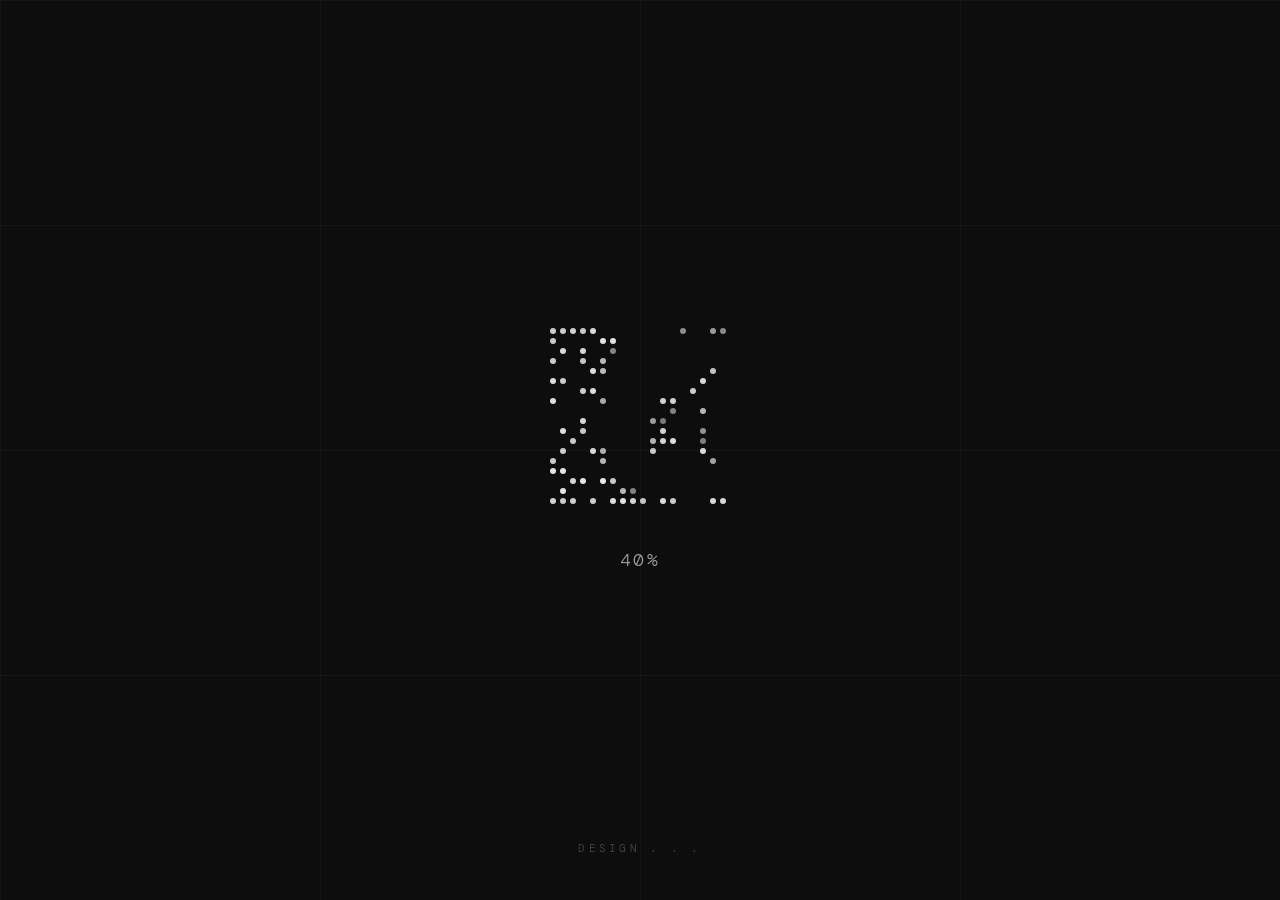
<file: index.html>
<!DOCTYPE html>
<html lang="fr">
<head>
<meta charset="UTF-8">
<meta name="viewport" content="width=device-width,initial-scale=1.0">
<title>Vertex Link</title>
<link href="https://fonts.googleapis.com/css2?family=DM+Mono:wght@300;400&family=Syne:wght@800&display=swap" rel="stylesheet">
<style>
*,*::before,*::after{margin:0;padding:0;box-sizing:border-box}
html,body{width:100%;height:100%;overflow:hidden;background:#0d0d0d;}
*{cursor:none!important;}

/* Grille de fond */
body::before{
  content:'';
  position:fixed;inset:0;
  background-image:
    linear-gradient(rgba(255,255,255,.035) 1px, transparent 1px),
    linear-gradient(90deg, rgba(255,255,255,.035) 1px, transparent 1px);
  background-size:25vw 25vh;
  pointer-events:none;
  z-index:0;
}

#loader{
  position:fixed;inset:0;z-index:10;
  display:flex;flex-direction:column;
  align-items:center;justify-content:center;
  gap:2.5rem;
  transition:opacity 1.2s cubic-bezier(.16,1,.3,1);
}
#loader.exit{opacity:0;pointer-events:none;}

canvas{
  opacity:0;
  transition:opacity .4s ease;
  image-rendering:pixelated;
}
canvas.on{opacity:1;}

#pct{
  font-family:'DM Mono',monospace;
  font-weight:300;
  font-size:clamp(.9rem,2vw,1.15rem);
  letter-spacing:.12em;
  color:rgba(255,255,255,.6);
  opacity:0;
  transition:opacity .5s ease .2s;
  min-width:4ch;
  text-align:center;
}
#pct.on{opacity:1;}

#label{
  position:fixed;
  bottom:clamp(2rem,5vh,3.5rem);
  left:50%;transform:translateX(-50%);
  font-family:'DM Mono',monospace;
  font-weight:300;
  font-size:clamp(.55rem,1vw,.68rem);
  letter-spacing:.3em;
  text-transform:uppercase;
  color:rgba(255,255,255,.25);
  opacity:0;
  transition:opacity .6s ease .4s;
  white-space:nowrap;
}
#label.on{opacity:1;}
</style>
</head>
<body>

<div id="loader">
  <canvas id="c" width="180" height="180"></canvas>
  <div id="pct">0%</div>
</div>
<div id="label">CHARGEMENT . . .</div>

<script>
(function(){
  const canvas = document.getElementById('c');
  const ctx = canvas.getContext('2d');
  const pctEl = document.getElementById('pct');
  const labelEl = document.getElementById('label');

  // Données pixels du logo (extraites depuis logo.png)
  const RAW = [[0, 0, 1.0], [1, 0, 1.0], [2, 0, 1.0], [3, 0, 1.0], [4, 0, 1.0], [5, 0, 0.99], [6, 0, 0.99], [7, 0, 1.0], [8, 0, 0.82], [9, 0, 0.61], [10, 0, 0.58], [11, 0, 0.58], [12, 0, 0.59], [13, 0, 0.59], [14, 0, 0.59], [15, 0, 0.59], [16, 0, 0.58], [17, 0, 0.58], [0, 1, 1.0], [1, 1, 1.0], [2, 1, 1.0], [3, 1, 1.0], [4, 1, 0.99], [5, 1, 0.99], [6, 1, 0.98], [7, 1, 0.47], [0, 2, 1.0], [1, 2, 1.0], [2, 2, 1.0], [3, 2, 1.0], [4, 2, 0.99], [5, 2, 1.0], [6, 2, 0.49], [0, 3, 1.0], [1, 3, 1.0], [2, 3, 1.0], [3, 3, 0.99], [4, 3, 1.0], [5, 3, 0.89], [0, 4, 1.0], [1, 4, 1.0], [2, 4, 1.0], [3, 4, 0.98], [4, 4, 1.0], [5, 4, 0.75], [15, 4, 0.47], [16, 4, 0.79], [0, 5, 1.0], [1, 5, 1.0], [2, 5, 1.0], [3, 5, 0.98], [4, 5, 1.0], [5, 5, 0.74], [13, 5, 0.49], [14, 5, 0.85], [15, 5, 1.0], [16, 5, 0.94], [0, 6, 1.0], [1, 6, 1.0], [2, 6, 1.0], [3, 6, 0.98], [4, 6, 1.0], [5, 6, 0.74], [11, 6, 0.5], [12, 6, 0.88], [13, 6, 1.0], [14, 6, 1.0], [15, 6, 0.96], [16, 6, 0.4], [0, 7, 1.0], [1, 7, 1.0], [2, 7, 1.0], [3, 7, 0.98], [4, 7, 1.0], [5, 7, 0.74], [10, 7, 0.57], [11, 7, 1.0], [12, 7, 1.0], [13, 7, 0.94], [14, 7, 0.57], [0, 8, 1.0], [1, 8, 1.0], [2, 8, 1.0], [3, 8, 0.98], [4, 8, 1.0], [5, 8, 0.74], [10, 8, 0.89], [11, 8, 0.96], [12, 8, 0.53], [15, 8, 0.81], [16, 8, 0.98], [0, 9, 1.0], [1, 9, 1.0], [2, 9, 1.0], [3, 9, 0.98], [4, 9, 1.0], [5, 9, 0.74], [10, 9, 0.63], [11, 9, 0.45], [13, 9, 0.83], [14, 9, 1.0], [15, 9, 1.0], [16, 9, 0.74], [0, 10, 1.0], [1, 10, 1.0], [2, 10, 1.0], [3, 10, 0.98], [4, 10, 1.0], [5, 10, 0.74], [11, 10, 0.87], [12, 10, 1.0], [13, 10, 1.0], [14, 10, 0.95], [15, 10, 0.6], [0, 11, 1.0], [1, 11, 1.0], [2, 11, 1.0], [3, 11, 0.98], [4, 11, 1.0], [5, 11, 0.74], [10, 11, 0.78], [11, 11, 1.0], [12, 11, 0.95], [13, 11, 0.62], [15, 11, 0.41], [16, 11, 0.76], [0, 12, 1.0], [1, 12, 1.0], [2, 12, 1.0], [3, 12, 0.98], [4, 12, 1.0], [5, 12, 0.73], [10, 12, 0.87], [11, 12, 0.73], [15, 12, 1.0], [16, 12, 1.0], [0, 13, 1.0], [1, 13, 1.0], [2, 13, 1.0], [3, 13, 0.99], [4, 13, 1.0], [5, 13, 0.81], [16, 13, 0.64], [0, 14, 1.0], [1, 14, 1.0], [2, 14, 1.0], [3, 14, 1.0], [4, 14, 0.99], [5, 14, 0.98], [0, 15, 1.0], [1, 15, 1.0], [2, 15, 0.99], [3, 15, 1.0], [4, 15, 0.98], [5, 15, 1.0], [6, 15, 0.83], [0, 16, 1.0], [1, 16, 1.0], [2, 16, 0.99], [3, 16, 1.0], [4, 16, 1.0], [5, 16, 0.99], [6, 16, 1.0], [7, 16, 0.89], [8, 16, 0.48], [0, 17, 1.0], [1, 17, 1.0], [2, 17, 1.0], [3, 17, 1.0], [4, 17, 1.0], [5, 17, 1.0], [6, 17, 0.99], [7, 17, 1.0], [8, 17, 1.0], [9, 17, 1.0], [10, 17, 1.0], [11, 17, 1.0], [12, 17, 1.0], [13, 17, 1.0], [14, 17, 1.0], [15, 17, 1.0], [16, 17, 1.0], [17, 17, 1.0]];

  // Taille du canvas et des points
  const SIZE = 180;
  const GRID = 18;
  const DOT = 6;    // taille du point
  const GAP = 4;    // espace entre points
  const STEP = DOT + GAP;
  const OFFSET = (SIZE - GRID * STEP) / 2;

  // Préparer les dots avec position canvas
  const dots = RAW.map(([gx, gy, b]) => ({
    cx: OFFSET + gx * STEP + DOT/2,
    cy: OFFSET + gy * STEP + DOT/2,
    b,
    alpha: 0,
    targetAlpha: 0.2 + b * 0.7,
  }));

  // Ordre d'apparition aléatoire
  const order = [...dots].sort(() => Math.random() - 0.5);

  canvas.classList.add('on');

  // Apparition éléments UI
  setTimeout(() => {
    pctEl.classList.add('on');
    labelEl.classList.add('on');
  }, 150);

  // Compteur progression
  let cur = 0;
  const dur = 3200;
  const start = performance.now();
  const msgs = [
    {at:0,  t:'CHARGEMENT . . .'},
    {at:35, t:'DESIGN . . .'},
    {at:70, t:'OPTIMISATION . . .'},
    {at:95, t:'PRÊT . . .'}
  ];
  function ease(t){return t<.5?2*t*t:(4-2*t)*t-1;}

  let dotProgress = 0; // combien de dots sont apparus

  function draw(){
    ctx.clearRect(0, 0, SIZE, SIZE);
    dots.forEach(d => {
      if(d.alpha <= 0) return;
      ctx.beginPath();
      ctx.arc(d.cx, d.cy, DOT/2, 0, Math.PI*2);
      ctx.fillStyle = `rgba(255,255,255,${d.alpha.toFixed(3)})`;
      ctx.fill();
    });
  }

  function tick(now){
    const raw = Math.min((now - start) / dur, 1);
    const p = raw < .88 ? ease(raw/.88)*.97 : raw < .96 ? .97 : .97+(raw-.96)/.04*.03;
    const v = Math.round(p * 100);

    // Sync dots avec progression
    const targetDots = Math.floor(p * dots.length);
    while(dotProgress < targetDots){
      order[dotProgress].alpha = order[dotProgress].targetAlpha;
      dotProgress++;
    }

    // Légère scintillation sur les dots déjà apparus
    dots.forEach(d => {
      if(d.alpha > 0){
        d.alpha = d.targetAlpha * (0.85 + Math.random() * 0.15);
      }
    });

    draw();

    if(v !== cur){
      cur = v;
      pctEl.textContent = v + '%';
      const m = msgs.filter(m => v >= m.at).pop();
      if(m) labelEl.textContent = m.t;
    }

    if(raw < 1){
      requestAnimationFrame(tick);
    } else {
      // Tous les dots au max, stabiliser
      dots.forEach(d => d.alpha = d.targetAlpha);
      draw();
      setTimeout(exit, 500);
    }
  }

  requestAnimationFrame(tick);

  function exit(){
    document.getElementById('loader').classList.add('exit');
    labelEl.style.transition = 'opacity .8s ease';
    labelEl.style.opacity = '0';
    setTimeout(() => window.location.href = 'home.html', 1200);
  }
})();
</script>
</body>
</html>
</file>
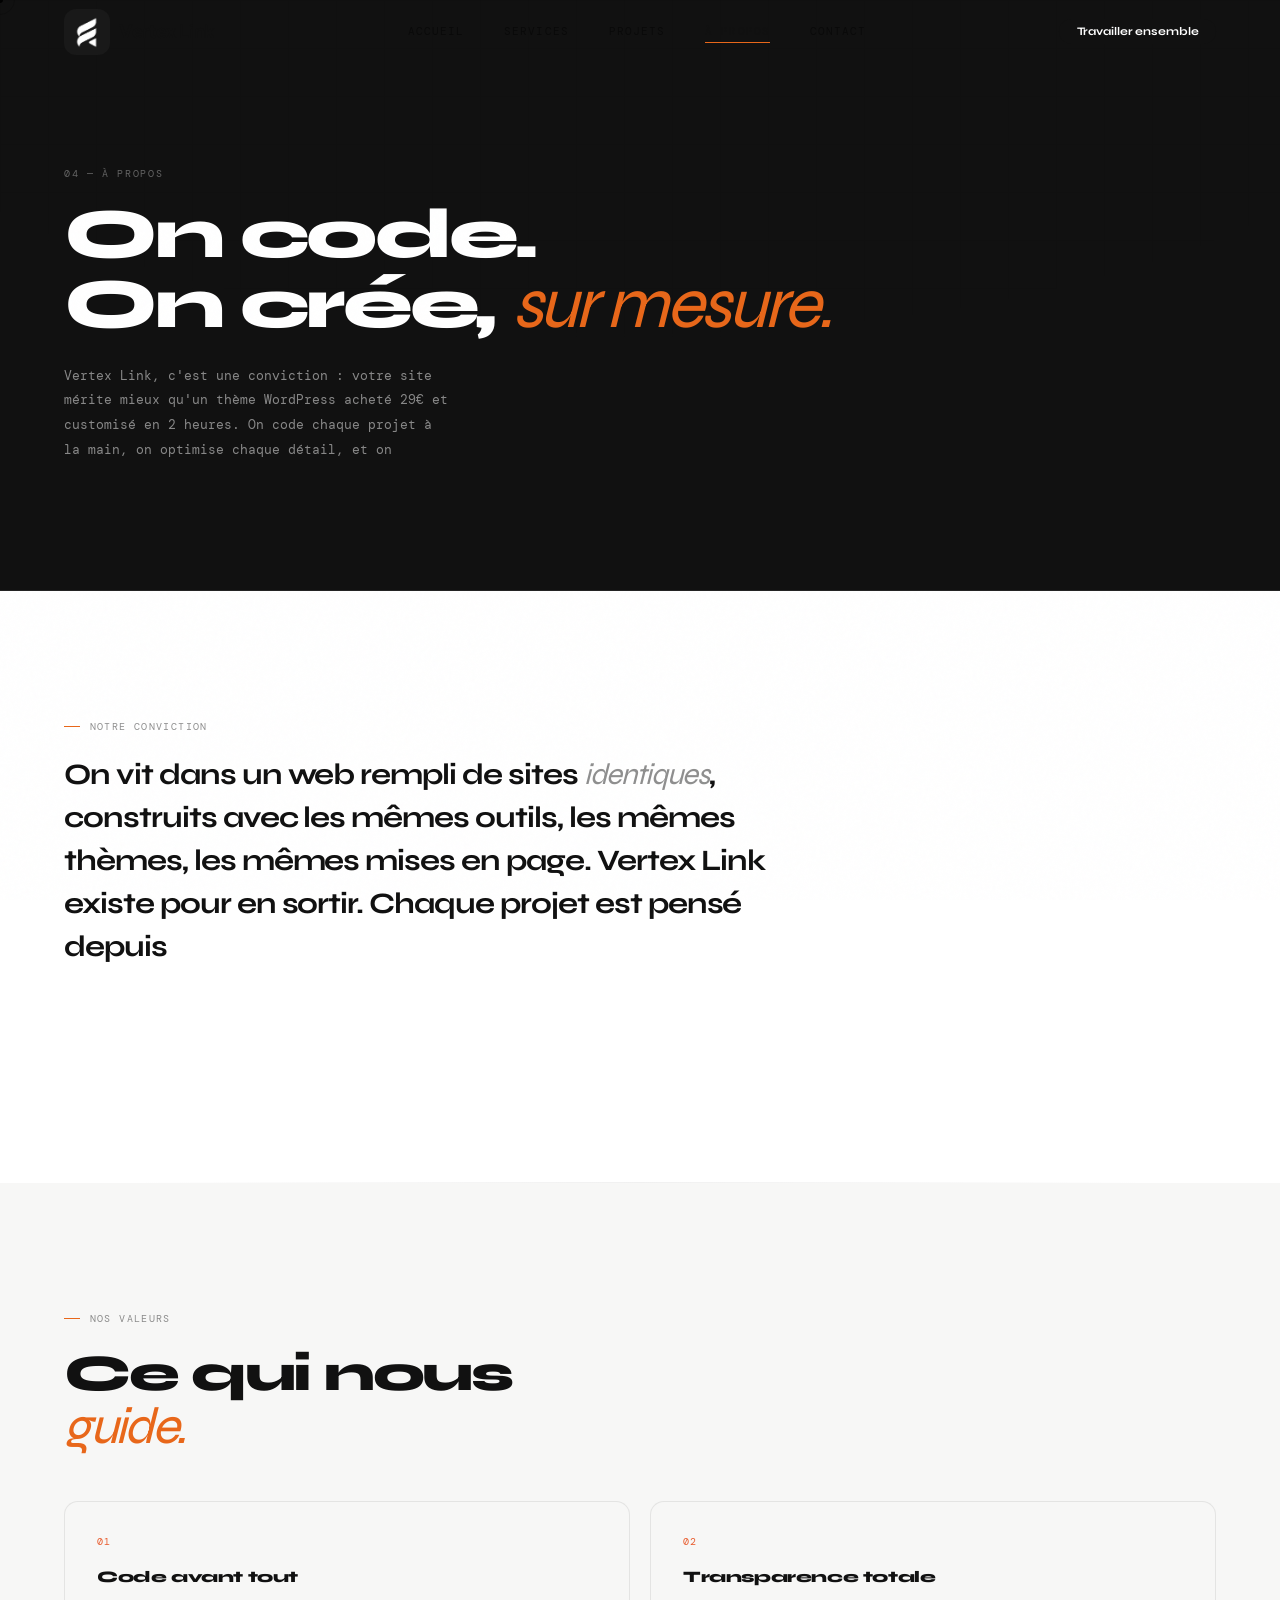
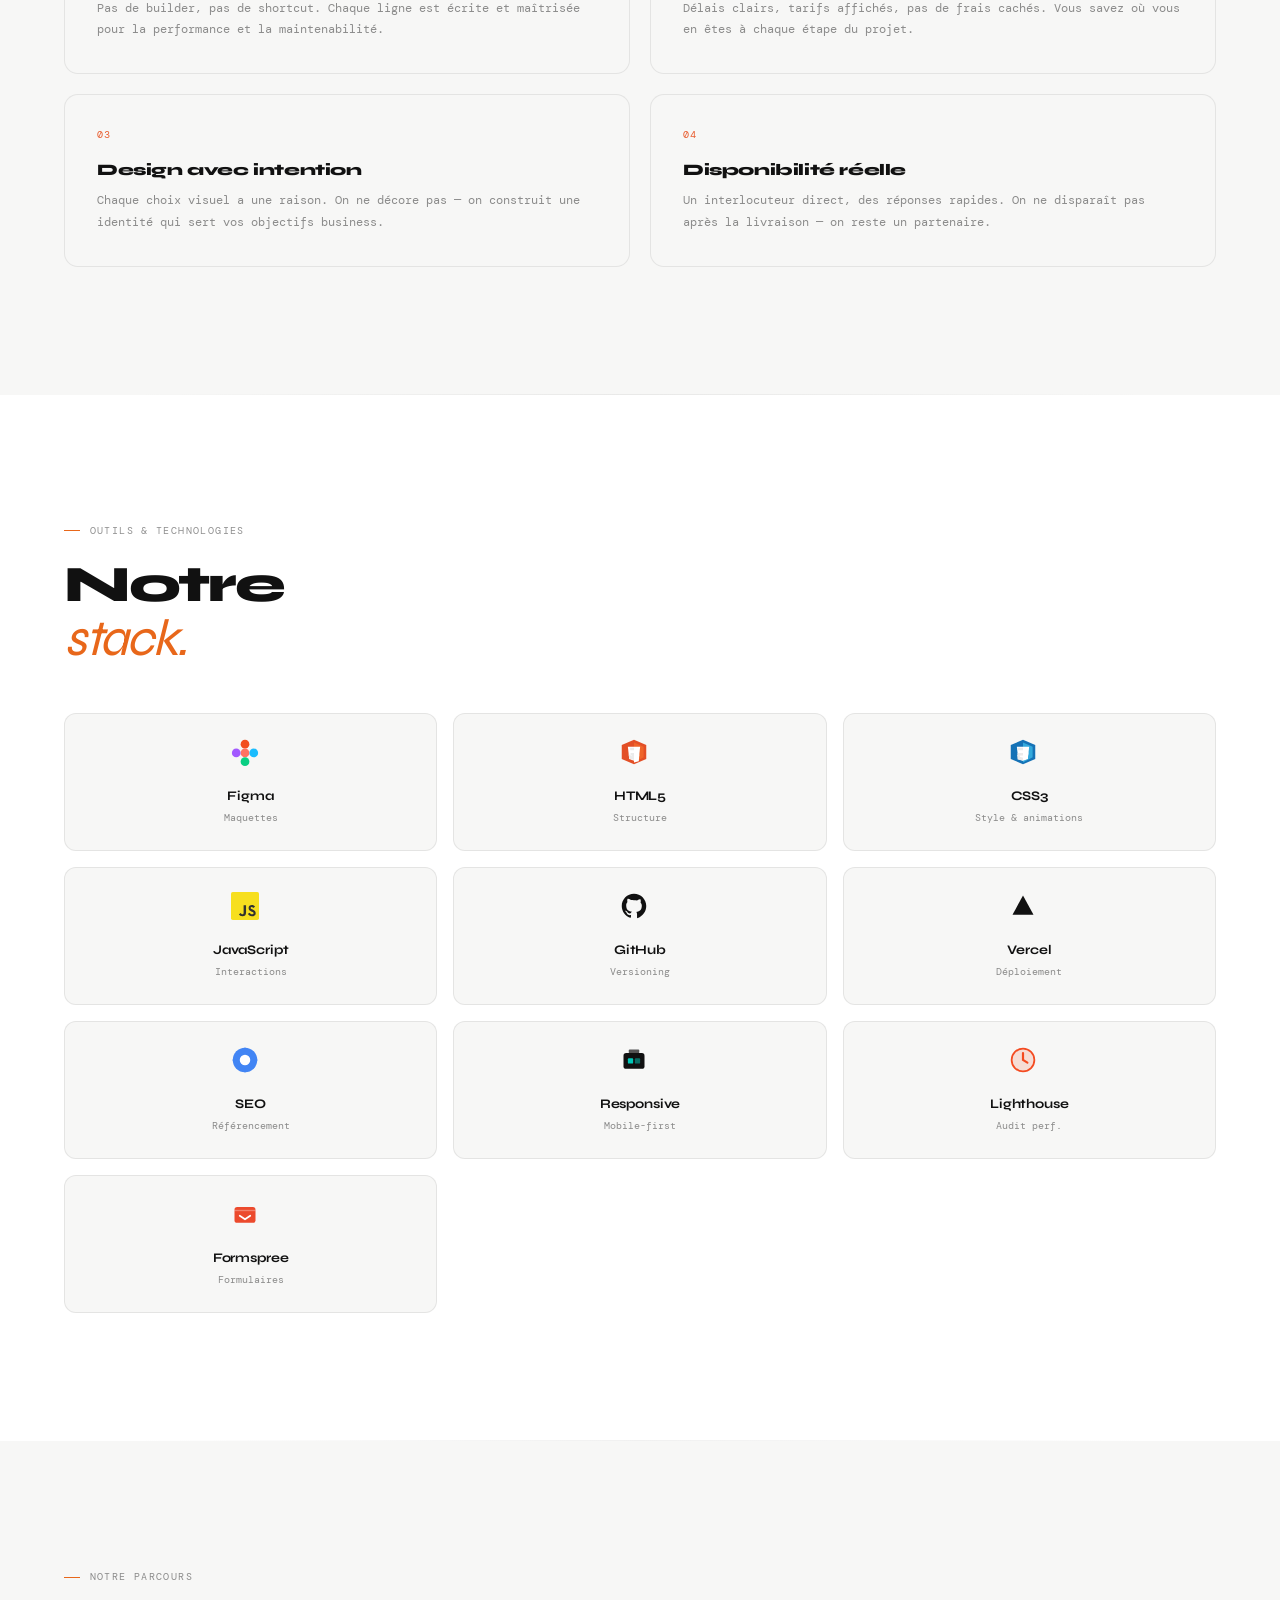
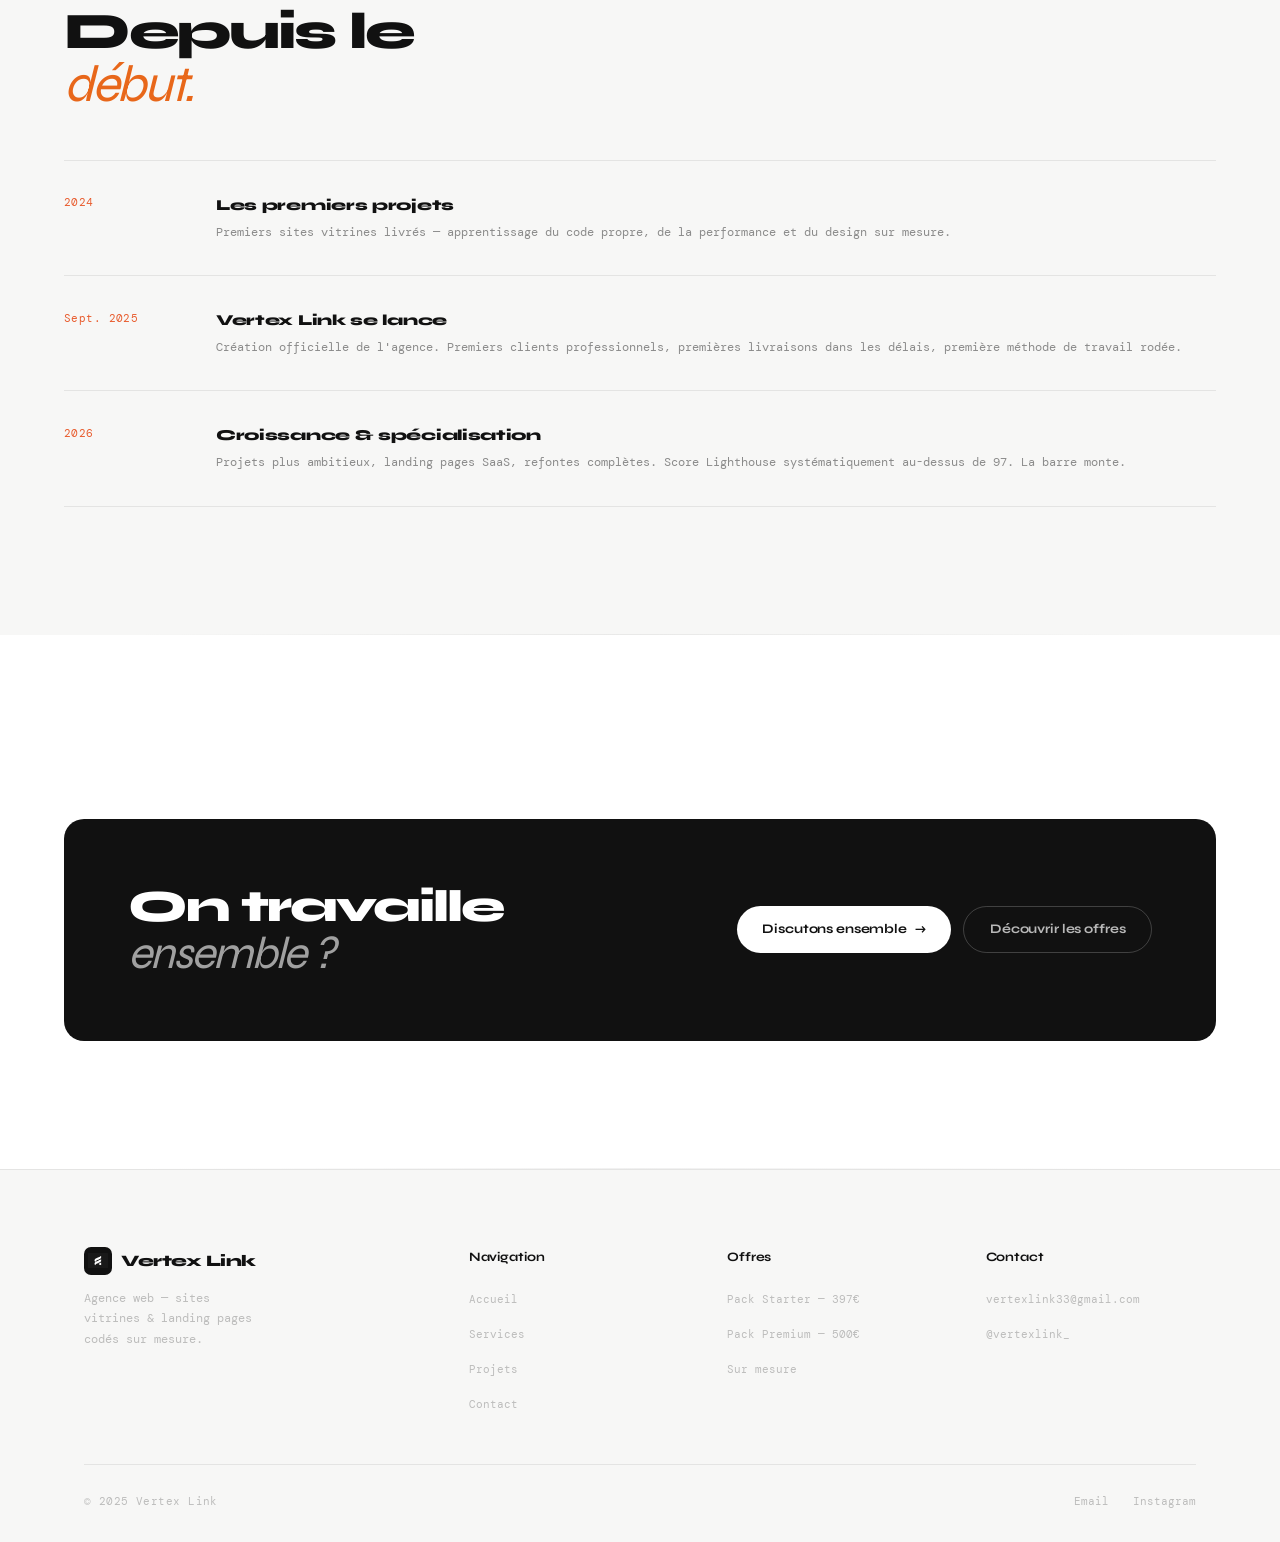
<file: a-propos.html>
<!DOCTYPE html>
<html lang="fr">
<head>
<meta charset="UTF-8">
<meta property="og:type" content="website">
<meta property="og:title" content="À propos — Vertex Link">
<meta property="og:description" content="Agence web fondée en 2025, spécialisée dans le code sur-mesure sans template.">
<meta property="og:site_name" content="Vertex Link">
<meta name="twitter:card" content="summary">
<meta name="twitter:title" content="À propos — Vertex Link">
<link rel="icon" type="image/png" href="logo.png">
<meta name="viewport" content="width=device-width,initial-scale=1.0">
<meta name="description" content="À propos de Vertex Link — Agence web, notre approche, nos valeurs, notre stack.">
<title>À propos — Vertex Link</title>
<link href="https://fonts.googleapis.com/css2?family=DM+Mono:ital,wght@0,300;0,400;1,300&family=Inter:wght@600;700&family=Syne:wght@700;800&display=swap" rel="stylesheet">
<link rel="stylesheet" href="style.css">
<style>
.manifesto { font-family:var(--f-d); font-weight:700; font-size:clamp(1.2rem,2.5vw,1.85rem); letter-spacing:-.035em; line-height:1.45; color:#111; max-width:760px; }
.manifesto em { font-style:italic; font-weight:400; color:var(--muted); }

.values-grid { display:grid; grid-template-columns:repeat(2,1fr); gap:1.25rem; margin-top:3rem; }
.value-item { background:var(--bg2); border:1px solid var(--border); border-radius:14px; padding:2rem; opacity:0; transform:translateY(14px); transition:opacity .6s var(--ease),transform .6s var(--ease),border-color .2s; }
.value-item.on { opacity:1; transform:none; }
.value-item:nth-child(2).on { transition-delay:.08s; }
.value-item:nth-child(3).on { transition-delay:.16s; }
.value-item:nth-child(4).on { transition-delay:.24s; }
.value-item:hover { border-color:rgba(0,0,0,.18); }
.value-num { font-family:var(--f-m); font-size:.62rem; letter-spacing:.1em; color:#e85c2e; margin-bottom:.875rem; display:block; }
.value-title { font-family:var(--f-d); font-weight:800; font-size:1rem; letter-spacing:-.025em; color:#111; margin-bottom:.5rem; }
.value-desc { font-family:var(--f-m); font-size:.76rem; color:var(--muted); line-height:1.78; }

.stack-grid { display:grid; grid-template-columns:repeat(3,1fr); gap:1rem; margin-top:3rem; }
.stack-item { background:var(--bg2); border:1px solid var(--border); border-radius:12px; padding:1.5rem 1rem; text-align:center; opacity:0; transform:translateY(10px); transition:opacity .5s var(--ease),transform .5s var(--ease),border-color .2s,background .2s; }
.stack-item.on { opacity:1; transform:none; }
.stack-item:hover { border-color:rgba(0,0,0,.15); background:#fff; }
.stack-icon { display:flex; align-items:center; justify-content:center; width:40px; height:40px; margin:0 auto 1rem; }
.stack-icon svg { width:28px; height:28px; }
.stack-name { font-family:var(--f-d); font-weight:700; font-size:.82rem; letter-spacing:-.02em; color:#111; margin-bottom:.2rem; }
.stack-role { font-family:var(--f-m); font-size:.68rem; color:var(--muted); }
.stack-icon { font-size:1.4rem; margin-bottom:.5rem; display:block; }
.stack-name { font-family:var(--f-d); font-weight:700; font-size:.82rem; letter-spacing:-.01em; color:#111; }
.stack-role { font-family:var(--f-m); font-size:.62rem; color:var(--muted); margin-top:.2rem; }

.timeline { display:flex; flex-direction:column; gap:0; margin-top:3rem; }
.tl-item { display:grid; grid-template-columns:120px 1fr; gap:2rem; padding:2rem 0; border-bottom:1px solid var(--border); opacity:0; transform:translateX(-16px); transition:opacity .6s var(--ease),transform .6s var(--ease); }
.tl-item:first-child { border-top:1px solid var(--border); }
.tl-item.on { opacity:1; transform:none; }
.tl-date { font-family:var(--f-m); font-size:.68rem; color:#e85c2e; letter-spacing:.04em; padding-top:.1rem; }
.tl-title { font-family:var(--f-d); font-weight:800; font-size:.95rem; letter-spacing:-.02em; color:#111; margin-bottom:.3rem; }
.tl-desc { font-family:var(--f-m); font-size:.76rem; color:var(--muted); line-height:1.75; }

/* CTA band */
.cta-band { background:#111; border-radius:20px; padding:clamp(3rem,5vw,5rem); display:flex; align-items:center; justify-content:space-between; gap:2rem; flex-wrap:wrap; margin-top:3.5rem; }
.cta-band__h { font-family:var(--f-d); font-weight:800; font-size:clamp(1.6rem,3.5vw,2.8rem); letter-spacing:-.045em; line-height:1.05; color:#fff; }
.cta-band__h em { font-style:italic; font-weight:400; opacity:.6; }
.cta-band__btns { display:flex; gap:.75rem; flex-shrink:0; }
.btn--white { background:#fff; color:#111; }
.btn--white:hover { box-shadow:0 6px 24px rgba(255,255,255,.2); }
.btn--wt { background:transparent; color:rgba(255,255,255,.7); border:1.5px solid rgba(255,255,255,.2); }
.btn--wt:hover { border-color:rgba(255,255,255,.6); color:#fff; }

@media(max-width:768px){ .values-grid{grid-template-columns:1fr} .stack-grid{grid-template-columns:repeat(2,1fr)} .tl-item{grid-template-columns:80px 1fr;gap:1rem} .cta-band{flex-direction:column;text-align:center} }
@media(max-width:480px){ .stack-grid{grid-template-columns:1fr 1fr} }

/* ── ANIMATIONS EXTRA A-PROPOS ── */
.manifesto { opacity:0; transform:translateY(20px); transition:opacity .8s cubic-bezier(.16,1,.3,1),transform .8s cubic-bezier(.16,1,.3,1); }
.manifesto.on { opacity:1; transform:none; }
.tl-item { opacity:0; transform:translateX(-14px); transition:opacity .6s cubic-bezier(.16,1,.3,1),transform .6s cubic-bezier(.16,1,.3,1); }
.tl-item.on { opacity:1; transform:none; }
.tl-item:nth-child(2).on { transition-delay:.1s; }
.tl-item:nth-child(3).on { transition-delay:.2s; }
.tl-title { transition:transform .3s cubic-bezier(.16,1,.3,1); }
.tl-item:hover .tl-title { transform:translateX(5px); }
</style>
</head>
<body>
<div id="vl-cursor"></div><div id="vl-ring"></div><div id="vl-prog"></div>

<header class="nav nav--dark" id="main-nav">
  <div class="nav__inner">
    <a href="home.html" class="nav__logo"><img src="logo.png" alt="VL" style="width:46px;height:46px;object-fit:cover;border-radius:12px;display:block;"><span class="nav__logo-txt" >Vertex Link</span></a>
    <nav class="nav__links">
      <a href="home.html" class="nav__link">Accueil</a>
      <a href="services.html" class="nav__link">Services</a>
      <a href="portfolio.html" class="nav__link">Projets</a>
      <a href="a-propos.html" class="nav__link active">À propos</a>
      <a href="contact.html" class="nav__link">Contact</a>
    </nav>
    <a href="contact.html" class="nav__cta">Travailler ensemble</a>
    <button class="nav__burger" aria-label="Menu"><span></span><span></span><span></span></button>
  </div>
</header>
<nav class="mobile-nav">
  <a href="home.html">Accueil</a><a href="services.html">Services</a><a href="portfolio.html">Projets</a><a href="a-propos.html">À propos</a><a href="contact.html">Contact</a>
  <a href="contact.html" class="m-cta">Réserver un appel →</a>
</nav>

<div class="page-hero" style="background:#111;border-bottom-color:rgba(255,255,255,.08);">
  <div class="page-hero__inner">
    <span class="page-hero__num" style="color:rgba(255,255,255,.35);">04 — À propos</span>
    <h1 class="page-hero__h1" style="color:#fff;">
          <span class="split-wrap"><span class="split-line">On code.</span></span><span class="split-wrap"><span class="split-line">On crée, <em>sur mesure.</em></span></span>
        </h1>
    <p class="page-hero__p" data-words style="color:rgba(255,255,255,.5);">Vertex Link, c'est une conviction : votre site mérite mieux qu'un thème WordPress acheté 29€ et customisé en 2 heures. On code chaque projet à la main, on optimise chaque détail, et on livre dans les délais — parce que votre temps est aussi précieux que le nôtre.</p>
  </div>
</div>

<main>

<!-- MANIFESTO -->
<section class="section">
  <div class="section__inner">
    <p class="eyebrow">Notre conviction</p>
    <p class="manifesto" data-words>On vit dans un web rempli de sites <em>identiques</em>, construits avec les mêmes outils, les mêmes thèmes, les mêmes mises en page. Vertex Link existe pour en sortir. Chaque projet est pensé depuis zéro — code, design, contenu — pour que votre entreprise soit <em>reconnaissable</em> et que votre site <em>travaille pour vous.</em></p>
  </div>
</section>

<!-- VALEURS -->
<section class="section section--alt">
  <div class="section__inner">
    <p class="eyebrow">Nos valeurs</p>
    <h2 class="h2">Ce qui nous<br><em>guide.</em></h2>
    <div class="values-grid">
      <div class="value-item"><span class="value-num">01</span><div class="value-title">Code avant tout</div><p class="value-desc">Pas de builder, pas de shortcut. Chaque ligne est écrite et maîtrisée pour la performance et la maintenabilité.</p></div>
      <div class="value-item"><span class="value-num">02</span><div class="value-title">Transparence totale</div><p class="value-desc">Délais clairs, tarifs affichés, pas de frais cachés. Vous savez où vous en êtes à chaque étape du projet.</p></div>
      <div class="value-item"><span class="value-num">03</span><div class="value-title">Design avec intention</div><p class="value-desc">Chaque choix visuel a une raison. On ne décore pas — on construit une identité qui sert vos objectifs business.</p></div>
      <div class="value-item"><span class="value-num">04</span><div class="value-title">Disponibilité réelle</div><p class="value-desc">Un interlocuteur direct, des réponses rapides. On ne disparaît pas après la livraison — on reste un partenaire.</p></div>
    </div>
  </div>
</section>

<!-- STACK -->
<section class="section">
  <div class="section__inner">
    <p class="eyebrow">Outils &amp; technologies</p>
    <h2 class="h2">Notre<br><em>stack.</em></h2>
    <div class="stack-grid">
      <div class="stack-item">
        <div class="stack-icon"><svg viewBox="0 0 32 32" fill="none"><rect x="11" y="2" width="10" height="10" rx="5" fill="#F24E1E"/><rect x="11" y="12" width="10" height="10" rx="5" fill="#FF7262"/><rect x="11" y="22" width="10" height="10" rx="5" fill="#0ACF83"/><rect x="1" y="12" width="10" height="10" rx="5" fill="#A259FF"/><circle cx="26" cy="17" r="5" fill="#1ABCFE"/></svg></div>
        <div class="stack-name">Figma</div><div class="stack-role">Maquettes</div>
      </div>
      <div class="stack-item">
        <div class="stack-icon"><svg viewBox="0 0 32 32" fill="none"><polygon points="16,2 30,8 30,24 16,30 2,24 2,8" fill="#E34F26"/><polygon points="16,5 27,10 27,22 16,28" fill="#EF652A"/><path d="M9 10l1.5 14L16 26l5.5-2 1.5-14z" fill="#fff"/><path d="M16 11h-4.5l.3 3H16v3h-4l.3 3.5L16 22v3l-5.5-1.5L10 19h3l.2 2 2.8.8V11z" fill="#EBEBEB"/><path d="M16 11v3h4.2l-.3 3H16v3h3.7l-.5 3.5L16 25v3l5.5-1.5L22 19h-3l.2-2L16 11z" fill="#fff"/></svg></div>
        <div class="stack-name">HTML5</div><div class="stack-role">Structure</div>
      </div>
      <div class="stack-item">
        <div class="stack-icon"><svg viewBox="0 0 32 32" fill="none"><polygon points="16,2 30,8 30,24 16,30 2,24 2,8" fill="#1572B6"/><polygon points="16,5 27,10 27,22 16,28" fill="#33A9DC"/><path d="M9 10l1.5 14L16 26l5.5-2 1.5-14z" fill="#fff"/><path d="M16 22.5l-3.5-1-.2-2.5h-3l.5 5.5L16 26v-3.5z" fill="#EBEBEB"/><path d="M16 17h3.5l-.3 4-3.2.9V25l5.5-1.5.5-7H16v.5z" fill="#fff"/><path d="M16 11H9.5l.3 3H16v-3zM16 17H9.8l.3 3H16v-3z" fill="#EBEBEB"/><path d="M16 11v3h6.2l-.3-3zM16 17v3h3.5l-.2 2.5-3.3.9V25l5.5-1.5.5-7H16z" fill="#fff"/></svg></div>
        <div class="stack-name">CSS3</div><div class="stack-role">Style & animations</div>
      </div>
      <div class="stack-item">
        <div class="stack-icon"><svg viewBox="0 0 32 32" fill="none"><rect width="32" height="32" rx="2" fill="#F7DF1E"/><path d="M9 25.5l2.3-1.4c.4.8.8 1.4 1.7 1.4.9 0 1.4-.3 1.4-1.7V15h2.8v8.8c0 2.8-1.6 4-4 4-2.2 0-3.4-1.1-4.2-2.3zM19 25.2l2.3-1.4c.6 1 1.3 1.7 2.7 1.7 1.1 0 1.8-.6 1.8-1.3 0-.9-.7-1.2-1.9-1.7l-.7-.3c-1.9-.8-3.1-1.8-3.1-3.9 0-1.9 1.5-3.4 3.8-3.4 1.6 0 2.8.6 3.6 2l-2.2 1.4c-.4-.8-1-1.1-1.6-1.1-.7 0-1.2.4-1.2 1.1 0 .7.5 1 1.6 1.5l.7.3c2.2 1 3.4 1.9 3.4 4.1 0 2.3-1.8 3.6-4.2 3.6-2.4 0-3.9-1.2-4.7-2.6z" fill="#323330"/></svg></div>
        <div class="stack-name">JavaScript</div><div class="stack-role">Interactions</div>
      </div>
      <div class="stack-item">
        <div class="stack-icon"><svg viewBox="0 0 32 32" fill="none"><path fill-rule="evenodd" clip-rule="evenodd" d="M16 2C8.27 2 2 8.27 2 16c0 6.19 4.01 11.43 9.57 13.29.7.13.96-.3.96-.67v-2.34c-3.9.85-4.72-1.88-4.72-1.88-.64-1.62-1.56-2.05-1.56-2.05-1.27-.87.1-.85.1-.85 1.41.1 2.15 1.44 2.15 1.44 1.25 2.14 3.28 1.52 4.08 1.16.13-.9.49-1.52.89-1.87-3.11-.35-6.38-1.56-6.38-6.93 0-1.53.55-2.78 1.44-3.76-.14-.35-.62-1.78.14-3.71 0 0 1.17-.37 3.85 1.43A13.4 13.4 0 0116 9.3c1.19.01 2.39.16 3.51.47 2.67-1.8 3.84-1.43 3.84-1.43.76 1.93.28 3.36.14 3.71.9.98 1.44 2.23 1.44 3.76 0 5.38-3.28 6.57-6.4 6.92.5.43.95 1.29.95 2.6v3.85c0 .37.25.81.96.67C25.99 27.43 30 22.19 30 16 30 8.27 23.73 2 16 2z" fill="#111"/></svg></div>
        <div class="stack-name">GitHub</div><div class="stack-role">Versioning</div>
      </div>
      <div class="stack-item">
        <div class="stack-icon"><svg viewBox="0 0 32 32" fill="none"><path d="M16 4L28 26H4L16 4Z" fill="#111"/></svg></div>
        <div class="stack-name">Vercel</div><div class="stack-role">Déploiement</div>
      </div>
      <div class="stack-item">
        <div class="stack-icon"><svg viewBox="0 0 32 32" fill="none"><circle cx="16" cy="16" r="14" fill="#4285F4"/><circle cx="16" cy="16" r="6" fill="#fff"/><path d="M16 2v4M16 26v4M2 16h4M26 16h4M6.3 6.3l2.8 2.8M22.9 22.9l2.8 2.8M6.3 25.7l2.8-2.8M22.9 9.1l2.8-2.8" stroke="#4285F4" stroke-width="2"/></svg></div>
        <div class="stack-name">SEO</div><div class="stack-role">Référencement</div>
      </div>
      <div class="stack-item">
        <div class="stack-icon"><svg viewBox="0 0 32 32" fill="none"><rect x="4" y="8" width="24" height="18" rx="3" fill="#111"/><rect x="10" y="4" width="12" height="4" rx="1" fill="#555"/><rect x="9" y="14" width="6" height="6" rx="1" fill="#00C7B7"/><rect x="17" y="14" width="6" height="6" rx="1" fill="#00C7B7" opacity=".5"/></svg></div>
        <div class="stack-name">Responsive</div><div class="stack-role">Mobile-first</div>
      </div>
      <div class="stack-item">
        <div class="stack-icon"><svg viewBox="0 0 32 32" fill="none"><circle cx="16" cy="16" r="13" fill="#F44B21" opacity=".15"/><circle cx="16" cy="16" r="13" stroke="#F44B21" stroke-width="2" fill="none"/><path d="M16 8v8l5 3" stroke="#F44B21" stroke-width="2.5" stroke-linecap="round"/></svg></div>
        <div class="stack-name">Lighthouse</div><div class="stack-role">Audit perf.</div>
      </div>
      <div class="stack-item">
        <div class="stack-icon"><svg viewBox="0 0 32 32" fill="none"><rect x="4" y="8" width="24" height="18" rx="3" fill="#EC4A2D"/><path d="M4 12h24" stroke="#fff" stroke-width="1.5" opacity=".3"/><path d="M10 18l6 4 6-4" stroke="#fff" stroke-width="2" stroke-linecap="round" stroke-linejoin="round" fill="none"/></svg></div>
        <div class="stack-name">Formspree</div><div class="stack-role">Formulaires</div>
      </div>
    </div>
  </div>
</section>

<!-- TIMELINE -->
<section class="section section--alt">
  <div class="section__inner">
    <p class="eyebrow">Notre parcours</p>
    <h2 class="h2">Depuis le<br><em>début.</em></h2>
    <div class="timeline">
      <div class="tl-item"><span class="tl-date">2024</span><div><div class="tl-title">Les premiers projets</div><p class="tl-desc">Premiers sites vitrines livrés — apprentissage du code propre, de la performance et du design sur mesure.</p></div></div>
      <div class="tl-item"><span class="tl-date">Sept. 2025</span><div><div class="tl-title">Vertex Link se lance</div><p class="tl-desc">Création officielle de l'agence. Premiers clients professionnels, premières livraisons dans les délais, première méthode de travail rodée.</p></div></div>
      <div class="tl-item"><span class="tl-date">2026</span><div><div class="tl-title">Croissance &amp; spécialisation</div><p class="tl-desc">Projets plus ambitieux, landing pages SaaS, refontes complètes. Score Lighthouse systématiquement au-dessus de 97. La barre monte.</p></div></div>
    </div>
  </div>
</section>

<!-- CTA -->
<section class="section">
  <div class="section__inner">
    <div class="cta-band" data-r>
      <h2 class="cta-band__h">On travaille<br><em>ensemble ?</em></h2>
      <div class="cta-band__btns">
        <a href="contact.html" class="btn btn--white">Discutons ensemble <span class="arr">→</span></a>
        <a href="services.html" class="btn btn--wt">Découvrir les offres</a>
      </div>
    </div>
  </div>
</section>

</main>

<footer class="footer">
  <div class="footer__inner">
    <div class="footer__top">
      <div><div class="footer__logo"><img src="logo.png" alt="VL" style="width:28px;height:28px;object-fit:contain;background:#111;border-radius:7px;padding:4px;">Vertex Link</div><p class="footer__desc">Agence web — sites vitrines &amp; landing pages codés sur mesure.</p></div>
      <div class="footer__col"><h3 class="footer__col-title">Navigation</h3><ul><li><a href="home.html">Accueil</a></li><li><a href="services.html">Services</a></li><li><a href="portfolio.html">Projets</a></li><li><a href="contact.html">Contact</a></li></ul></div>
      <div class="footer__col"><h3 class="footer__col-title">Offres</h3><ul><li><a href="services.html">Pack Starter — 397€</a></li><li><a href="services.html">Pack Premium — 500€</a></li><li><a href="services.html">Sur mesure</a></li></ul></div>
      <div class="footer__col"><h3 class="footer__col-title">Contact</h3><ul><li><a href="mailto:vertexlink33@gmail.com">vertexlink33@gmail.com</a></li><li><a href="https://instagram.com/vertexlink_" target="_blank">@vertexlink_</a></li></ul></div>
    </div>
    <div class="footer__bottom"><p class="footer__copy">© 2025 Vertex Link</p><div class="footer__social"><a href="mailto:vertexlink33@gmail.com">Email</a><a href="https://instagram.com/vertexlink_" target="_blank">Instagram</a></div></div>
  </div>
</footer>

<script src="shared.js"></script>
<script>
(function(){
  const io=new IntersectionObserver(entries=>entries.forEach(e=>{ if(e.isIntersecting){e.target.classList.add('on');io.unobserve(e.target);} }),{threshold:.08});
  document.querySelectorAll('.eyebrow,.h2,.value-item,.stack-item,.tl-item,.manifesto,.cta-band').forEach(el=>io.observe(el));
  document.querySelectorAll('.stack-item').forEach((el,i)=>el.style.transitionDelay=(i*.05)+'s');
  document.querySelectorAll('.value-item').forEach((el,i)=>el.style.transitionDelay=(i*.08)+'s');
  document.querySelectorAll('.tl-item').forEach((el,i)=>el.style.transitionDelay=(i*.1)+'s');
  // Scramble sur les tl-titles
  const SC='ABCDEFGHIJKLMNOPQRSTUVWXYZ';
  document.querySelectorAll('.tl-title').forEach(el=>{
    const orig=el.textContent;
    el.closest('.tl-item').addEventListener('mouseenter',()=>{
      let i=0; clearInterval(el._sc);
      el._sc=setInterval(()=>{
        el.textContent=orig.split('').map((c,j)=>{ if(c===' ')return ' '; if(j<i)return orig[j]; return SC[Math.floor(Math.random()*SC.length)]; }).join('');
        i+=2; if(i>orig.length){ el.textContent=orig; clearInterval(el._sc); }
      },32);
    });
  });
})();
</script>
</body>
</html>
</file>
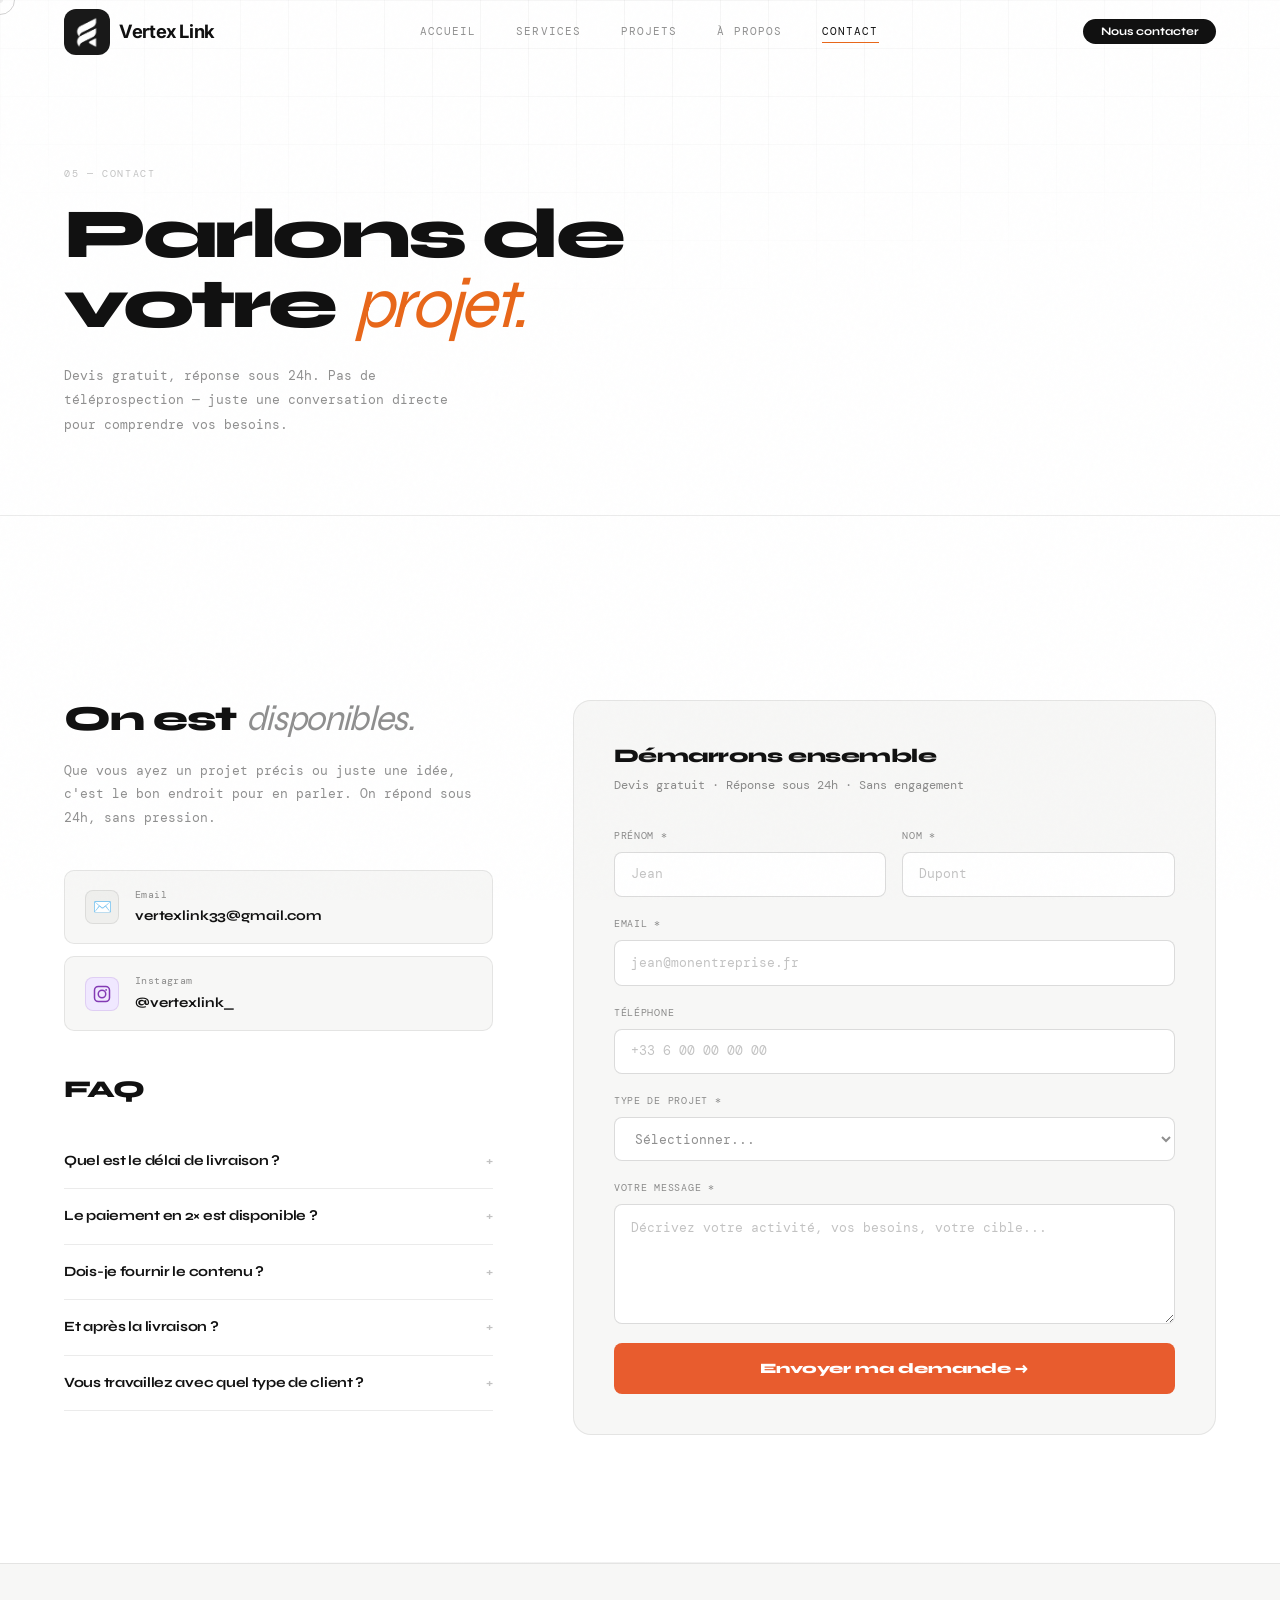
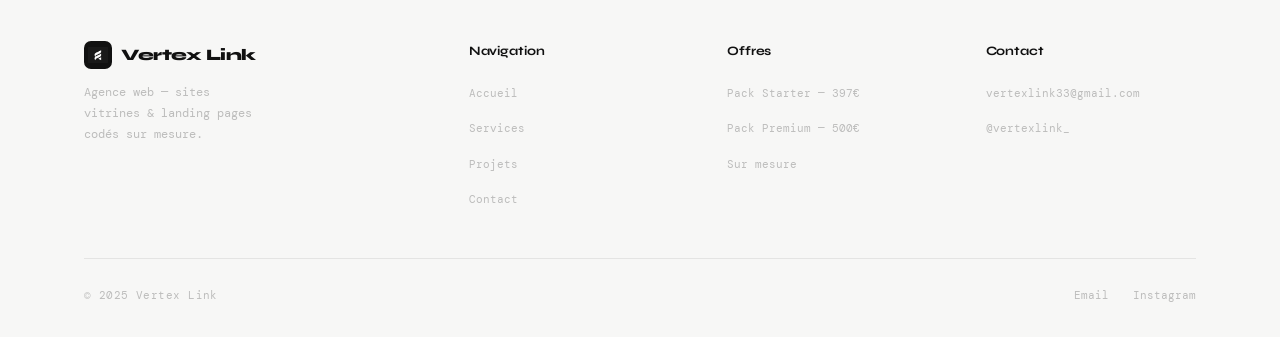
<file: contact.html>
<!DOCTYPE html>
<html lang="fr">
<head>
<meta charset="UTF-8">
<meta property="og:type" content="website">
<meta property="og:title" content="Contact — Vertex Link">
<meta property="og:description" content="Démarrez votre projet web. Réponse sous 24h, devis gratuit.">
<meta property="og:site_name" content="Vertex Link">
<meta name="twitter:card" content="summary">
<meta name="twitter:title" content="Contact — Vertex Link">
<link rel="icon" type="image/png" href="logo.png">
<meta name="viewport" content="width=device-width,initial-scale=1.0">
<meta name="description" content="Contact Vertex Link — Devis gratuit, réponse sous 24h. vertexlink33@gmail.com">
<title>Contact — Vertex Link</title>
<link href="https://fonts.googleapis.com/css2?family=DM+Mono:ital,wght@0,300;0,400;1,300&family=Inter:wght@600;700&family=Syne:wght@700;800&display=swap" rel="stylesheet">
<link rel="stylesheet" href="style.css">
<style>
.contact-grid { display:grid; grid-template-columns:1fr 1.5fr; gap:5rem; align-items:start; margin-top:3.5rem; }

.contact-info-title { font-family:var(--f-d); font-weight:800; font-size:clamp(1.5rem,3vw,2.2rem); letter-spacing:-.038em; line-height:1.1; color:#111; margin-bottom:1.25rem; }
.contact-info-title em { font-style:italic; font-weight:400; color:var(--muted); }
.contact-info-p { font-family:var(--f-m); font-size:.8rem; color:var(--muted); line-height:1.85; margin-bottom:2.5rem; }

.contact-links { display:flex; flex-direction:column; gap:.75rem; margin-bottom:2.5rem; }
.contact-link-item { display:flex; align-items:center; gap:1rem; padding:1rem 1.25rem; background:var(--bg2); border:1px solid var(--border); border-radius:10px; transition:border-color .2s,background .2s; color:inherit; }
.contact-link-item:hover { border-color:rgba(0,0,0,.2); background:var(--bg3); }
.cli-icon { width:34px; height:34px; border-radius:8px; background:var(--bg3); border:1px solid var(--border); display:flex; align-items:center; justify-content:center; font-size:.95rem; flex-shrink:0; }
.cli-label { font-family:var(--f-m); font-size:.64rem; color:var(--muted); letter-spacing:.04em; margin-bottom:.15rem; }
.cli-value { font-family:var(--f-d); font-weight:700; font-size:.86rem; letter-spacing:-.01em; color:#111; }

/* FAQ */
.faq-list { display:flex; flex-direction:column; margin-top:2.5rem; }
.faq-title { font-family:var(--f-d); font-weight:800; font-size:1.5rem; letter-spacing:-.04em; color:#111; margin-bottom:1.5rem; }
.faq-item { border-bottom:1px solid var(--border); }
.faq-item:first-of-type { border-top:1px solid var(--border); }
.faq-q { display:flex; align-items:center; justify-content:space-between; padding:1rem 0; font-family:var(--f-d); font-weight:700; font-size:.88rem; letter-spacing:-.02em; color:#111; cursor:none; transition:color .2s; user-select:none; }
.faq-q:hover { color:#e85c2e; }
.faq-arrow { font-size:.8rem; color:var(--faint); transition:transform .3s var(--ease); flex-shrink:0; line-height:1; }
.faq-item.open .faq-arrow { transform:rotate(45deg); }
.faq-a { font-family:var(--f-m); font-size:.78rem; color:var(--muted); line-height:1.8; overflow:hidden; max-height:0; transition:max-height .4s var(--ease),padding .3s; }
.faq-item.open .faq-a { max-height:200px; padding-bottom:1.25rem; }

/* FORM */
.form-card { background:var(--bg2); border:1px solid var(--border); border-radius:18px; padding:2.5rem; }
.form-title { font-family:var(--f-d); font-weight:800; font-size:1.2rem; letter-spacing:-.025em; color:#111; margin-bottom:.35rem; }
.form-sub { font-family:var(--f-m); font-size:.72rem; color:var(--muted); margin-bottom:2rem; }
.form-row { display:grid; grid-template-columns:1fr 1fr; gap:1rem; }
.form-group { display:flex; flex-direction:column; gap:.45rem; margin-bottom:1.2rem; }
.form-label { font-family:var(--f-m); font-size:.65rem; letter-spacing:.07em; text-transform:uppercase; color:var(--muted); }
.form-input,.form-select,.form-textarea { background:#fff; border:1px solid var(--border2); border-radius:8px; padding:.72rem 1rem; font-family:var(--f-m); font-size:.8rem; color:#111; outline:none; transition:border-color .2s,box-shadow .2s; width:100%; }
.form-input:focus,.form-select:focus,.form-textarea:focus { border-color:#e85c2e; box-shadow:0 0 0 3px rgba(0,0,0,.06); }
.form-input::placeholder,.form-textarea::placeholder { color:var(--faint); }
.form-select { color:var(--muted); }
.form-textarea { resize:vertical; min-height:120px; line-height:1.65; }
.form-submit { width:100%; padding:.875rem; font-family:var(--f-d); font-weight:800; font-size:.9rem; background:#e85c2e; color:#fff; border-radius:8px; border:none; cursor:none; transition:background .2s,transform .25s var(--ease),box-shadow .25s; }
.form-submit:hover { background:#333; transform:translateY(-2px); box-shadow:0 6px 24px rgba(0,0,0,.18); }
.form-success { display:none; text-align:center; padding:2rem; font-family:var(--f-m); font-size:.82rem; color:var(--muted); }
.form-success strong { display:block; font-family:var(--f-d); font-weight:800; font-size:1.2rem; color:#111; margin-bottom:.5rem; }

@media(max-width:860px){ .contact-grid{grid-template-columns:1fr} .form-row{grid-template-columns:1fr} }

/* ── ANIMATIONS EXTRA CONTACT ── */
.contact-link-item { opacity:0; transform:translateX(-12px); transition:opacity .55s cubic-bezier(.16,1,.3,1),transform .55s cubic-bezier(.16,1,.3,1),border-color .2s,background .2s; }
.contact-link-item.on { opacity:1; transform:none; }
.contact-link-item:nth-child(2).on { transition-delay:.12s; }
.faq-item { opacity:0; transform:translateY(8px); transition:opacity .5s ease,transform .5s ease; }
.faq-item.on { opacity:1; transform:none; }
.form-group { opacity:0; transform:translateY(10px); transition:opacity .5s ease,transform .5s ease; }
.form-group.on { opacity:1; transform:none; }
.form-card.on .form-group { opacity:1; transform:none; }
</style>
</head>
<body>
<div id="vl-cursor"></div><div id="vl-ring"></div><div id="vl-prog"></div>

<header class="nav">
  <div class="nav__inner">
    <a href="home.html" class="nav__logo"><img src="logo.png" alt="VL" style="width:46px;height:46px;object-fit:cover;border-radius:12px;display:block;"><span class="nav__logo-txt" >Vertex Link</span></a>
    <nav class="nav__links">
      <a href="home.html" class="nav__link">Accueil</a>
      <a href="services.html" class="nav__link">Services</a>
      <a href="portfolio.html" class="nav__link">Projets</a>
      <a href="a-propos.html" class="nav__link">À propos</a>
      <a href="contact.html" class="nav__link active">Contact</a>
    </nav>
    <a href="contact.html" class="nav__cta">Nous contacter</a>
    <button class="nav__burger" aria-label="Menu"><span></span><span></span><span></span></button>
  </div>
</header>
<nav class="mobile-nav">
  <a href="home.html">Accueil</a><a href="services.html">Services</a><a href="portfolio.html">Projets</a><a href="a-propos.html">À propos</a><a href="contact.html">Contact</a>
  <a href="contact.html" class="m-cta">Réserver un appel →</a>
</nav>

<div class="page-hero">
  <div class="page-hero__inner">
    <span class="page-hero__num">05 — Contact</span>
    <h1 class="page-hero__h1">
          <span class="split-wrap"><span class="split-line">Parlons de</span></span><span class="split-wrap"><span class="split-line">votre <em>projet.</em></span></span>
        </h1>
    <p class="page-hero__p" data-words>Devis gratuit, réponse sous 24h. Pas de téléprospection — juste une conversation directe pour comprendre vos besoins.</p>
  </div>
</div>

<main>
<section class="section">
  <div class="section__inner">
    <div class="contact-grid">

      <!-- INFO + FAQ -->
      <div>
        <h2 class="contact-info-title">On est <em>disponibles.</em></h2>
        <p class="contact-info-p">Que vous ayez un projet précis ou juste une idée, c'est le bon endroit pour en parler. On répond sous 24h, sans pression.</p>

        <div class="contact-links" data-r data-d="1">
          <a href="mailto:vertexlink33@gmail.com" class="contact-link-item">
            <div class="cli-icon">✉️</div>
            <div><div class="cli-label">Email</div><div class="cli-value">vertexlink33@gmail.com</div></div>
          </a>
          <a href="https://instagram.com/vertexlink_" target="_blank" class="contact-link-item">
            <div class="cli-icon" style="background:#f0e8ff;border-color:rgba(131,58,180,.15);"><svg width="18" height="18" viewBox="0 0 24 24" fill="none" stroke="#833ab4" stroke-width="2" stroke-linecap="round" stroke-linejoin="round"><rect x="2" y="2" width="20" height="20" rx="5"/><circle cx="12" cy="12" r="5"/><circle cx="17.5" cy="6.5" r="1.2" fill="#833ab4" stroke="none"/></svg></div>
            <div><div class="cli-label">Instagram</div><div class="cli-value">@vertexlink_</div></div>
          </a>
        </div>

        <!-- FAQ -->
        <div class="faq-list" data-r data-d="2">
          <div class="faq-title">FAQ</div>

          <div class="faq-item">
            <div class="faq-q">Quel est le délai de livraison ? <span class="faq-arrow">+</span></div>
            <div class="faq-a">Site vitrine livré en 7 jours, landing page en 5 jours. Le délai commence après validation du brief et de la maquette. On vous tient informé à chaque étape.</div>
          </div>

          <div class="faq-item">
            <div class="faq-q">Le paiement en 2× est disponible ? <span class="faq-arrow">+</span></div>
            <div class="faq-a">Oui, pour tous les forfaits. 50% à la commande, 50% à la livraison. Aucun frais supplémentaire, aucune surprise.</div>
          </div>

          <div class="faq-item">
            <div class="faq-q">Dois-je fournir le contenu ? <span class="faq-arrow">+</span></div>
            <div class="faq-a">Idéalement oui — textes, logo, photos si disponibles. Si vous n'avez pas de contenu, on peut vous accompagner sur le copywriting et vous conseiller sur les visuels.</div>
          </div>

          <div class="faq-item">
            <div class="faq-q">Et après la livraison ? <span class="faq-arrow">+</span></div>
            <div class="faq-a">Support inclus selon le forfait (60 jours à 6 mois). Corrections, ajustements, petites évolutions — on reste disponibles. Vous n'êtes jamais seul face à votre site.</div>
          </div>

          <div class="faq-item">
            <div class="faq-q">Vous travaillez avec quel type de client ? <span class="faq-arrow">+</span></div>
            <div class="faq-a">Artisans, commerçants, professions libérales, startups, créateurs de contenu. Si vous avez une activité à mettre en valeur en ligne, on peut travailler ensemble.</div>
          </div>
        </div>
      </div>

      <!-- FORM -->
      <div class="form-card" data-r data-d="2">
        <div class="form-title">Démarrons ensemble</div>
        <p class="form-sub">Devis gratuit · Réponse sous 24h · Sans engagement</p>

        <form id="contact-form" action="https://formspree.io/f/mnjbqzqw" method="POST">
          <div class="form-row">
            <div class="form-group"><label class="form-label">Prénom *</label><input class="form-input" type="text" name="prenom" placeholder="Jean" required></div>
            <div class="form-group"><label class="form-label">Nom *</label><input class="form-input" type="text" name="nom" placeholder="Dupont" required></div>
          </div>
          <div class="form-group"><label class="form-label">Email *</label><input class="form-input" type="email" name="email" placeholder="jean@monentreprise.fr" required></div>
          <div class="form-group"><label class="form-label">Téléphone</label><input class="form-input" type="tel" name="telephone" placeholder="+33 6 00 00 00 00"></div>
          <div class="form-group">
            <label class="form-label">Type de projet *</label>
            <select class="form-select" name="projet" required>
              <option value="" disabled selected>Sélectionner...</option>
              <option>Site vitrine — Pack Starter (397€)</option>
              <option>Site vitrine — Pack Premium (500€)</option>
              <option>Projet sur mesure</option>
              <option>Landing page</option>
              <option>Refonte de site existant</option>
            </select>
          </div>
          <div class="form-group"><label class="form-label">Votre message *</label><textarea class="form-textarea" name="message" placeholder="Décrivez votre activité, vos besoins, votre cible..." required></textarea></div>
          <button type="submit" class="form-submit">Envoyer ma demande →</button>
        </form>
        <div class="form-success" id="form-success">
          <strong>✓ Message envoyé !</strong>
          On vous répond sous 24h. Merci de votre confiance.
        </div>
      </div>

    </div>
  </div>
</section>
</main>

<footer class="footer">
  <div class="footer__inner">
    <div class="footer__top">
      <div><div class="footer__logo"><img src="logo.png" alt="VL" style="width:28px;height:28px;object-fit:contain;background:#111;border-radius:7px;padding:4px;">Vertex Link</div><p class="footer__desc">Agence web — sites vitrines &amp; landing pages codés sur mesure.</p></div>
      <div class="footer__col"><h3 class="footer__col-title">Navigation</h3><ul><li><a href="home.html">Accueil</a></li><li><a href="services.html">Services</a></li><li><a href="portfolio.html">Projets</a></li><li><a href="contact.html">Contact</a></li></ul></div>
      <div class="footer__col"><h3 class="footer__col-title">Offres</h3><ul><li><a href="services.html">Pack Starter — 397€</a></li><li><a href="services.html">Pack Premium — 500€</a></li><li><a href="services.html">Sur mesure</a></li></ul></div>
      <div class="footer__col"><h3 class="footer__col-title">Contact</h3><ul><li><a href="mailto:vertexlink33@gmail.com">vertexlink33@gmail.com</a></li><li><a href="https://instagram.com/vertexlink_" target="_blank">@vertexlink_</a></li></ul></div>
    </div>
    <div class="footer__bottom"><p class="footer__copy">© 2025 Vertex Link</p><div class="footer__social"><a href="mailto:vertexlink33@gmail.com">Email</a><a href="https://instagram.com/vertexlink_" target="_blank">Instagram</a></div></div>
  </div>
</footer>

<script src="shared.js"></script>
<script>
(function(){
  const io=new IntersectionObserver(entries=>entries.forEach(e=>{ if(e.isIntersecting){e.target.classList.add('on');io.unobserve(e.target);} }),{threshold:.08});
  document.querySelectorAll('.eyebrow,.h2,.contact-link-item,.faq-item,.form-card').forEach(el=>io.observe(el));
  document.querySelectorAll('.contact-link-item').forEach((el,i)=>el.style.transitionDelay=(i*.12)+'s');
  document.querySelectorAll('.faq-item').forEach((el,i)=>el.style.transitionDelay=(i*.07)+'s');
  // Form groups stagger
  const fcard=document.querySelector('.form-card');
  if(fcard) new IntersectionObserver(entries=>entries.forEach(e=>{
    if(!e.isIntersecting)return;
    e.target.querySelectorAll('.form-group').forEach((el,i)=>setTimeout(()=>el.classList.add('on'),i*70+200));
    e.target.classList.add('on');
  }),{threshold:.1}).observe(fcard);

  // FAQ
  document.querySelectorAll('.faq-item').forEach(item=>{
    item.querySelector('.faq-q').addEventListener('click',()=>{
      const open=item.classList.contains('open');
      document.querySelectorAll('.faq-item').forEach(i=>i.classList.remove('open'));
      if(!open) item.classList.add('open');
    });
  });

  // FORM
  const form=document.getElementById('contact-form');
  const success=document.getElementById('form-success');
  if(form) form.addEventListener('submit',async(e)=>{
    e.preventDefault();
    const btn=form.querySelector('.form-submit');
    btn.textContent='Envoi...'; btn.disabled=true;
    try {
      const res=await fetch(form.action,{method:'POST',body:new FormData(form),headers:{Accept:'application/json'}});
      if(res.ok){ form.style.display='none'; success.style.display='block'; }
      else { btn.textContent='Erreur — Réessayez'; btn.disabled=false; }
    } catch { btn.textContent='Erreur réseau'; btn.disabled=false; }
  });
})();
</script>
</body>
</html>
</file>
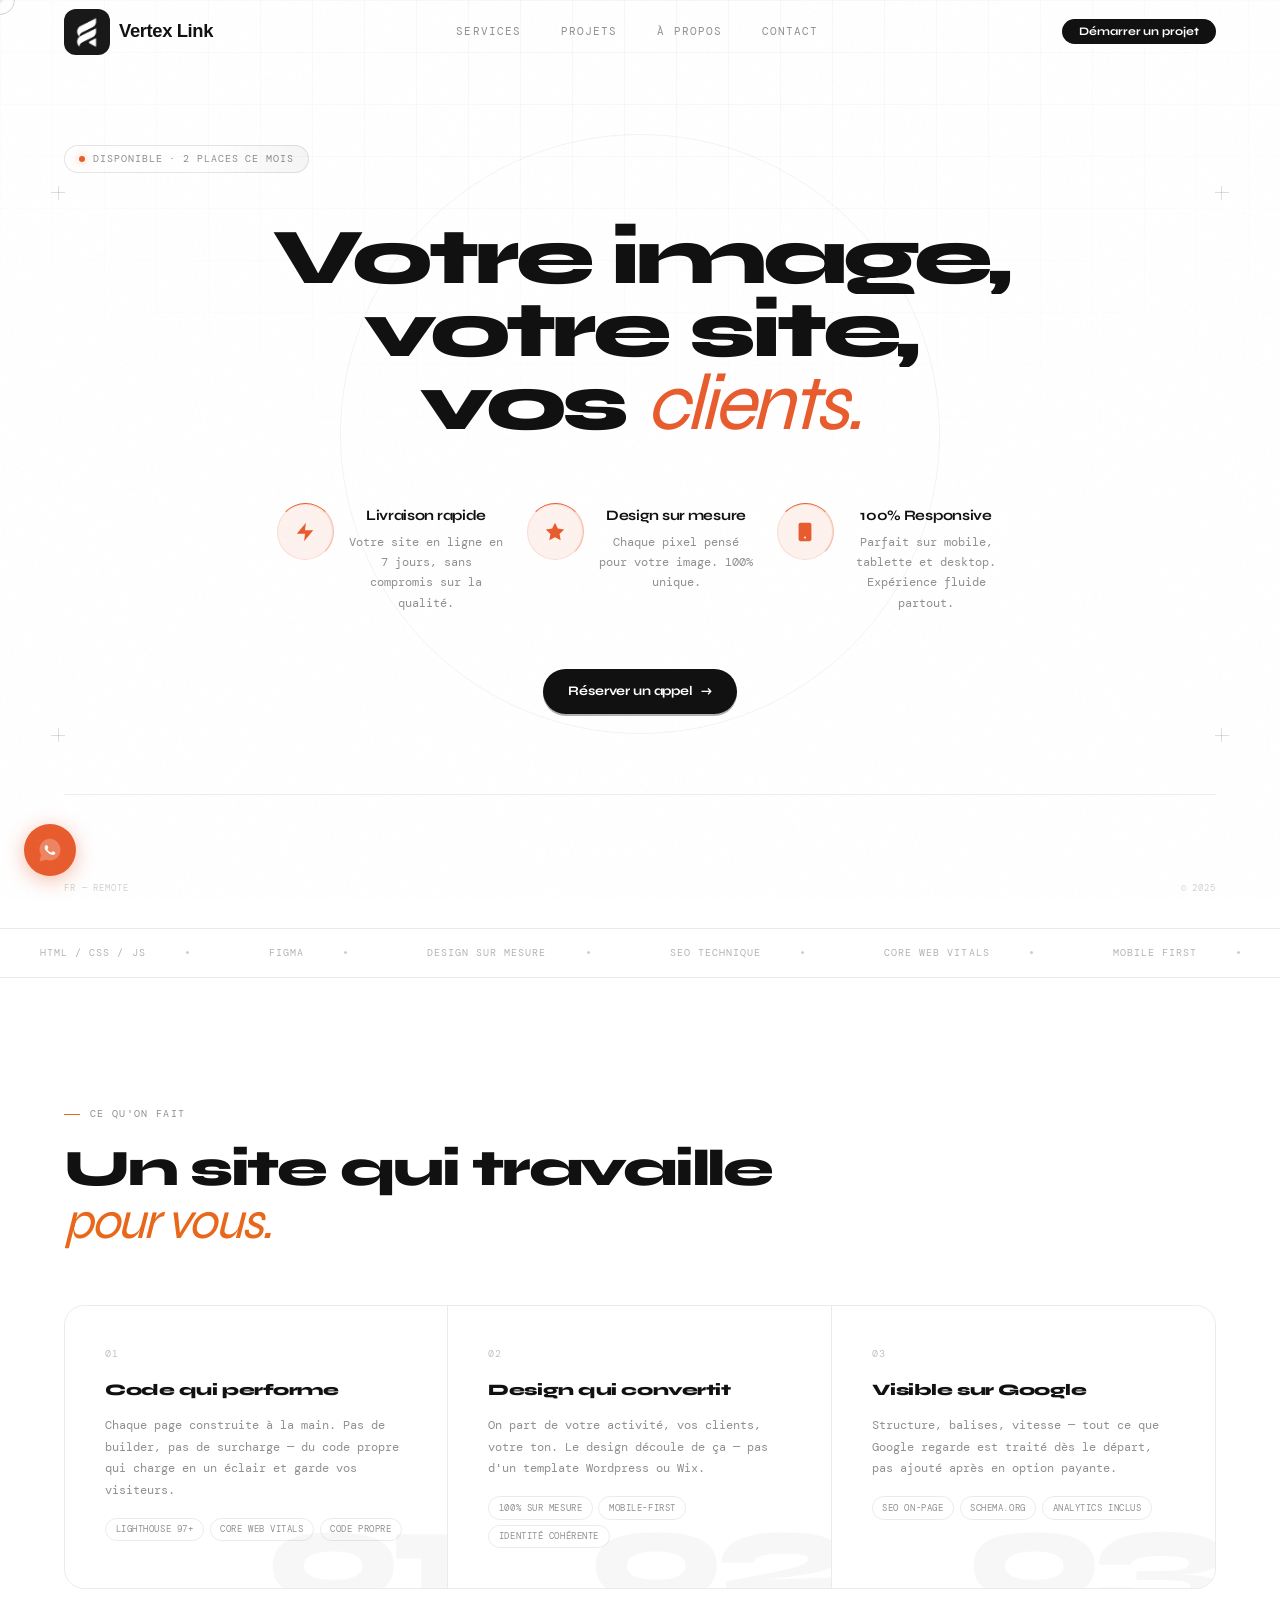
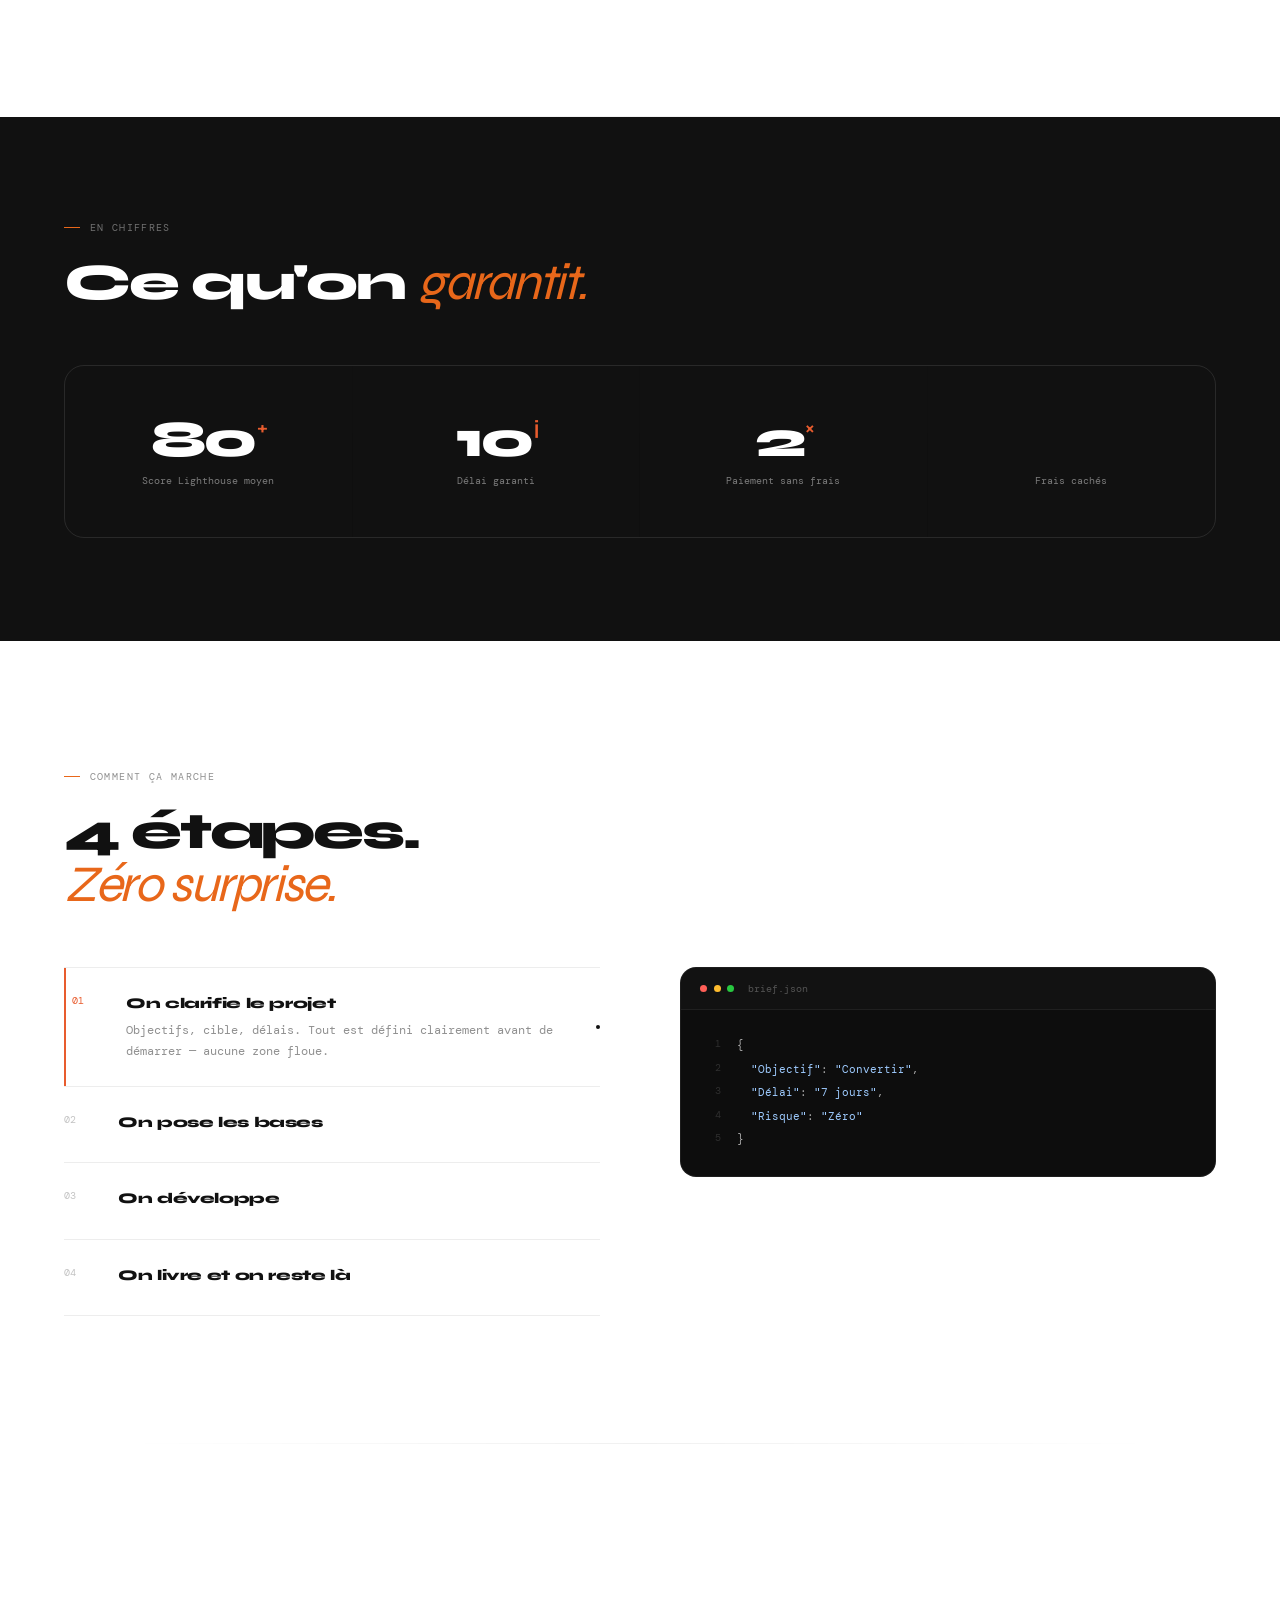
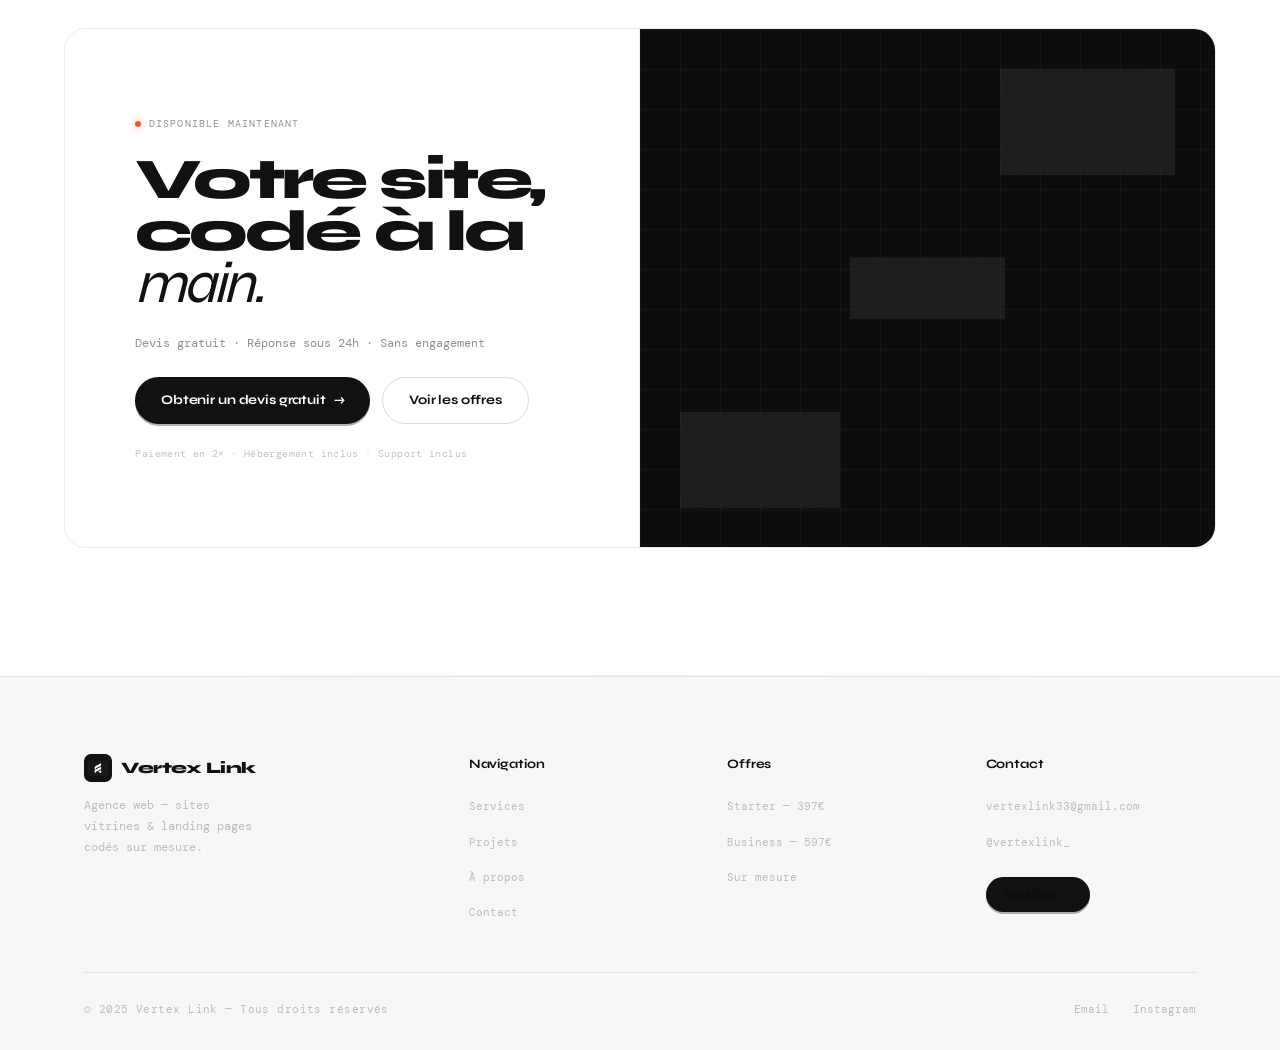
<file: home.html>
<!DOCTYPE html>
<html lang="fr">
<head>
<meta charset="UTF-8">
<meta property="og:type" content="website">
<meta property="og:title" content="Vertex Link — Sites vitrines & landing pages codés à la main">
<meta property="og:description" content="Des sites qui donnent envie d'agir. Zéro template, design exclusif, livré en 7 jours.">
<meta property="og:site_name" content="Vertex Link">
<meta name="twitter:card" content="summary">
<meta name="twitter:title" content="Vertex Link — Sites vitrines & landing pages codés à la main">
<link rel="icon" type="image/png" href="logo.png">
<meta name="viewport" content="width=device-width,initial-scale=1.0">
<meta name="description" content="Vertex Link — Sites vitrines premium codés à la main. Design qui convertit, Lighthouse 97+, livré en 7 jours.">
<title>Vertex Link — Agence Web</title>
<link rel="preconnect" href="https://fonts.googleapis.com">
<link rel="stylesheet" href="style.css">
<style>

/* ════ HERO ════ */
.hero {
  min-height: 100svh;
  display: flex; flex-direction: column; justify-content: center;
  padding: calc(var(--nav-h) + 5rem) var(--pad) 4rem;
  position: relative; overflow: hidden;
}
.hero::before {
  content: ''; position: absolute; inset: 0; z-index: 0; pointer-events: none;
  background-image: linear-gradient(rgba(0,0,0,.036) 1px,transparent 1px),linear-gradient(90deg,rgba(0,0,0,.036) 1px,transparent 1px);
  background-size: 52px 52px;
  mask-image: radial-gradient(ellipse 90% 65% at 50% 0%,black,transparent 80%);
  -webkit-mask-image: radial-gradient(ellipse 90% 65% at 50% 0%,black,transparent 80%);
}
.hero::after {
  content: ''; position: absolute; width: 600px; height: 600px; border-radius: 50%;
  border: 1px solid rgba(0,0,0,.05); top: 50%; left: 50%; transform: translate(-50%,-55%);
  pointer-events: none; z-index: 0;
}
.hero__inner { position: relative; z-index: 1; max-width: var(--max); margin: 0 auto; width: 100%; }

/* Badge */
.hero__badge {
  display: inline-flex; align-items: center; gap: .5rem;
  font-family: var(--f-m); font-size: .63rem; letter-spacing: .09em; text-transform: uppercase;
  color: var(--muted); border: 1px solid rgba(0,0,0,.1); padding: .3rem .9rem; border-radius: 100px;
  margin-bottom: 3rem;
  opacity: 0; animation: vlu .5s var(--ease) .1s forwards;
}
.badge-dot { width: 6px; height: 6px; border-radius: 50%; background: #e85c2e; box-shadow: 0 0 8px rgba(232,103,26,.5); animation: blink 2.5s ease-in-out infinite; }
@keyframes blink { 0%,100%{opacity:1} 50%{opacity:.2} }
@keyframes vlu { from{opacity:0;transform:translateY(8px)} to{opacity:1;transform:none} }
@keyframes ln-up { to { transform: translateY(0); } }

/* Titre massif */
.hero__h1 {
  font-family: var(--f-d); font-weight: 800;
  font-size: clamp(2.6rem, 6.2vw, 5.8rem);
  letter-spacing: -.052em; line-height: .92; color: #111;
  margin-bottom: 3.5rem;
  text-align: center;
}
.hero__h1 em { color: #e85c2e; }
.hero__h1 .ln { display: block; overflow: hidden; }
.hero__h1 .li { display: block; transform: translateY(110%); animation: ln-up 1s cubic-bezier(.16,1,.3,1) forwards; }
.hero__h1 .ln:nth-child(1) .li { animation-delay: .18s; }
.hero__h1 .ln:nth-child(2) .li { animation-delay: .3s; }
.hero__h1 .ln:nth-child(3) .li { animation-delay: .42s; }
.hero__h1 em { font-style: italic; font-weight: 400; }

/* Sub + CTA */
.hero__foot {
  display: flex; flex-direction: column; align-items: center; gap: 1.5rem;
  opacity: 0; animation: vlu .7s var(--ease) .6s forwards; text-align: center;
}
.hero__sub { font-family: var(--f-m); font-size: .84rem; color: var(--muted); line-height: 1.9; max-width: 40ch; }
.hero__ctas { display: flex; flex-direction: row; gap: .75rem; flex-wrap:wrap; justify-content:center; }

/* Proof */
.hero__proof {
  max-width: var(--max); margin: 0 auto; width: 100%;
  margin-top: 5rem; display: flex; align-items: center; justify-content: center; gap: 2.5rem;
  border-top: 1px solid rgba(0,0,0,.07); padding-top: 1.5rem;
  position: relative; z-index: 1;
  opacity: 0; animation: vlu .5s var(--ease) .8s forwards;
}
.proof-item { display: flex; flex-direction: column; gap: .2rem; }
.proof-val { font-family: var(--f-d); font-weight: 800; font-size: 1.05rem; letter-spacing: -.03em; color: #111; }
.proof-lbl { font-family: var(--f-m); font-size: .6rem; color: var(--muted); letter-spacing: .04em; text-transform: uppercase; }
.proof-sep { width: 1px; height: 32px; background: rgba(0,0,0,.08); }

/* Marqueurs */
.hmark { position: absolute; width: 14px; height: 14px; pointer-events: none; z-index: 1; opacity: 0; animation: vlu .4s ease forwards; }
.hmark::before,.hmark::after { content:''; position:absolute; background:rgba(0,0,0,.13); }
.hmark::before { width:1px; height:100%; left:6.5px; }
.hmark::after  { height:1px; width:100%; top:6.5px; }
.hm1{top:20%;left:4%;animation-delay:.9s;} .hm2{top:20%;right:4%;animation-delay:1s;}
.hm3{bottom:20%;left:4%;animation-delay:1.1s;} .hm4{bottom:20%;right:4%;animation-delay:1.2s;}

.hero__corner { position:absolute; z-index:1; font-family:var(--f-m); font-size:.56rem; letter-spacing:.1em; text-transform:uppercase; color:rgba(0,0,0,.18); opacity:0; animation:vlu .4s ease .95s forwards; }
.hc-bl{bottom:2rem;left:var(--pad);} .hc-br{bottom:2rem;right:var(--pad);}


/* ════ FEATURES ════ */
.feats {
  display: grid; grid-template-columns: repeat(3,1fr);
  border: 1px solid var(--border); border-radius: 20px; overflow: hidden;
  margin-top: 3.5rem;
}
.feat {
  padding: 2.5rem; border-right: 1px solid var(--border);
  position: relative; overflow: hidden;
  opacity: 0; transform: translateY(20px);
  transition: opacity .6s var(--ease), transform .6s var(--ease), background .25s;
}
.feat.on { opacity: 1; transform: none; }
.feat:nth-child(2).on { transition-delay: .1s; }
.feat:nth-child(3).on { transition-delay: .2s; }
.feat:last-child { border-right: none; }
.feat:hover { background: var(--bg2); }
.feat::before { content:''; position:absolute; left:0; top:0; width:2px; height:0; background:#e85c2e; transition:height .4s var(--ease); }
.feat:hover::before { height:100%; }
.feat-deco { position:absolute; right:-.05em; bottom:-.25em; font-family:var(--f-d); font-weight:800; font-size:8rem; line-height:1; letter-spacing:-.06em; color:rgba(0,0,0,.03); pointer-events:none; user-select:none; transition:transform .5s var(--ease); }
.feat:hover .feat-deco { transform:scale(1.04) translateX(3px); }
.feat-n { font-family:var(--f-m); font-size:.6rem; letter-spacing:.1em; color:var(--faint); margin-bottom:1rem; }
.feat-title { font-family:var(--f-d); font-weight:800; font-size:1rem; letter-spacing:-.028em; color:#111; margin-bottom:.75rem; transition:transform .3s var(--ease); }
.feat:hover .feat-title { transform:translateX(5px); }
.feat-desc { font-family:var(--f-m); font-size:.74rem; color:var(--muted); line-height:1.85; margin-bottom:1rem; }
.feat-tags { display:flex; flex-wrap:wrap; gap:.35rem; }
.feat-tag { font-family:var(--f-m); font-size:.58rem; letter-spacing:.06em; text-transform:uppercase; padding:.2rem .6rem; border:1px solid var(--border); border-radius:100px; color:var(--muted); transition:border-color .2s; }
.feat:hover .feat-tag { border-color:#e85c2e; color:#e85c2e; }


/* ════ STATS ════ */
.stats-row {
  display: grid; grid-template-columns: repeat(4,1fr);
  border: 1px solid rgba(255,255,255,.1); border-radius: 20px; overflow: hidden;
  margin-top: 3.5rem;
}
.stat {
  padding: 3rem 2rem; text-align: center; border-right: 1px solid var(--border);
  position: relative; overflow: hidden;
  opacity: 0; transform: translateY(12px);
  transition: opacity .6s var(--ease), transform .6s var(--ease), background .2s;
}
.stat.on { opacity: 1; transform: none; }
.stat:nth-child(2).on { transition-delay:.1s; }
.stat:nth-child(3).on { transition-delay:.2s; }
.stat:nth-child(4).on { transition-delay:.3s; }
.stat:last-child { border-right: none; }
.stat:hover { background: rgba(255,255,255,.04); }
.stat::after { content:''; position:absolute; bottom:0; left:20%; right:20%; height:1px; background:rgba(255,255,255,.3); transform:scaleX(0); transition:transform .4s var(--ease); }
.stat:hover::after { transform:scaleX(1); }
.stat-num {
  font-family: var(--f-d); font-weight: 800;
  font-size: clamp(2.4rem,4vw,3.2rem); letter-spacing: -.055em; line-height: 1;
  color: #fff; margin-bottom: .5rem;
  display: flex; align-items: flex-start; justify-content: center; gap: .03em;
  transition: transform .35s var(--ease);
}
.stat:hover .stat-num { transform: translateY(-5px); }
.stat-num sup { font-size: .38em; margin-top: .2em; font-weight: 700; color: #e85c2e; }
.stat-lbl { font-family: var(--f-m); font-size: .64rem; color: rgba(255,255,255,.45); }


/* ════ PROCESS ════ */
.process-wrap { display: grid; grid-template-columns: 1fr 1fr; gap: 5rem; align-items: start; margin-top: 3.5rem; }
.step-item {
  display: grid; grid-template-columns: 2.5rem 1fr;
  gap: 0 .875rem; padding: 1.5rem 0;
  border-bottom: 1px solid rgba(0,0,0,.07); cursor: pointer; position: relative;
  transition: padding-left .22s var(--ease);
}
.step-item:first-child { border-top: 1px solid rgba(0,0,0,.07); }
.step-item::before { content:''; position:absolute; left:0; top:0; bottom:0; width:2px; background:transparent; transition:background .22s; }
.step-item.on { padding-left: .5rem; }
.step-item.on::before { background: #e85c2e; }
.step-n { font-family:var(--f-m); font-size:.63rem; color:var(--faint); padding-top:.05rem; transition:color .22s; }
.step-item.on .step-n { color: #e85c2e; }
.step-t { font-family:var(--f-d); font-weight:800; font-size:.92rem; letter-spacing:-.025em; color:#111; margin-bottom:.25rem; }
.step-d { font-family:var(--f-m); font-size:.73rem; color:var(--muted); line-height:1.8; max-height:0; overflow:hidden; opacity:0; transition:max-height .4s ease,opacity .3s; }
.step-item.on .step-d { max-height:100px; opacity:1; }

/* Code window */
.code-win {
  position: sticky; top: calc(var(--nav-h) + 2rem);
  background: #0d0d0d; border-radius: 16px; overflow: hidden;
  border: 1px solid rgba(255,255,255,.07);
  opacity: 0; transform: translateY(16px);
  transition: opacity .7s ease .25s, transform .7s var(--ease) .25s;
}
.code-win.on { opacity: 1; transform: none; }
.cw-bar { display:flex; align-items:center; gap:.4rem; padding:.8rem 1.2rem; border-bottom:1px solid rgba(255,255,255,.06); background:rgba(255,255,255,.02); }
.cw-d { width:7px; height:7px; border-radius:50%; }
.cwd-r{background:#ff5f57} .cwd-y{background:#febc2e} .cwd-g{background:#28c840}
.cw-file { margin-left:.5rem; font-family:var(--f-m); font-size:.6rem; color:rgba(255,255,255,.28); }
.cw-body { padding:1.5rem; }
.cw-row { display:flex; gap:1rem; line-height:2.1; }
.cw-ln { font-family:var(--f-m); font-size:.6rem; color:rgba(255,255,255,.14); user-select:none; min-width:1rem; text-align:right; }
.cw-code { font-family:var(--f-m); font-size:.7rem; white-space:pre; }
.ck{color:#79b8ff} .cs{color:#9ecbff} .cf{color:#b392f0} .cc{color:rgba(255,255,255,.28);font-style:italic} .cn{color:#ffab70} .cp{color:rgba(255,255,255,.65)}


/* ════ CTA FINAL SPLIT ════ */
.cta-final {
  margin-top: 3.5rem;
  display: grid; grid-template-columns: 1fr 1fr;
  border: 1px solid var(--border); border-radius: 22px; overflow: hidden; min-height: 520px;
}
.ctaf-left {
  padding: clamp(3rem,5.5vw,5.5rem);
  display: flex; flex-direction: column; justify-content: center; gap: 1.4rem;
  border-right: 1px solid var(--border); position: relative;
}
.ctaf-avail { display:inline-flex; align-items:center; gap:.45rem; font-family:var(--f-m); font-size:.62rem; letter-spacing:.12em; text-transform:uppercase; color:var(--muted); }
.ctaf-dot { width:6px; height:6px; border-radius:50%; background:#e85c2e; box-shadow:0 0 7px rgba(232,103,26,.6); animation:blink 2s ease-in-out infinite; flex-shrink:0; }
.ctaf-h { font-family:var(--f-d); font-weight:800; font-size:clamp(2rem,4.5vw,3.8rem); letter-spacing:-.055em; line-height:.9; color:#111; }
.ctaf-ln { display:block; overflow:hidden; }
.ctaf-li { display:block; transform:translateY(105%); transition:transform .85s var(--ease); }
.cta-final.on .ctaf-li { transform:translateY(0); }
.cta-final.on .ctaf-ln:nth-child(2) .ctaf-li { transition-delay:.12s; }
.cta-final.on .ctaf-ln:nth-child(3) .ctaf-li { transition-delay:.24s; }
.ctaf-h em { font-style:italic; font-weight:400; }
.ctaf-p { font-family:var(--f-m); font-size:.78rem; color:var(--muted); line-height:1.8; }
.ctaf-btns { display:flex; gap:.75rem; flex-wrap:wrap; }
.ctaf-note { font-family:var(--f-m); font-size:.6rem; color:var(--faint); letter-spacing:.04em; }

/* Droite noire */
.ctaf-right { background:#0d0d0d; position:relative; overflow:hidden; }
.ctaf-grid { position:absolute; inset:0; pointer-events:none; background-image:linear-gradient(rgba(255,255,255,.04) 1px,transparent 1px),linear-gradient(90deg,rgba(255,255,255,.04) 1px,transparent 1px); background-size:40px 40px; }
.ctaf-card { position:absolute; z-index:1; background:rgba(255,255,255,.07); border:1px solid rgba(255,255,255,.1); border-radius:14px; padding:1.2rem 1.5rem; backdrop-filter:blur(14px); opacity:0; transition:opacity .5s ease; }
.cta-final.on .ctaf-card { opacity:1; }
.cc-score { bottom:2.5rem; left:2.5rem; min-width:160px; animation:flt-a 5.5s ease-in-out infinite; }
.cc-time  { top:2.5rem; right:2.5rem; animation:flt-b 5.5s ease-in-out .8s infinite; }
.cc-live  { top:50%; left:50%; transform:translate(-50%,-50%); display:flex; align-items:center; gap:.55rem; white-space:nowrap; animation:flt-c 5.5s ease-in-out 1.3s infinite; }
.cta-final.on .cc-score { transition-delay:.2s; }
.cta-final.on .cc-time  { transition-delay:.4s; }
.cta-final.on .cc-live  { transition-delay:.6s; }
@keyframes flt-a { 0%,100%{transform:translateY(0)} 50%{transform:translateY(-11px)} }
@keyframes flt-b { 0%,100%{transform:translateY(0)} 50%{transform:translateY(-9px)} }
@keyframes flt-c { 0%,100%{transform:translate(-50%,-50%)} 50%{transform:translate(-50%,calc(-50% - 9px))} }
.cc-lbl { display:block; font-family:var(--f-m); font-size:.55rem; color:rgba(255,255,255,.35); margin-bottom:.3rem; letter-spacing:.06em; text-transform:uppercase; }
.cc-big { display:block; font-family:var(--f-d); font-weight:800; font-size:1.6rem; letter-spacing:-.048em; color:#fff; line-height:1; margin-bottom:.4rem; }
.cc-sub { display:block; font-family:var(--f-m); font-size:.55rem; color:rgba(255,255,255,.3); }
.cc-bar { height:2px; background:rgba(255,255,255,.1); border-radius:2px; overflow:hidden; margin-top:.5rem; }
.cc-fill { height:100%; width:0; background:#fff; transition:width 1.9s var(--ease) 1s; }
.cta-final.on .cc-fill { width:97%; }
.cc-dot { width:8px; height:8px; border-radius:50%; background:#fff; box-shadow:0 0 10px rgba(255,255,255,.6); animation:blink 1.8s ease-in-out infinite; flex-shrink:0; }
.cc-live-txt { font-family:var(--f-d); font-weight:700; font-size:.82rem; color:#fff; }

/* ════ ANIMATIONS EXTRA ════ */

/* Marquee hover — item individuel s'illumine */
.marquee-item { transition: color .2s; }
.marquee-track:hover .marquee-item:hover { color: #111; }

/* Proof items — hover subtil */
.proof-item { transition: transform .3s var(--ease); }
.proof-item:hover { transform: translateY(-3px); }
.proof-val { transition: letter-spacing .3s var(--ease); }
.proof-item:hover .proof-val { letter-spacing: -.01em; }

/* Hero badge — shimmer */
@keyframes shimmer {
  0%   { background-position: -200% center; }
  100% { background-position: 200% center; }
}
.hero__badge {
  background: linear-gradient(90deg, transparent 30%, rgba(0,0,0,.04) 50%, transparent 70%);
  background-size: 200% auto;
  animation: vlu .5s var(--ease) .1s forwards, shimmer 3.5s linear 1s infinite;
}

/* Feat border-left reveal */
.feat { transition: opacity .6s var(--ease), transform .6s var(--ease), background .25s; }

/* Stat num — chiffre italique au hover */
.stat-num { transition: transform .35s var(--ease), font-style .2s; }
.stat:hover .stat-num { transform: translateY(-5px); font-style: italic; }

/* Step item — barre gauche qui monte */
.step-item::after {
  content: ''; position: absolute; right: 0; top: 50%; transform: translateY(-50%);
  width: 4px; height: 4px; border-radius: 50%; background: transparent;
  transition: background .22s;
}
.step-item.on::after { background: #111; }

/* CTA cards — scale au hover */
.ctaf-card { transition: opacity .5s ease, transform .3s var(--ease) !important; }
.ctaf-card:hover { transform: scale(1.04) !important; }
.cc-score:hover { transform: scale(1.04) translateY(0) !important; }
.cc-time:hover  { transform: scale(1.04) translateY(0) !important; }

/* Nav cta — pulse subtil au load */
@keyframes navPulse {
  0%,100% { box-shadow: 0 0 0 0 rgba(0,0,0,0); }
  50%     { box-shadow: 0 0 0 5px rgba(0,0,0,.06); }
}
.nav__cta { animation: navPulse 3s ease 2s 2; }

/* ════ RESPONSIVE ════ */
@media(max-width:960px){
  .hero__foot { grid-template-columns:1fr; }
  .hero__ctas { align-items:flex-start; flex-direction:row; flex-wrap:wrap; }
  .hero__proof { flex-wrap:wrap; gap:1.5rem; }
  .feats { grid-template-columns:1fr; }
  .feat { border-right:none; border-bottom:1px solid var(--border); }
  .feat:last-child { border-bottom:none; }
  .stats-row { grid-template-columns:1fr 1fr; }
  .stat:nth-child(2){ border-right:none; }
  .stat:nth-child(3){ border-top:1px solid var(--border); }
  .stat:nth-child(4){ border-top:1px solid var(--border); border-right:none; }
  .process-wrap { grid-template-columns:1fr; gap:2.5rem; }
  .code-win { display:none; }
  .cta-final { grid-template-columns:1fr; }
  .ctaf-left { border-right:none; border-bottom:1px solid var(--border); }
  .ctaf-right { min-height:260px; }
}
@media(max-width:580px){
  .hero__h1 { font-size:clamp(3rem,13vw,4rem); }
  .stats-row { grid-template-columns:1fr; }
  .stat { border-right:none; border-bottom:1px solid var(--border); }
  .stat:last-child { border-bottom:none; }
}


/* Hero icons */
.hero-icons { display:flex; gap:1.5rem; flex-wrap:wrap; margin-top:.5rem; }
.hi-card { display:flex; align-items:flex-start; gap:1rem; flex:1; min-width:180px; }
.hi-icon-wrap { position:relative; flex-shrink:0; width:56px; height:56px; display:flex; align-items:center; justify-content:center; }
.hi-icon-wrap svg.hi-svg { width:22px; height:22px; fill:#e85c2e; position:relative; z-index:1; animation: hi-float 3s ease-in-out infinite; }
.hi-ring {
  position:absolute; inset:0;
  border-radius:50%;
  background:rgba(232,92,46,.08);
  border: 1.5px solid rgba(232,92,46,.15);
}
.hi-ring::after {
  content:'';
  position:absolute; inset:-1.5px;
  border-radius:50%;
  border:1.5px solid transparent;
  border-top-color:#e85c2e;
  border-right-color:rgba(232,92,46,.4);
  animation: hi-spin 2.5s linear infinite;
}
.hi-card:nth-child(2) .hi-icon-wrap svg.hi-svg { animation-delay:.5s; }
.hi-card:nth-child(2) .hi-ring::after { animation-delay:.3s; }
.hi-card:nth-child(3) .hi-icon-wrap svg.hi-svg { animation-delay:1s; }
.hi-card:nth-child(3) .hi-ring::after { animation-delay:.6s; }
@keyframes hi-float { 0%,100%{transform:translateY(0)} 50%{transform:translateY(-3px)} }
@keyframes hi-spin { 0%{transform:rotate(0deg)} 100%{transform:rotate(360deg)} }
.hi-card:nth-child(2) .hi-icon-wrap svg { animation-delay:.4s; }
.hi-card:nth-child(2) .hi-ring { animation-delay:.4s; }
.hi-card:nth-child(3) .hi-icon-wrap svg { animation-delay:.8s; }
.hi-card:nth-child(3) .hi-ring { animation-delay:.8s; }
@keyframes hi-float { 0%,100%{transform:translateY(0)} 50%{transform:translateY(-4px)} }
@keyframes hi-spin { 0%{transform:rotate(0deg)} 100%{transform:rotate(360deg)} }
.hi-text { display:flex; flex-direction:column; gap:.3rem; }
.hi-title { font-family:var(--f-d); font-weight:700; font-size:.9rem; letter-spacing:-.02em; color:#111; }
.hi-desc { font-family:var(--f-m); font-size:.75rem; color:var(--muted); line-height:1.7; max-width:22ch; }
@media(max-width:600px){ .hero-icons{flex-direction:column;gap:1.2rem;} }

</style>
</head>
<body>
<div id="vl-cursor"></div>
<div id="vl-ring"></div>
<div id="vl-prog"></div>

<!-- NAV -->
<header class="nav">
  <div class="nav__inner">
    <a href="home.html" class="nav__logo">
      <img src="logo.png" alt="VL" style="width:46px;height:46px;object-fit:cover;border-radius:12px;display:block;">
      <span class="nav__logo-txt" >Vertex Link</span>
    </a>
    <nav class="nav__links">
      <a href="services.html" class="nav__link">Services</a>
      <a href="portfolio.html" class="nav__link">Projets</a>
      <a href="a-propos.html" class="nav__link">À propos</a>
      <a href="contact.html" class="nav__link">Contact</a>
    </nav>
    <a href="contact.html" class="nav__cta js-mag">Démarrer un projet</a>
    <button class="nav__burger" aria-label="Menu"><span></span><span></span><span></span></button>
  </div>
</header>
<nav class="mobile-nav">
  <a href="services.html">Services</a>
  <a href="portfolio.html">Projets</a>
  <a href="a-propos.html">À propos</a>
  <a href="contact.html">Contact</a>
  <a href="contact.html" class="m-cta">Démarrer un projet →</a>
</nav>

<main>

<!-- HERO -->
<section class="hero">
  <div class="hmark hm1"></div><div class="hmark hm2"></div>
  <div class="hmark hm3"></div><div class="hmark hm4"></div>
  <span class="hero__corner hc-bl">FR — Remote</span>
  <span class="hero__corner hc-br">© 2025</span>

  <div class="hero__inner">
    <div class="hero__badge"><span class="badge-dot"></span>Disponible · 2 places ce mois</div>
    <h1 class="hero__h1">
        <span class="ln ln--badge"><span class="li">Votre image,</span><span class="h1-badge">PRO</span></span>
        <span class="ln"><span class="li">votre site,</span></span>
        <span class="ln"><span class="li">vos <em>clients.</em></span></span>
      </h1>
    <div class="hero__foot">
      <div class="hero-icons">
        <div class="hi-card">
          <div class="hi-icon-wrap">
            <svg class="hi-svg" viewBox="0 0 24 24" fill="#e85c2e" xmlns="http://www.w3.org/2000/svg"><path d="M13 2L3 14h9l-1 8 10-12h-9l1-8z"/></svg>
            <div class="hi-ring"></div>
          </div>
          <div class="hi-text">
            <span class="hi-title">Livraison rapide</span>
            <span class="hi-desc">Votre site en ligne en 7 jours, sans compromis sur la qualité.</span>
          </div>
        </div>
        <div class="hi-card">
          <div class="hi-icon-wrap">
            <svg class="hi-svg" viewBox="0 0 24 24" fill="#e85c2e" xmlns="http://www.w3.org/2000/svg"><path d="M12 2l3.09 6.26L22 9.27l-5 4.87 1.18 6.88L12 17.77l-6.18 3.25L7 14.14 2 9.27l6.91-1.01L12 2z"/></svg>
            <div class="hi-ring"></div>
          </div>
          <div class="hi-text">
            <span class="hi-title">Design sur mesure</span>
            <span class="hi-desc">Chaque pixel pensé pour votre image. 100% unique.</span>
          </div>
        </div>
        <div class="hi-card">
          <div class="hi-icon-wrap">
            <svg class="hi-svg" viewBox="0 0 24 24" fill="#e85c2e" xmlns="http://www.w3.org/2000/svg"><rect x="5" y="2" width="14" height="20" rx="2"/><circle cx="12" cy="18" r="1" fill="#fff"/></svg>
            <div class="hi-ring"></div>
          </div>
          <div class="hi-text">
            <span class="hi-title">100% Responsive</span>
            <span class="hi-desc">Parfait sur mobile, tablette et desktop. Expérience fluide partout.</span>
          </div>
        </div>
      </div>
      <div class="hero__ctas" style="margin-top:2rem;">
        <a href="contact.html" class="btn btn--dark js-mag">Réserver un appel <span class="arr">→</span></a>
      </div>
    </div>
  </div>

  <div class="hero__proof">
    <div class="proof-item"><span class="proof-val">97+</span><span class="proof-lbl">Lighthouse</span></div>
    <span class="proof-sep"></span>
    <div class="proof-item"><span class="proof-val">7j</span><span class="proof-lbl">Mise en ligne &amp; suivi</span></div>
    <span class="proof-sep"></span>
    <div class="proof-item"><span class="proof-val">100%</span><span class="proof-lbl">Sur mesure</span></div>
    <span class="proof-sep"></span>
    <div class="proof-item"><span class="proof-val">★★★★★</span><span class="proof-lbl">Clients satisfaits</span></div>
  </div>
</section>

<!-- MARQUEE -->
<div class="marquee" aria-hidden="true">
  <div class="marquee-track">
    <span class="marquee-item">HTML / CSS / JS<span class="marquee-dot"></span></span>
    <span class="marquee-item">Figma<span class="marquee-dot"></span></span>
    <span class="marquee-item">Design sur mesure<span class="marquee-dot"></span></span>
    <span class="marquee-item">SEO Technique<span class="marquee-dot"></span></span>
    <span class="marquee-item">Core Web Vitals<span class="marquee-dot"></span></span>
    <span class="marquee-item">Mobile First<span class="marquee-dot"></span></span>
    <span class="marquee-item">Lighthouse 97+<span class="marquee-dot"></span></span>
    <span class="marquee-item">Hébergement inclus<span class="marquee-dot"></span></span>
    <span class="marquee-item">Pixel Meta<span class="marquee-dot"></span></span>
    <span class="marquee-item">Google Analytics<span class="marquee-dot"></span></span>
    <span class="marquee-item">HTML / CSS / JS<span class="marquee-dot"></span></span>
    <span class="marquee-item">Figma<span class="marquee-dot"></span></span>
    <span class="marquee-item">Design sur mesure<span class="marquee-dot"></span></span>
    <span class="marquee-item">SEO Technique<span class="marquee-dot"></span></span>
    <span class="marquee-item">Core Web Vitals<span class="marquee-dot"></span></span>
    <span class="marquee-item">Mobile First<span class="marquee-dot"></span></span>
    <span class="marquee-item">Lighthouse 97+<span class="marquee-dot"></span></span>
    <span class="marquee-item">Hébergement inclus<span class="marquee-dot"></span></span>
    <span class="marquee-item">Pixel Meta<span class="marquee-dot"></span></span>
    <span class="marquee-item">Google Analytics<span class="marquee-dot"></span></span>
  </div>
</div>

<!-- FEATURES -->
<section class="section">
  <div class="section__inner">
    <p class="eyebrow">Ce qu'on fait</p>
    <h2 class="h2">Un site qui travaille<br><em>pour vous.</em></h2>
    <div class="feats">
      <div class="feat">
        <span class="feat-deco">01</span>
        <div class="feat-n">01</div>
        <div class="feat-title js-sc">Code qui performe</div>
        <p class="feat-desc">Chaque page construite à la main. Pas de builder, pas de surcharge — du code propre qui charge en un éclair et garde vos visiteurs.</p>
        <div class="feat-tags"><span class="feat-tag">Lighthouse 97+</span><span class="feat-tag">Core Web Vitals</span><span class="feat-tag">Code propre</span></div>
      </div>
      <div class="feat">
        <span class="feat-deco">02</span>
        <div class="feat-n">02</div>
        <div class="feat-title js-sc">Design qui convertit</div>
        <p class="feat-desc">On part de votre activité, vos clients, votre ton. Le design découle de ça — pas d'un template Wordpress ou Wix.</p>
        <div class="feat-tags"><span class="feat-tag">100% sur mesure</span><span class="feat-tag">Mobile-first</span><span class="feat-tag">Identité cohérente</span></div>
      </div>
      <div class="feat">
        <span class="feat-deco">03</span>
        <div class="feat-n">03</div>
        <div class="feat-title js-sc">Visible sur Google</div>
        <p class="feat-desc">Structure, balises, vitesse — tout ce que Google regarde est traité dès le départ, pas ajouté après en option payante.</p>
        <div class="feat-tags"><span class="feat-tag">SEO on-page</span><span class="feat-tag">Schema.org</span><span class="feat-tag">Analytics inclus</span></div>
      </div>
    </div>
  </div>
</section>

<!-- STATS -->
<section class="section" style="background:#111;padding-top:clamp(4rem,8vw,7rem);padding-bottom:clamp(4rem,8vw,7rem);">
  <div class="section__inner">
    <p class="eyebrow" style="color:rgba(255,255,255,.4);">En chiffres</p>
    <h2 class="h2" style="color:#fff;">Ce qu'on <em>garantit.</em></h2>
    <div class="stats-row js-stats">
      <div class="stat js-stat" data-to="97"><div class="stat-num"><span class="js-count">97</span><sup>+</sup></div><div class="stat-lbl">Score Lighthouse moyen</div></div>
      <div class="stat js-stat" data-to="14"><div class="stat-num"><span class="js-count">14</span><sup>j</sup></div><div class="stat-lbl">Délai garanti</div></div>
      <div class="stat"><div class="stat-num">2<sup>×</sup></div><div class="stat-lbl">Paiement sans frais</div></div>
      <div class="stat"><div class="stat-num">0<sup>€</sup></div><div class="stat-lbl">Frais cachés</div></div>
    </div>
  </div>
</section>

<!-- PROCESS -->
<section class="section">
  <div class="section__inner">
    <p class="eyebrow">Comment ça marche</p>
    <h2 class="h2">4 étapes.<br><em>Zéro surprise.</em></h2>
    <div class="process-wrap">
      <div id="steps">
        <div class="step-item on" data-i="0"><span class="step-n">01</span><div><div class="step-t">On clarifie le projet</div><p class="step-d">Objectifs, cible, délais. Tout est défini clairement avant de démarrer — aucune zone floue.</p></div></div>
        <div class="step-item" data-i="1"><span class="step-n">02</span><div><div class="step-t">On pose les bases</div><p class="step-d">Maquette et structure validées par vous avant qu'une seule ligne de code soit écrite.</p></div></div>
        <div class="step-item" data-i="2"><span class="step-n">03</span><div><div class="step-t">On développe</div><p class="step-d">HTML/CSS/JS codé à la main. Propre, rapide, responsive. Zéro builder, zéro template.</p></div></div>
        <div class="step-item" data-i="3"><span class="step-n">04</span><div><div class="step-t">On livre et on reste là</div><p class="step-d">Mise en ligne, DNS, hébergement inclus. Support post-livraison pour que tout reste au vert.</p></div></div>
      </div>
      <div class="code-win js-cw">
        <div class="cw-bar">
          <span class="cw-d cwd-r"></span><span class="cw-d cwd-y"></span><span class="cw-d cwd-g"></span>
          <span class="cw-file" id="cw-file">brief.json</span>
        </div>
        <div class="cw-body" id="cw-body"></div>
      </div>
    </div>
  </div>
</section>

<!-- CTA FINAL -->
<section class="section">
  <div class="section__inner">
    <div class="cta-final js-ctaf">
      <div class="ctaf-left">
        <div class="ctaf-avail"><span class="ctaf-dot"></span>Disponible maintenant</div>
        <h2 class="ctaf-h">
          <span class="ctaf-ln"><span class="ctaf-li">Votre site,</span></span>
          <span class="ctaf-ln"><span class="ctaf-li">codé à la</span></span>
          <span class="ctaf-ln"><span class="ctaf-li"><em>main.</em></span></span>
        </h2>
        <p class="ctaf-p" data-words>Devis gratuit · Réponse sous 24h · Sans engagement</p>
        <div class="ctaf-btns">
          <a href="contact.html" class="btn btn--dark js-mag">Obtenir un devis gratuit <span class="arr">→</span></a>
          <a href="services.html" class="btn btn--ghost js-mag">Voir les offres</a>
        </div>
        <p class="ctaf-note">Paiement en 2× · Hébergement inclus · Support inclus</p>
      </div>
      <div class="ctaf-right">
        <div class="ctaf-grid"></div>
        <div class="ctaf-card cc-score">
          <span class="cc-lbl">Lighthouse</span>
          <span class="cc-big">97</span>
          <div class="cc-bar"><div class="cc-fill"></div></div>
        </div>
        <div class="ctaf-card cc-time">
          <span class="cc-lbl">Mise en ligne &amp; suivi</span>
          <span class="cc-big">7j</span>
          <span class="cc-sub">garanti contractuellement</span>
        </div>
        <div class="ctaf-card cc-live">
          <span class="cc-dot"></span>
          <span class="cc-live-txt">Site en ligne</span>
        </div>
      </div>
    </div>
  </div>
</section>

</main>

<footer class="footer">
  <div class="footer__inner">
    <div class="footer__top">
      <div>
        <div class="footer__logo">
          <img src="logo.png" alt="VL" style="width:28px;height:28px;object-fit:contain;background:#111;border-radius:7px;padding:4px;">
          Vertex Link
        </div>
        <p class="footer__desc">Agence web — sites vitrines &amp; landing pages codés sur mesure.</p>
      </div>
      <div class="footer__col"><h3 class="footer__col-title">Navigation</h3><ul><li><a href="services.html">Services</a></li><li><a href="portfolio.html">Projets</a></li><li><a href="a-propos.html">À propos</a></li><li><a href="contact.html">Contact</a></li></ul></div>
      <div class="footer__col"><h3 class="footer__col-title">Offres</h3><ul><li><a href="services.html">Starter — 397€</a></li><li><a href="services.html">Business — 597€</a></li><li><a href="services.html">Sur mesure</a></li></ul></div>
      <div class="footer__col"><h3 class="footer__col-title">Contact</h3><ul><li><a href="mailto:vertexlink33@gmail.com">vertexlink33@gmail.com</a></li><li><a href="https://instagram.com/vertexlink_" target="_blank">@vertexlink_</a></li></ul><div style="margin-top:1.5rem"><a href="contact.html" class="btn btn--dark" style="font-size:.74rem;padding:.5rem 1.1rem">Réserver →</a></div></div>
    </div>
    <div class="footer__bottom">
      <p class="footer__copy">© 2025 Vertex Link — Tous droits réservés</p>
      <div class="footer__social"><a href="mailto:vertexlink33@gmail.com">Email</a><a href="https://instagram.com/vertexlink_" target="_blank">Instagram</a></div>
    </div>
  </div>
</footer>

<script src="shared.js"></script>
<script>
(function(){

/* 1. SCROLL REVEAL */
const io = new IntersectionObserver(entries => {
  entries.forEach(e => { if(e.isIntersecting){ e.target.classList.add('on'); io.unobserve(e.target); } });
},{threshold:.1});
document.querySelectorAll('.eyebrow,.h2,.feat,.js-cw').forEach(el=>io.observe(el));

/* 2. STATS COUNTER */
function countUp(el,to){
  let t0; const dur=1500, ease=p=>1-Math.pow(1-p,3);
  (function tick(ts){ if(!t0)t0=ts; const p=Math.min((ts-t0)/dur,1); el.textContent=Math.round(ease(p)*to); if(p<1)requestAnimationFrame(tick); })(performance.now());
}
const statsEl=document.querySelector('.js-stats');
if(statsEl) new IntersectionObserver(entries=>{
  entries.forEach(e=>{ if(!e.isIntersecting)return;
    e.target.querySelectorAll('.stat').forEach((s,i)=>setTimeout(()=>{
      s.classList.add('on');
      const c=s.querySelector('.js-count'),to=parseInt(s.dataset.to);
      if(c&&to)countUp(c,to);
    },i*110));
  });
},{threshold:.25}).observe(statsEl);

/* 3. CODE WINDOW */
const SNIPS=[
  {f:'brief.json',l:[{n:'1',c:'<span class="cp">{</span>'},{n:'2',c:'  <span class="cs">"Objectif"</span><span class="cp">:</span> <span class="cs">"Convertir"</span><span class="cp">,</span>'},{n:'3',c:'  <span class="cs">"Délai"</span><span class="cp">:</span> <span class="cs">"7 jours"</span><span class="cp">,</span>'},{n:'4',c:'  <span class="cs">"Risque"</span><span class="cp">:</span> <span class="cs">"Zéro"</span>'},{n:'5',c:'<span class="cp">}</span>'}]},
  {f:'design.css',l:[{n:'1',c:'<span class="cc">/* Votre identité */</span>'},{n:'2',c:'<span class="cp">:root {</span>'},{n:'3',c:'  <span class="ck">--mobile</span><span class="cp">:</span> <span class="cs">"100% OK"</span><span class="cp">;</span>'},{n:'4',c:'  <span class="ck">--lighthouse</span><span class="cp">:</span> <span class="cn">97</span><span class="cp">;</span>'},{n:'5',c:'<span class="cp">}</span>'}]},
  {f:'build.js',l:[{n:'1',c:'<span class="ck">function</span> <span class="cf">build</span><span class="cp">() {</span>'},{n:'2',c:'  <span class="cf">codeManuel</span><span class="cp">();</span>'},{n:'3',c:'  <span class="cf">optimiserSEO</span><span class="cp">();</span>'},{n:'4',c:'  <span class="ck">return</span> <span class="cs">"97/100"</span><span class="cp">;</span>'},{n:'5',c:'<span class="cp">}</span>'}]},
  {f:'terminal',l:[{n:'›',c:'<span class="cp">Déploiement...</span>'},{n:'›',c:'<span class="ck">✔</span> <span class="cp">DNS configuré</span>'},{n:'›',c:'<span class="ck">✔</span> <span class="cp">Hébergement actif</span>'},{n:'›',c:'<span class="ck">✔</span> <span class="cp">Lighthouse <span class="cn">97</span>/100</span>'},{n:'›',c:'<span class="ck">✔ SITE EN LIGNE</span>'}]},
];
function showCode(i){ const s=SNIPS[i],fw=document.getElementById('cw-file'),bw=document.getElementById('cw-body'); if(!fw||!bw)return; fw.textContent=s.f; bw.innerHTML=s.l.map(r=>`<div class="cw-row"><span class="cw-ln">${r.n}</span><span class="cw-code">${r.c}</span></div>`).join(''); }
showCode(0);
const stepEls=document.querySelectorAll('.step-item');
stepEls.forEach(el=>el.addEventListener('click',()=>{ stepEls.forEach(s=>s.classList.remove('on')); el.classList.add('on'); showCode(+el.dataset.i); }));

/* 4. CTA FINAL */
const ctaf=document.querySelector('.js-ctaf');
if(ctaf) new IntersectionObserver(entries=>entries.forEach(e=>{ if(e.isIntersecting)e.target.classList.add('on'); }),{threshold:.18}).observe(ctaf);

/* 5. HERO PARALLAX */
(function(){
  const hero=document.querySelector('.hero');
  if(!hero||window.matchMedia('(hover:none)').matches)return;
  const layers=[{el:document.querySelector('.hero__h1'),s:.016},{el:document.querySelector('.hero__foot'),s:.009},{el:document.querySelector('.hero__proof'),s:.005}].filter(l=>l.el);
  let tx=0,ty=0,cx=0,cy=0;
  const W=innerWidth/2,H=innerHeight/2;
  hero.addEventListener('mousemove',e=>{ tx=(e.clientX-W)/W; ty=(e.clientY-H)/H; });
  hero.addEventListener('mouseleave',()=>{ tx=0; ty=0; });
  (function loop(){ cx+=(tx-cx)*.06; cy+=(ty-cy)*.06; layers.forEach(l=>{ l.el.style.transform=`translate(${cx*l.s*40}px,${cy*l.s*40}px)`; }); requestAnimationFrame(loop); })();
})();

/* 6. MAGNETIC BUTTONS */
document.querySelectorAll('.js-mag').forEach(btn=>{
  btn.addEventListener('mousemove',e=>{ const r=btn.getBoundingClientRect(),x=(e.clientX-r.left-r.width/2)*.22,y=(e.clientY-r.top-r.height/2)*.22; btn.style.transform=`translate(${x}px,${y}px)`; btn.style.transition='transform .1s ease'; });
  btn.addEventListener('mouseleave',()=>{ btn.style.transform=''; btn.style.transition='transform .5s cubic-bezier(.16,1,.3,1)'; });
});

/* 7. TEXT SCRAMBLE feat titles */
const SC='ABCDEFGHIJKLMNOPQRSTUVWXYZ';
function scramble(el){ const orig=el.textContent; let i=0; clearInterval(el._sc); el._sc=setInterval(()=>{ el.textContent=orig.split('').map((c,j)=>{ if(c===' ')return ' '; if(j<i)return orig[j]; return SC[Math.floor(Math.random()*SC.length)]; }).join(''); i+=1.7; if(i>orig.length){ el.textContent=orig; clearInterval(el._sc); } },35); }
document.querySelectorAll('.js-sc').forEach(el=>{ el.closest('.feat').addEventListener('mouseenter',()=>scramble(el)); });

/* 8. PROOF — stagger reveal */
const proofEl=document.querySelector('.hero__proof');
if(proofEl) new IntersectionObserver(entries=>{
  entries.forEach(e=>{ if(!e.isIntersecting)return;
    e.target.querySelectorAll('.proof-item,.proof-sep').forEach((el,i)=>{
      el.style.opacity='0'; el.style.transform='translateY(8px)';
      setTimeout(()=>{ el.style.transition='opacity .5s cubic-bezier(.16,1,.3,1),transform .5s cubic-bezier(.16,1,.3,1)'; el.style.opacity='1'; el.style.transform='none'; },820+i*75);
    });
  });
},{threshold:.5}).observe(proofEl);

/* 9. STEPS — auto-cycle */
let _lc=0,_ci=0;
const _st=document.querySelectorAll('.step-item');
setInterval(()=>{ if(Date.now()-_lc>3800){ _ci=(_ci+1)%_st.length; _st.forEach(s=>s.classList.remove('on')); _st[_ci]?.classList.add('on'); showCode(_ci); } },3000);
_st.forEach((el,i)=>el.addEventListener('click',()=>{ _lc=Date.now(); _ci=i; }));

/* 10. EYEBROW — letter-spacing hover */
document.querySelectorAll('.eyebrow').forEach(el=>{
  el.addEventListener('mouseenter',()=>{ el.style.letterSpacing='.2em'; el.style.transition='letter-spacing .4s cubic-bezier(.16,1,.3,1)'; });
  el.addEventListener('mouseleave',()=>{ el.style.letterSpacing='.14em'; });
});

})();
</script>
<style>
.wa-btn{position:fixed;left:1.5rem;bottom:1.5rem;z-index:999;display:flex;align-items:center;justify-content:center;width:52px;height:52px;background:#e85c2e;border-radius:50%;box-shadow:0 4px 20px rgba(232,92,46,.4);transition:transform .2s ease,box-shadow .2s ease;text-decoration:none;}
.wa-btn:hover{transform:translateY(-3px);box-shadow:0 8px 28px rgba(232,92,46,.5);}
.wa-btn svg{width:28px;height:28px;}
</style>
<a class="wa-btn" href="https://wa.me/33781971786" target="_blank" rel="noopener" aria-label="WhatsApp">
  <svg viewBox="0 0 32 32" fill="none" xmlns="http://www.w3.org/2000/svg">
    <path d="M16 3C9.373 3 4 8.373 4 15c0 2.385.67 4.61 1.832 6.5L4 29l7.723-1.813A12.94 12.94 0 0016 28c6.627 0 12-5.373 12-12S22.627 3 16 3z" fill="#fff" fill-opacity=".25"/>
    <path d="M21.5 18.5c-.3-.15-1.77-.87-2.04-.97-.27-.1-.47-.15-.67.15-.2.3-.77.97-.95 1.17-.17.2-.35.22-.65.07-.3-.15-1.27-.47-2.42-1.5-.9-.8-1.5-1.78-1.68-2.08-.17-.3-.02-.46.13-.6.13-.13.3-.35.45-.52.15-.17.2-.3.3-.5.1-.2.05-.37-.02-.52-.07-.15-.67-1.62-.92-2.22-.24-.58-.49-.5-.67-.51-.17 0-.37-.02-.57-.02-.2 0-.52.07-.8.37-.27.3-1.04 1.02-1.04 2.48 0 1.47 1.07 2.88 1.22 3.08.15.2 2.1 3.2 5.08 4.49.71.31 1.27.49 1.7.63.72.23 1.37.2 1.88.12.57-.09 1.77-.72 2.02-1.42.25-.7.25-1.3.17-1.42-.07-.12-.27-.2-.57-.35z" fill="#fff"/>
  </svg>
</a>
</body>
</html>
</file>
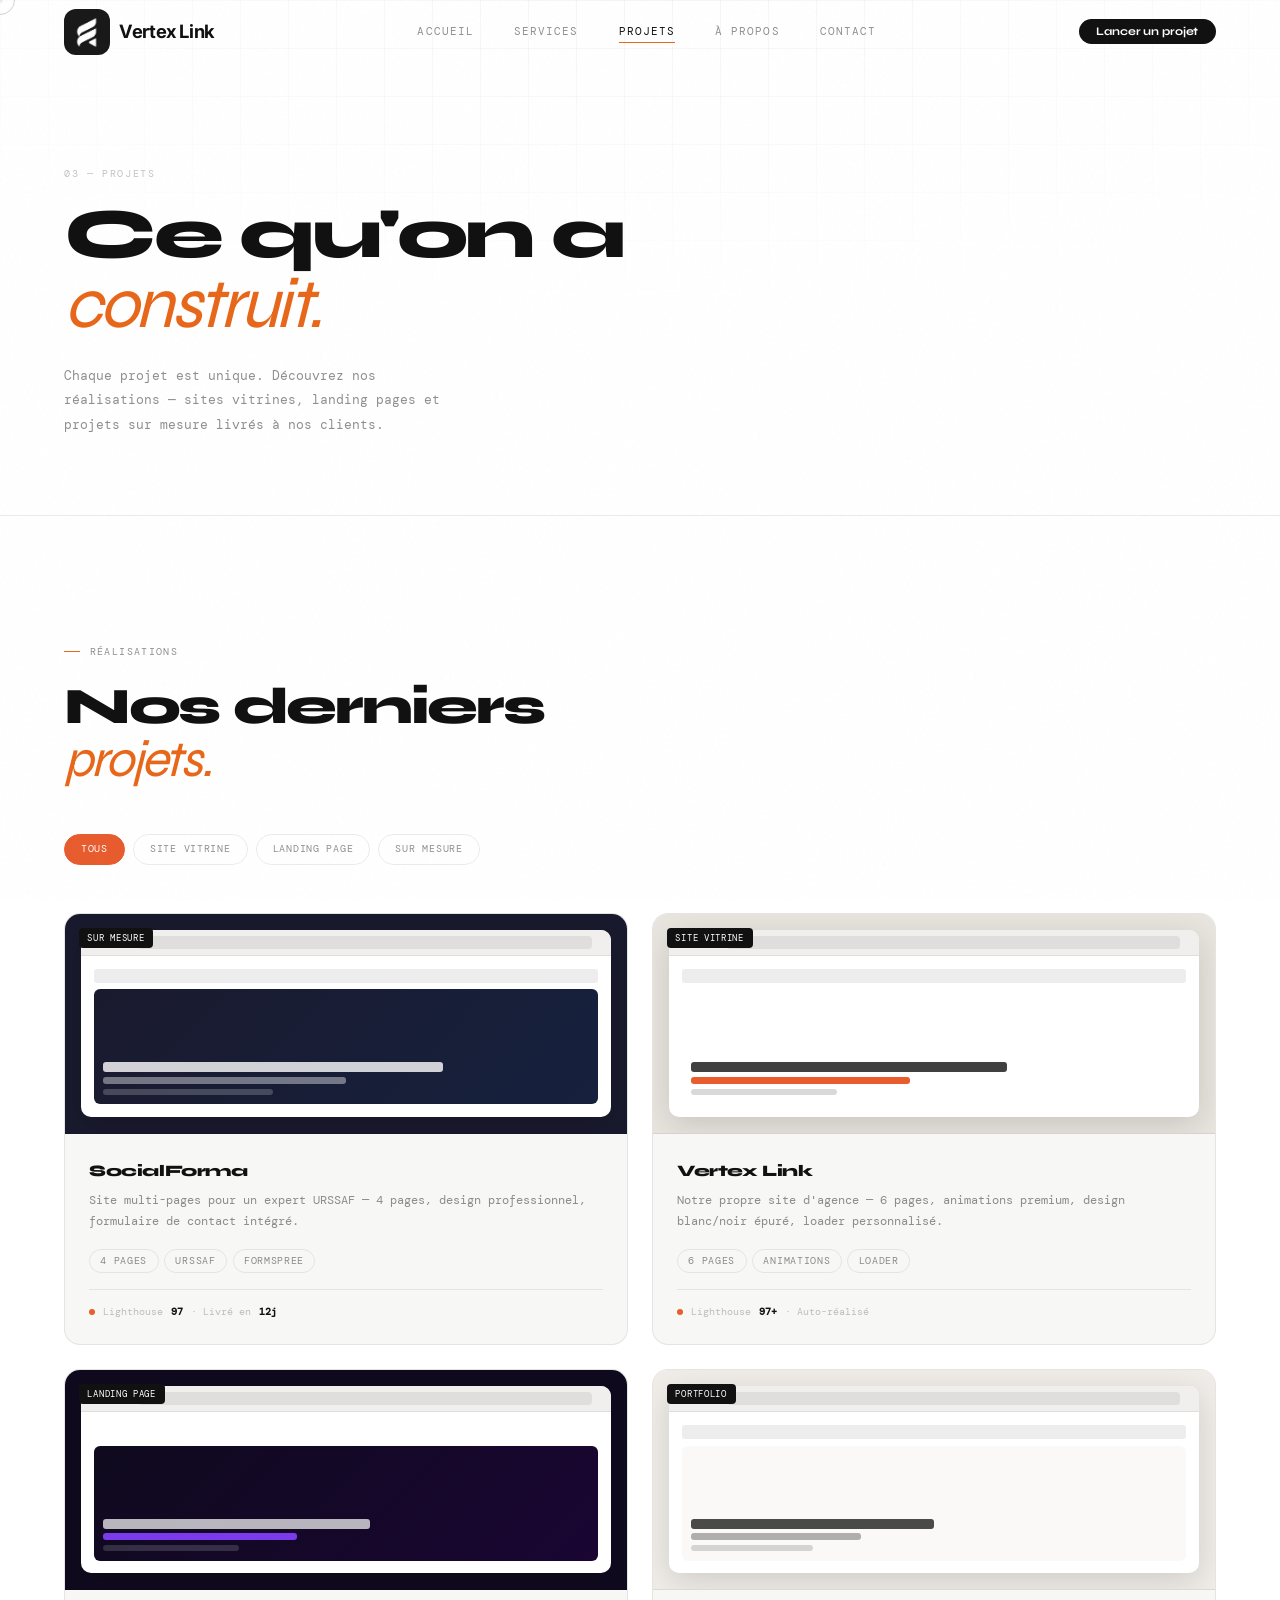
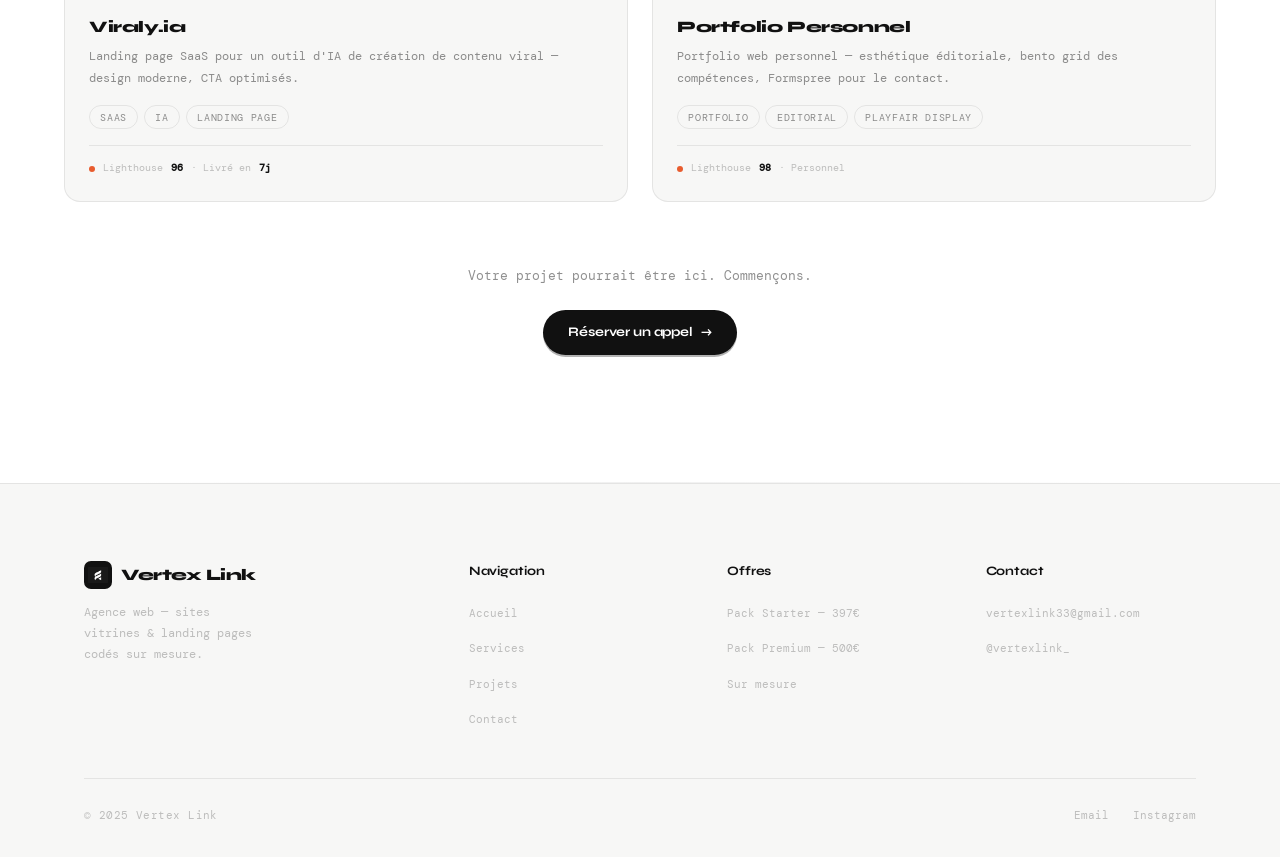
<file: portfolio.html>
<!DOCTYPE html>
<html lang="fr">
<head>
<meta charset="UTF-8">
<meta property="og:type" content="website">
<meta property="og:title" content="Projets — Vertex Link">
<meta property="og:description" content="Découvrez nos réalisations : sites vitrines, landing pages et projets sur-mesure.">
<meta property="og:site_name" content="Vertex Link">
<meta name="twitter:card" content="summary">
<meta name="twitter:title" content="Projets — Vertex Link">
<link rel="icon" type="image/png" href="logo.png">
<meta name="viewport" content="width=device-width,initial-scale=1.0">
<meta name="description" content="Portfolio Vertex Link — Sites vitrines, landing pages, projets sur mesure.">
<title>Projets — Vertex Link</title>
<link href="https://fonts.googleapis.com/css2?family=DM+Mono:ital,wght@0,300;0,400;1,300&family=Inter:wght@600;700&family=Syne:wght@700;800&display=swap" rel="stylesheet">
<link rel="stylesheet" href="style.css">
<style>
.filter-bar { display:flex; align-items:center; gap:.5rem; flex-wrap:wrap; margin-top:3rem; margin-bottom:3rem; }
.filter-btn { font-family:var(--f-m); font-size:.65rem; letter-spacing:.07em; text-transform:uppercase; padding:.38rem 1rem; border-radius:100px; border:1px solid var(--border); color:var(--muted); background:transparent; transition:background .2s,border-color .2s,color .2s; }
.filter-btn:hover { border-color:rgba(0,0,0,.2); color:#111; }
.filter-btn.active { background:#e85c2e; color:#fff; border-color:#e85c2e; }

.project-grid { display:grid; grid-template-columns:repeat(2,1fr); gap:1.5rem; }
.project-card { background:var(--bg2); border:1px solid var(--border); border-radius:16px; overflow:hidden; transition:transform .35s var(--ease),box-shadow .35s,border-color .2s; opacity:0; transform:translateY(18px); transition:opacity .6s var(--ease),transform .6s var(--ease); }
.project-card.on { opacity:1; transform:none; }
.project-card:nth-child(2).on { transition-delay:.08s; }
.project-card:nth-child(3).on { transition-delay:.16s; }
.project-card:nth-child(4).on { transition-delay:.24s; }
.project-card:hover { border-color:rgba(0,0,0,.18); box-shadow:0 12px 40px rgba(0,0,0,.08); }

.pc-thumb { height:220px; background:var(--bg3); position:relative; overflow:hidden; border-bottom:1px solid var(--border); }
.pc-thumb-label { position:absolute; top:.85rem; left:.85rem; font-family:var(--f-m); font-size:.55rem; letter-spacing:.08em; text-transform:uppercase; background:#111; color:#fff; padding:.18rem .55rem; border-radius:4px; z-index:2; }
/* Browser mockup */
.pc-browser { position:absolute; inset:1rem; border-radius:10px; overflow:hidden; box-shadow:0 8px 32px rgba(0,0,0,.14); background:#fff; display:flex; flex-direction:column; }
.pc-browser-bar { height:26px; background:#f0efed; display:flex; align-items:center; padding:0 .7rem; gap:.35rem; flex-shrink:0; border-bottom:1px solid rgba(0,0,0,.07); }
.pc-browser-dot { width:7px; height:7px; border-radius:50%; }
.pc-browser-url { flex:1; height:13px; background:rgba(0,0,0,.07); border-radius:4px; margin:0 .5rem; }
.pc-browser-body { flex:1; position:relative; overflow:hidden; }
/* Aperçu simulé — lignes de contenu */
.pc-mock { position:absolute; inset:0; padding:.8rem; display:flex; flex-direction:column; gap:.4rem; }
.pm-nav { height:14px; background:rgba(0,0,0,.07); border-radius:3px; width:100%; }
.pm-hero { flex:1; border-radius:6px; display:flex; flex-direction:column; justify-content:flex-end; padding:.6rem; gap:.3rem; }
.pm-h { height:10px; border-radius:3px; background:rgba(0,0,0,.75); width:60%; }
.pm-h2 { height:7px; border-radius:3px; background:rgba(0,0,0,.4); width:40%; }
.pm-h3 { height:6px; border-radius:3px; background:rgba(0,0,0,.15); width:30%; }
.pc-body { padding:1.5rem; }
.pc-name { font-family:var(--f-d); font-weight:800; font-size:1rem; letter-spacing:-.025em; color:#111; margin-bottom:.4rem; }
.pc-desc { font-family:var(--f-m); font-size:.74rem; color:var(--muted); line-height:1.8; margin-bottom:1rem; }
.pc-tags { display:flex; flex-wrap:wrap; gap:.35rem; margin-bottom:1rem; }
.pc-score { display:flex; align-items:center; gap:.5rem; font-family:var(--f-m); font-size:.64rem; color:var(--faint); border-top:1px solid var(--border); padding-top:.875rem; }
.pc-score-dot { width:6px; height:6px; border-radius:50%; background:#e85c2e; }
.pc-score strong { color:#111; }

/* CTA bottom */
.portfolio-cta { text-align:center; padding:4rem 0 0; }
.portfolio-cta p { font-family:var(--f-m); font-size:.8rem; color:var(--muted); margin-bottom:1.5rem; }

@media(max-width:768px){ .project-grid{grid-template-columns:1fr} }

/* ── ANIMATIONS EXTRA PORTFOLIO ── */
.project-card { opacity:0; transform:translateY(18px); }
.project-card.on { opacity:1; transform:none; transition:opacity .6s cubic-bezier(.16,1,.3,1),transform .6s cubic-bezier(.16,1,.3,1); }
.pc-name { transition:transform .3s cubic-bezier(.16,1,.3,1); }
.project-card:hover .pc-name { transform:translateX(4px); }
.filter-btn { transition:background .2s,border-color .2s,color .2s,transform .25s cubic-bezier(.16,1,.3,1); }
.filter-btn:hover { transform:translateY(-2px); }
</style>
</head>
<body>
<div id="vl-cursor"></div><div id="vl-ring"></div><div id="vl-prog"></div>

<header class="nav">
  <div class="nav__inner">
    <a href="home.html" class="nav__logo"><img src="logo.png" alt="VL" style="width:46px;height:46px;object-fit:cover;border-radius:12px;display:block;"><span class="nav__logo-txt" >Vertex Link</span></a>
    <nav class="nav__links">
      <a href="home.html" class="nav__link">Accueil</a>
      <a href="services.html" class="nav__link">Services</a>
      <a href="portfolio.html" class="nav__link active">Projets</a>
      <a href="a-propos.html" class="nav__link">À propos</a>
      <a href="contact.html" class="nav__link">Contact</a>
    </nav>
    <a href="contact.html" class="nav__cta">Lancer un projet</a>
    <button class="nav__burger" aria-label="Menu"><span></span><span></span><span></span></button>
  </div>
</header>
<nav class="mobile-nav">
  <a href="home.html">Accueil</a><a href="services.html">Services</a><a href="portfolio.html">Projets</a><a href="a-propos.html">À propos</a><a href="contact.html">Contact</a>
  <a href="contact.html" class="m-cta">Réserver un appel →</a>
</nav>

<div class="page-hero">
  <div class="page-hero__inner">
    <span class="page-hero__num">03 — Projets</span>
    <h1 class="page-hero__h1">
          <span class="split-wrap"><span class="split-line">Ce qu'on a</span></span><span class="split-wrap"><span class="split-line"><em>construit.</em></span></span>
        </h1>
    <p class="page-hero__p" data-words>Chaque projet est unique. Découvrez nos réalisations — sites vitrines, landing pages et projets sur mesure livrés à nos clients.</p>
  </div>
</div>

<main>
<section class="section">
  <div class="section__inner">
    <p class="eyebrow">Réalisations</p>
    <h2 class="h2">Nos derniers<br><em>projets.</em></h2>

    <div class="filter-bar">
      <button class="filter-btn active" data-filter="all">Tous</button>
      <button class="filter-btn" data-filter="vitrine">Site vitrine</button>
      <button class="filter-btn" data-filter="landing">Landing page</button>
      <button class="filter-btn" data-filter="mesure">Sur mesure</button>
    </div>

    <div class="project-grid">
      <div class="project-card" data-r data-cat="mesure">
        <div class="pc-thumb" style="background:#1a1a2e;">
          <span class="pc-thumb-label">Sur mesure</span>
          <div class="pc-browser">
            <div class="pc-browser-bar"><div class="pc-browser-dot" style="background:#ff5f57"></div><div class="pc-browser-dot" style="background:#febc2e"></div><div class="pc-browser-dot" style="background:#28c840"></div><div class="pc-browser-url"></div></div>
            <div class="pc-browser-body">
              <div class="pc-mock">
                <div class="pm-nav"></div>
                <div class="pm-hero" style="background:linear-gradient(135deg,#1a1a2e,#16213e);">
                  <div class="pm-h" style="background:rgba(255,255,255,.8);width:70%;"></div>
                  <div class="pm-h2" style="background:rgba(255,255,255,.4);width:50%;"></div>
                  <div class="pm-h3" style="background:rgba(255,255,255,.2);width:35%;"></div>
                </div>
              </div>
            </div>
          </div>
        </div>
        <div class="pc-body">
          <div class="pc-name">SocialForma</div>
          <p class="pc-desc">Site multi-pages pour un expert URSSAF — 4 pages, design professionnel, formulaire de contact intégré.</p>
          <div class="pc-tags"><span class="tag">4 pages</span><span class="tag">URSSAF</span><span class="tag">Formspree</span></div>
          <div class="pc-score"><span class="pc-score-dot"></span>Lighthouse <strong>97</strong> · Livré en <strong>12j</strong></div>
        </div>
      </div>

      <div class="project-card" data-r data-d="1" data-cat="vitrine">
        <div class="pc-thumb" style="background:#e8e4de;">
          <span class="pc-thumb-label">Site vitrine</span>
          <div class="pc-browser">
            <div class="pc-browser-bar"><div class="pc-browser-dot" style="background:#ff5f57"></div><div class="pc-browser-dot" style="background:#febc2e"></div><div class="pc-browser-dot" style="background:#28c840"></div><div class="pc-browser-url"></div></div>
            <div class="pc-browser-body">
              <div class="pc-mock">
                <div class="pm-nav"></div>
                <div class="pm-hero" style="background:#fff;">
                  <div class="pm-h" style="width:65%;"></div>
                  <div class="pm-h2" style="background:#e85c2e;width:45%;"></div>
                  <div class="pm-h3" style="width:30%;"></div>
                </div>
              </div>
            </div>
          </div>
        </div>
        <div class="pc-body">
          <div class="pc-name">Vertex Link</div>
          <p class="pc-desc">Notre propre site d'agence — 6 pages, animations premium, design blanc/noir épuré, loader personnalisé.</p>
          <div class="pc-tags"><span class="tag">6 pages</span><span class="tag">Animations</span><span class="tag">Loader</span></div>
          <div class="pc-score"><span class="pc-score-dot"></span>Lighthouse <strong>97+</strong> · Auto-réalisé</div>
        </div>
      </div>

      <div class="project-card" data-r data-d="2" data-cat="landing">
        <div class="pc-thumb" style="background:#0f0a1e;">
          <span class="pc-thumb-label">Landing page</span>
          <div class="pc-browser">
            <div class="pc-browser-bar"><div class="pc-browser-dot" style="background:#ff5f57"></div><div class="pc-browser-dot" style="background:#febc2e"></div><div class="pc-browser-dot" style="background:#28c840"></div><div class="pc-browser-url"></div></div>
            <div class="pc-browser-body">
              <div class="pc-mock">
                <div class="pm-nav" style="background:rgba(255,255,255,.06);"></div>
                <div class="pm-hero" style="background:linear-gradient(135deg,#0f0a1e,#1a0533);">
                  <div class="pm-h" style="background:rgba(255,255,255,.7);width:55%;"></div>
                  <div class="pm-h2" style="background:#7c3aed;width:40%;"></div>
                  <div class="pm-h3" style="background:rgba(255,255,255,.15);width:28%;"></div>
                </div>
              </div>
            </div>
          </div>
        </div>
        <div class="pc-body">
          <div class="pc-name">Viraly.ia</div>
          <p class="pc-desc">Landing page SaaS pour un outil d'IA de création de contenu viral — design moderne, CTA optimisés.</p>
          <div class="pc-tags"><span class="tag">SaaS</span><span class="tag">IA</span><span class="tag">Landing page</span></div>
          <div class="pc-score"><span class="pc-score-dot"></span>Lighthouse <strong>96</strong> · Livré en <strong>7j</strong></div>
        </div>
      </div>

      <div class="project-card" data-r data-d="3" data-cat="vitrine">
        <div class="pc-thumb" style="background:#f0ede8;">
          <span class="pc-thumb-label">Portfolio</span>
          <div class="pc-browser">
            <div class="pc-browser-bar"><div class="pc-browser-dot" style="background:#ff5f57"></div><div class="pc-browser-dot" style="background:#febc2e"></div><div class="pc-browser-dot" style="background:#28c840"></div><div class="pc-browser-url"></div></div>
            <div class="pc-browser-body">
              <div class="pc-mock">
                <div class="pm-nav"></div>
                <div class="pm-hero" style="background:#faf9f7;">
                  <div class="pm-h" style="width:50%;background:rgba(0,0,0,.7);"></div>
                  <div class="pm-h2" style="width:35%;background:rgba(0,0,0,.3);"></div>
                  <div class="pm-h3" style="width:25%;"></div>
                </div>
              </div>
            </div>
          </div>
        </div>
        <div class="pc-body">
          <div class="pc-name">Portfolio Personnel</div>
          <p class="pc-desc">Portfolio web personnel — esthétique éditoriale, bento grid des compétences, Formspree pour le contact.</p>
          <div class="pc-tags"><span class="tag">Portfolio</span><span class="tag">Editorial</span><span class="tag">Playfair Display</span></div>
          <div class="pc-score"><span class="pc-score-dot"></span>Lighthouse <strong>98</strong> · Personnel</div>
        </div>
      </div>
    </div>

    <div class="portfolio-cta">
      <p>Votre projet pourrait être ici. Commençons.</p>
      <a href="contact.html" class="btn btn--dark">Réserver un appel <span class="arr">→</span></a>
    </div>
  </div>
</section>
</main>

<footer class="footer">
  <div class="footer__inner">
    <div class="footer__top">
      <div><div class="footer__logo"><img src="logo.png" alt="VL" style="width:28px;height:28px;object-fit:contain;background:#111;border-radius:7px;padding:4px;">Vertex Link</div><p class="footer__desc">Agence web — sites vitrines &amp; landing pages codés sur mesure.</p></div>
      <div class="footer__col"><h3 class="footer__col-title">Navigation</h3><ul><li><a href="home.html">Accueil</a></li><li><a href="services.html">Services</a></li><li><a href="portfolio.html">Projets</a></li><li><a href="contact.html">Contact</a></li></ul></div>
      <div class="footer__col"><h3 class="footer__col-title">Offres</h3><ul><li><a href="services.html">Pack Starter — 397€</a></li><li><a href="services.html">Pack Premium — 500€</a></li><li><a href="services.html">Sur mesure</a></li></ul></div>
      <div class="footer__col"><h3 class="footer__col-title">Contact</h3><ul><li><a href="mailto:vertexlink33@gmail.com">vertexlink33@gmail.com</a></li><li><a href="https://instagram.com/vertexlink_" target="_blank">@vertexlink_</a></li></ul></div>
    </div>
    <div class="footer__bottom"><p class="footer__copy">© 2025 Vertex Link</p><div class="footer__social"><a href="mailto:vertexlink33@gmail.com">Email</a><a href="https://instagram.com/vertexlink_" target="_blank">Instagram</a></div></div>
  </div>
</footer>

<script src="shared.js"></script>
<script>
(function(){
  const io=new IntersectionObserver(entries=>entries.forEach(e=>{ if(e.isIntersecting){e.target.classList.add('on');io.unobserve(e.target);} }),{threshold:.08});
  document.querySelectorAll('.eyebrow,.h2,.project-card').forEach(el=>io.observe(el));
  document.querySelectorAll('.project-card').forEach((el,i)=>el.style.transitionDelay=(i*.08)+'s');

  // FILTER
  const btns=document.querySelectorAll('.filter-btn');
  const cards=document.querySelectorAll('.project-card');
  btns.forEach(btn=>btn.addEventListener('click',()=>{
    btns.forEach(b=>b.classList.remove('active'));
    btn.classList.add('active');
    const f=btn.dataset.filter;
    cards.forEach(c=>{ c.style.display=(f==='all'||c.dataset.cat===f)?'':'none'; });
  }));
})();
</script>
</body>
</html>
</file>
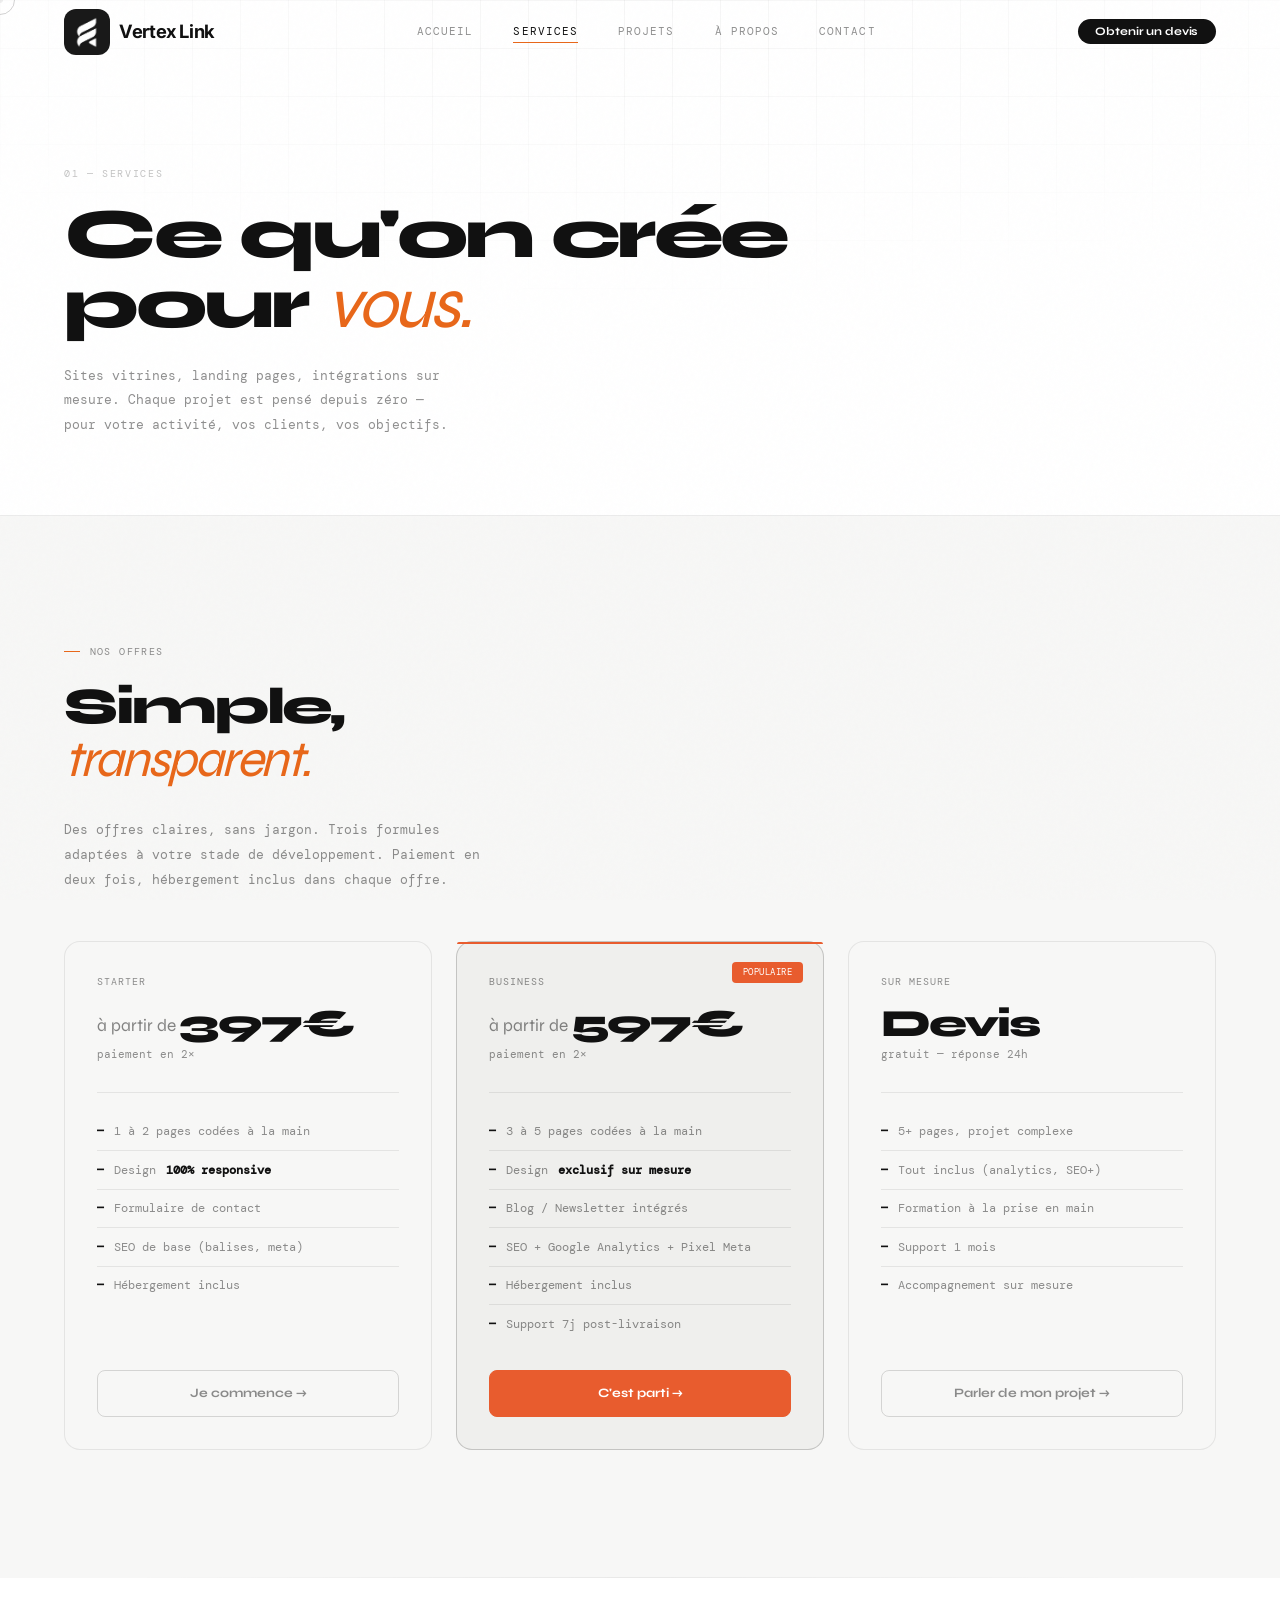
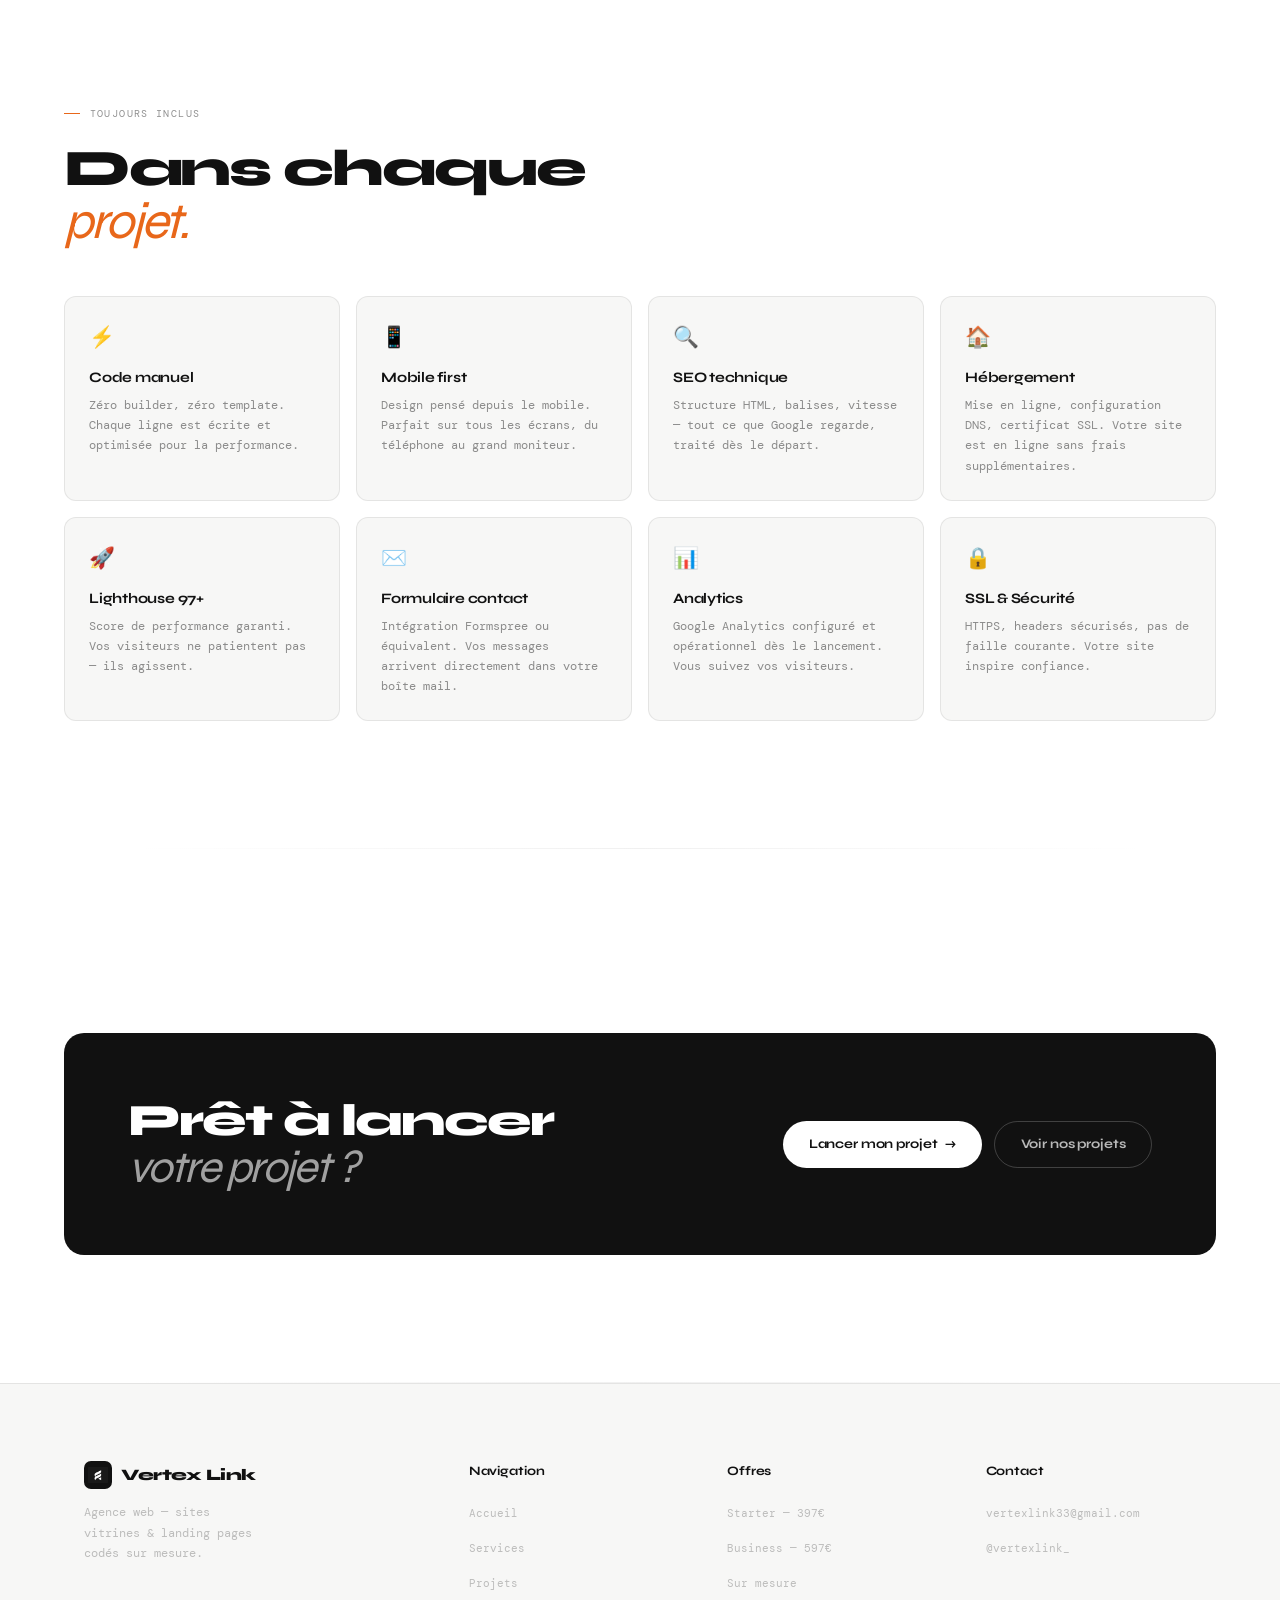
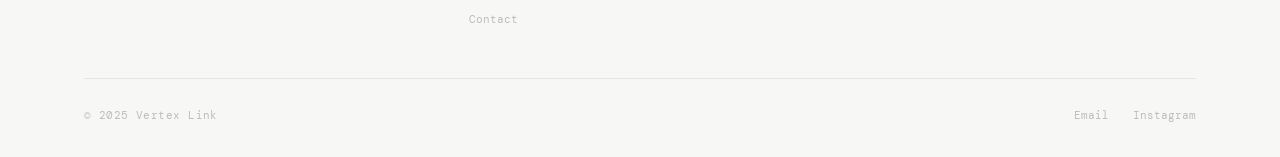
<file: services.html>
<!DOCTYPE html>
<html lang="fr">
<head>
<meta charset="UTF-8">
<meta property="og:type" content="website">
<meta property="og:title" content="Nos offres — Vertex Link">
<meta property="og:description" content="Site vitrine, landing page ou projet sur-mesure. À partir de 397€, paiement en 2×.">
<meta property="og:site_name" content="Vertex Link">
<meta name="twitter:card" content="summary">
<meta name="twitter:title" content="Nos offres — Vertex Link">
<link rel="icon" type="image/png" href="logo.png">
<meta name="viewport" content="width=device-width,initial-scale=1.0">
<meta name="description" content="Services Vertex Link — Sites vitrines, landing pages, audit SEO. Code sur mesure, Lighthouse 97+.">
<title>Services — Vertex Link</title>
<link href="https://fonts.googleapis.com/css2?family=DM+Mono:ital,wght@0,300;0,400;1,300&family=Inter:wght@600;700&family=Syne:wght@700;800&display=swap" rel="stylesheet">
<link rel="stylesheet" href="style.css">
<style>
/* OFFRES */
.offers-list { display:flex; flex-direction:column; margin-top:3.5rem; }
.offer-row {
  display:grid; grid-template-columns:3rem 1fr auto;
  gap:0 2rem; padding:2.5rem 0; border-bottom:1px solid var(--border);
  position:relative; transition:background .2s; align-items:start;
}
.offer-row:first-child { border-top:1px solid var(--border); }
.offer-row::before { content:''; position:absolute; left:0; top:0; bottom:0; width:2px; background:transparent; transition:background .3s; }
.offer-row:hover::before { background:#111; }
.offer-row:hover { background:var(--bg2); }
.offer-idx { font-family:var(--f-m); font-size:.65rem; letter-spacing:.08em; color:#e85c2e; padding-top:.2rem; }
.offer-name { font-family:var(--f-d); font-weight:800; font-size:1.4rem; letter-spacing:-.035em; color:#111; margin-bottom:.5rem; line-height:1; }
.offer-desc { font-family:var(--f-m); font-size:.8rem; color:var(--muted); line-height:1.8; max-width:50ch; margin-bottom:1rem; }
.offer-tags { display:flex; flex-wrap:wrap; gap:.35rem; }
.offer-price-col { text-align:right; padding-top:.1rem; white-space:nowrap; }
.offer-price { font-family:var(--f-d); font-weight:800; font-size:1.8rem; letter-spacing:-.045em; color:#111; display:block; line-height:1; }
.offer-note { font-family:var(--f-m); font-size:.66rem; color:var(--muted); margin-top:.3rem; display:block; }
.offer-cta { display:inline-flex; align-items:center; gap:.4rem; font-family:var(--f-m); font-size:.66rem; letter-spacing:.06em; text-transform:uppercase; color:#e85c2e; margin-top:1rem; transition:gap .25s; }
.offer-cta:hover { gap:.7rem; }

/* PRICING CARDS */
.pricing-grid { display:grid; grid-template-columns:repeat(3,1fr); gap:1.5rem; margin-top:3rem; }
.pc { background:var(--bg2); border:1px solid var(--border); border-radius:16px; padding:2rem; display:flex; flex-direction:column; position:relative; transition:border-color .25s,transform .3s var(--ease); }
.pc:hover { border-color:rgba(0,0,0,.2); transform:translateY(-3px); }
.pc--feat { border-color:rgba(0,0,0,.18); background:var(--bg3); }
.pc--feat::before { content:''; position:absolute; top:0; left:0; right:0; height:2px; background:#e85c2e; border-radius:16px 16px 0 0; }
.pc-badge { position:absolute; top:1.25rem; right:1.25rem; font-family:var(--f-m); font-size:.58rem; letter-spacing:.06em; text-transform:uppercase; background:#e85c2e; color:#fff; padding:.2rem .65rem; border-radius:4px; }
.pc-tier { font-family:var(--f-m); font-size:.65rem; letter-spacing:.1em; text-transform:uppercase; color:var(--muted); margin-bottom:.875rem; }
.pc-price { font-family:var(--f-d); font-weight:800; font-size:clamp(1.9rem,3vw,2.6rem); letter-spacing:-.05em; line-height:1; color:#111; margin-bottom:.25rem; }
.pc-period { font-family:var(--f-m); font-size:.66rem; color:var(--muted); margin-bottom:1.75rem; }
.pc-list { list-style:none; border-top:1px solid var(--border); padding-top:1.25rem; margin-bottom:1.75rem; display:flex; flex-direction:column; gap:0; flex:1; }
.pc-list li { display:flex; align-items:flex-start; gap:.625rem; font-family:var(--f-m); font-size:.76rem; color:var(--muted); padding:.6rem 0; border-bottom:1px solid var(--border); line-height:1.5; }
.pc-list li:last-child { border-bottom:none; }
.pc-list li::before { content:'—'; color:#111; font-weight:700; font-size:.7rem; flex-shrink:0; margin-top:1px; }
.pc-list li strong { color:#111; font-weight:700; }
.pc-btn { display:block; text-align:center; font-family:var(--f-d); font-weight:700; font-size:.8rem; padding:.75rem; border-radius:8px; border:1.5px solid rgba(0,0,0,.14); color:var(--muted); transition:background .2s,border-color .2s,color .2s; }
.pc-btn:hover { border-color:#111; color:#111; background:rgba(0,0,0,.03); }
.pc--feat .pc-btn { background:#e85c2e; border-color:#e85c2e; color:#fff; }
.pc--feat .pc-btn:hover { background:#333; }

/* INCLUS GRID */
.inclus-grid { display:grid; grid-template-columns:repeat(4,1fr); gap:1rem; margin-top:3rem; }
.inclus-item { background:var(--bg2); border:1px solid var(--border); border-radius:12px; padding:1.5rem; transition:border-color .25s,transform .25s var(--ease); opacity:0; transform:translateY(14px); transition:opacity .6s var(--ease),transform .6s var(--ease),border-color .25s; }
.inclus-item.on { opacity:1; transform:none; }
.inclus-item:hover { border-color:rgba(0,0,0,.2); transform:translateY(-2px); }
.inclus-icon { font-size:1.3rem; margin-bottom:.75rem; display:block; }
.inclus-title { font-family:var(--f-d); font-weight:700; font-size:.9rem; letter-spacing:-.015em; color:#111; margin-bottom:.35rem; }
.inclus-desc { font-family:var(--f-m); font-size:.74rem; color:var(--muted); line-height:1.7; }

/* CTA BAND */
.cta-band { background:#111; border-radius:20px; padding:clamp(3rem,5vw,5rem); display:flex; align-items:center; justify-content:space-between; gap:2rem; flex-wrap:wrap; margin-top:3.5rem; }
.cta-band__h { font-family:var(--f-d); font-weight:800; font-size:clamp(1.6rem,3.5vw,2.8rem); letter-spacing:-.045em; line-height:1.05; color:#fff; }
.cta-band__h em { font-style:italic; font-weight:400; opacity:.6; }
.cta-band__btns { display:flex; gap:.75rem; flex-shrink:0; }
.btn--white { background:#fff; color:#111; }
.btn--white:hover { box-shadow:0 6px 24px rgba(255,255,255,.2); }
.btn--wt { background:transparent; color:rgba(255,255,255,.7); border:1.5px solid rgba(255,255,255,.2); }
.btn--wt:hover { border-color:rgba(255,255,255,.6); color:#fff; }

@media(max-width:900px){ .offer-row{grid-template-columns:1fr} .offer-price-col{text-align:left} .pricing-grid{grid-template-columns:1fr;max-width:440px} .inclus-grid{grid-template-columns:1fr 1fr} .cta-band{flex-direction:column;text-align:center} }
@media(max-width:540px){ .inclus-grid{grid-template-columns:1fr} }

/* ── ANIMATIONS EXTRA SERVICES ── */
.offer-row { opacity:0; transform:translateY(18px); transition:opacity .65s cubic-bezier(.16,1,.3,1),transform .65s cubic-bezier(.16,1,.3,1),background .2s; }
.offer-row.on { opacity:1; transform:none; }
.offer-row:nth-child(2).on { transition-delay:.1s; }
.offer-row:nth-child(3).on { transition-delay:.2s; }
.offer-name { transition:transform .3s cubic-bezier(.16,1,.3,1),letter-spacing .3s; }
.offer-row:hover .offer-name { transform:translateX(5px); letter-spacing:-.02em; }
.offer-price { transition:transform .3s cubic-bezier(.16,1,.3,1); }
.offer-row:hover .offer-price { transform:scale(1.06); }
.pc { opacity:0; transform:translateY(16px); transition:opacity .6s cubic-bezier(.16,1,.3,1),transform .6s cubic-bezier(.16,1,.3,1),border-color .25s; }
.pc.on { opacity:1; transform:none; }
.pc:nth-child(2).on { transition-delay:.1s; }
.pc:nth-child(3).on { transition-delay:.2s; }
.cta-band { opacity:0; transform:translateY(20px); transition:opacity .7s cubic-bezier(.16,1,.3,1),transform .7s cubic-bezier(.16,1,.3,1); }
.cta-band.on { opacity:1; transform:none; }
</style>
</head>
<body>
<div id="vl-cursor"></div><div id="vl-ring"></div><div id="vl-prog"></div>

<header class="nav">
  <div class="nav__inner">
    <a href="home.html" class="nav__logo"><img src="logo.png" alt="VL" style="width:46px;height:46px;object-fit:cover;border-radius:12px;display:block;"><span class="nav__logo-txt" >Vertex Link</span></a>
    <nav class="nav__links">
      <a href="home.html" class="nav__link">Accueil</a>
      <a href="services.html" class="nav__link active">Services</a>
      <a href="portfolio.html" class="nav__link">Projets</a>
      <a href="a-propos.html" class="nav__link">À propos</a>
      <a href="contact.html" class="nav__link">Contact</a>
    </nav>
    <a href="contact.html" class="nav__cta">Obtenir un devis</a>
    <button class="nav__burger" aria-label="Menu"><span></span><span></span><span></span></button>
  </div>
</header>
<nav class="mobile-nav">
  <a href="home.html">Accueil</a><a href="services.html">Services</a><a href="portfolio.html">Projets</a><a href="a-propos.html">À propos</a><a href="contact.html">Contact</a>
  <a href="contact.html" class="m-cta">Réserver un appel →</a>
</nav>

<div class="page-hero">
  <div class="page-hero__inner">
    <span class="page-hero__num">01 — Services</span>
    <h1 class="page-hero__h1">
          <span class="split-wrap"><span class="split-line">Ce qu'on crée</span></span><span class="split-wrap"><span class="split-line">pour <em>vous.</em></span></span>
        </h1>
    <p class="page-hero__p" data-words>Sites vitrines, landing pages, intégrations sur mesure. Chaque projet est pensé depuis zéro — pour votre activité, vos clients, vos objectifs.</p>
  </div>
</div>

<main>

<!-- PRICING CARDS -->
<section class="section section--alt">
  <div class="section__inner">
    <p class="eyebrow">Nos offres</p>
    <h2 class="h2">Simple,<br><em>transparent.</em></h2>
    <p style="font-family:var(--f-m);font-size:.84rem;color:var(--muted);line-height:1.85;max-width:54ch;margin-bottom:3rem;">Des offres claires, sans jargon. Trois formules adaptées à votre stade de développement. Paiement en deux fois, hébergement inclus dans chaque offre.</p>
    <div class="pricing-grid">
      <div class="pc">
        <div class="pc-tier">Starter</div>
        <div class="pc-price"><span style="font-size:.45em;font-weight:400;letter-spacing:0;opacity:.5;vertical-align:middle;margin-right:.15em;">à partir de</span>397€</div>
        <div class="pc-period">paiement en 2×</div>
        <ul class="pc-list">
          <li>1 à 2 pages codées à la main</li>
          <li>Design <strong>100% responsive</strong></li>
          <li>Formulaire de contact</li>
          <li>SEO de base (balises, meta)</li>
          <li>Hébergement inclus</li>
        </ul>
        <a href="contact.html" class="pc-btn">Je commence →</a>
      </div>
      <div class="pc pc--feat">
        <div class="pc-badge">Populaire</div>
        <div class="pc-tier">Business</div>
        <div class="pc-price"><span style="font-size:.45em;font-weight:400;letter-spacing:0;opacity:.5;vertical-align:middle;margin-right:.15em;">à partir de</span>597€</div>
        <div class="pc-period">paiement en 2×</div>
        <ul class="pc-list">
          <li>3 à 5 pages codées à la main</li>
          <li>Design <strong>exclusif sur mesure</strong></li>
          <li>Blog / Newsletter intégrés</li>
          <li>SEO + Google Analytics + Pixel Meta</li>
          <li>Hébergement inclus</li>
          <li>Support 7j post-livraison</li>
        </ul>
        <a href="contact.html" class="pc-btn">C'est parti →</a>
      </div>
      <div class="pc">
        <div class="pc-tier">Sur mesure</div>
        <div class="pc-price">Devis</div>
        <div class="pc-period">gratuit — réponse 24h</div>
        <ul class="pc-list">
          <li>5+ pages, projet complexe</li>
          <li>Tout inclus (analytics, SEO+)</li>
          <li>Formation à la prise en main</li>
          <li>Support 1 mois</li>
          <li>Accompagnement sur mesure</li>
        </ul>
        <a href="contact.html" class="pc-btn">Parler de mon projet →</a>
      </div>
    </div>
  </div>
</section>

<!-- INCLUS -->
<section class="section">
  <div class="section__inner">
    <p class="eyebrow">Toujours inclus</p>
    <h2 class="h2">Dans chaque<br><em>projet.</em></h2>
    <div class="inclus-grid">
      <div class="inclus-item js-inc"><span class="inclus-icon">⚡</span><div class="inclus-title">Code manuel</div><p class="inclus-desc">Zéro builder, zéro template. Chaque ligne est écrite et optimisée pour la performance.</p></div>
      <div class="inclus-item js-inc"><span class="inclus-icon">📱</span><div class="inclus-title">Mobile first</div><p class="inclus-desc">Design pensé depuis le mobile. Parfait sur tous les écrans, du téléphone au grand moniteur.</p></div>
      <div class="inclus-item js-inc"><span class="inclus-icon">🔍</span><div class="inclus-title">SEO technique</div><p class="inclus-desc">Structure HTML, balises, vitesse — tout ce que Google regarde, traité dès le départ.</p></div>
      <div class="inclus-item js-inc"><span class="inclus-icon">🏠</span><div class="inclus-title">Hébergement</div><p class="inclus-desc">Mise en ligne, configuration DNS, certificat SSL. Votre site est en ligne sans frais supplémentaires.</p></div>
      <div class="inclus-item js-inc"><span class="inclus-icon">🚀</span><div class="inclus-title">Lighthouse 97+</div><p class="inclus-desc">Score de performance garanti. Vos visiteurs ne patientent pas — ils agissent.</p></div>
      <div class="inclus-item js-inc"><span class="inclus-icon">✉️</span><div class="inclus-title">Formulaire contact</div><p class="inclus-desc">Intégration Formspree ou équivalent. Vos messages arrivent directement dans votre boîte mail.</p></div>
      <div class="inclus-item js-inc"><span class="inclus-icon">📊</span><div class="inclus-title">Analytics</div><p class="inclus-desc">Google Analytics configuré et opérationnel dès le lancement. Vous suivez vos visiteurs.</p></div>
      <div class="inclus-item js-inc"><span class="inclus-icon">🔒</span><div class="inclus-title">SSL & Sécurité</div><p class="inclus-desc">HTTPS, headers sécurisés, pas de faille courante. Votre site inspire confiance.</p></div>
    </div>
  </div>
</section>

<!-- CTA -->
<section class="section">
  <div class="section__inner">
    <div class="cta-band" data-r>
      <h2 class="cta-band__h">Prêt à lancer<br><em>votre projet ?</em></h2>
      <div class="cta-band__btns">
        <a href="contact.html" class="btn btn--white">Lancer mon projet <span class="arr">→</span></a>
        <a href="portfolio.html" class="btn btn--wt">Voir nos projets</a>
      </div>
    </div>
  </div>
</section>

</main>

<footer class="footer">
  <div class="footer__inner">
    <div class="footer__top">
      <div><div class="footer__logo"><img src="logo.png" alt="VL" style="width:28px;height:28px;object-fit:contain;background:#111;border-radius:7px;padding:4px;">Vertex Link</div><p class="footer__desc">Agence web — sites vitrines &amp; landing pages codés sur mesure.</p></div>
      <div class="footer__col"><h3 class="footer__col-title">Navigation</h3><ul><li><a href="home.html">Accueil</a></li><li><a href="services.html">Services</a></li><li><a href="portfolio.html">Projets</a></li><li><a href="contact.html">Contact</a></li></ul></div>
      <div class="footer__col"><h3 class="footer__col-title">Offres</h3><ul><li><a href="services.html">Starter — 397€</a></li><li><a href="services.html">Business — 597€</a></li><li><a href="services.html">Sur mesure</a></li></ul></div>
      <div class="footer__col"><h3 class="footer__col-title">Contact</h3><ul><li><a href="mailto:vertexlink33@gmail.com">vertexlink33@gmail.com</a></li><li><a href="https://instagram.com/vertexlink_" target="_blank">@vertexlink_</a></li></ul></div>
    </div>
    <div class="footer__bottom"><p class="footer__copy">© 2025 Vertex Link</p><div class="footer__social"><a href="mailto:vertexlink33@gmail.com">Email</a><a href="https://instagram.com/vertexlink_" target="_blank">Instagram</a></div></div>
  </div>
</footer>

<script src="shared.js"></script>
<script>
(function(){
  const io=new IntersectionObserver(entries=>entries.forEach(e=>{ if(e.isIntersecting){e.target.classList.add('on');io.unobserve(e.target);} }),{threshold:.08});
  document.querySelectorAll('.eyebrow,.h2,.inclus-item,.offer-row,.pc,.cta-band').forEach(el=>io.observe(el));
  // inclus stagger delay
  document.querySelectorAll('.inclus-item').forEach((el,i)=>el.style.transitionDelay=(i*.06)+'s');
  document.querySelectorAll('.pc').forEach((el,i)=>el.style.transitionDelay=(i*.1)+'s');
})();
</script>
</body>
</html>
</file>
<file: style.css>
/* ============================================================
   VERTEX LINK — Design System v4
   White · Black · Syne + DM Mono
   ============================================================ */

@import url('https://fonts.googleapis.com/css2?family=Syne:wght@400;600;700;800&family=DM+Mono:ital,wght@0,300;0,400;1,300&display=swap');

*, *::before, *::after { margin:0; padding:0; box-sizing:border-box; }
html { scroll-behavior:smooth; }
img, svg { display:block; max-width:100%; }
a { text-decoration:none; color:inherit; }
ul, ol { list-style:none; }
button { cursor:none; border:none; background:none; font:inherit; }
input, textarea, select { font:inherit; }
* { cursor:none !important; }

:root {
  --bg:      #FFFFFF;
  --bg2:     #F7F7F6;
  --bg3:     #EFEFED;
  --border:  rgba(0,0,0,.08);
  --border2: rgba(0,0,0,.14);
  --ink:     #111111;
  --muted:   rgba(0,0,0,.44);
  --faint:   rgba(0,0,0,.24);
  --acc:     #E8671A;
  --acc-lt:  #F07828;
  --acc-dim: rgba(232,103,26,.1);
  --f-d: 'Syne', sans-serif;
  --f-m: 'DM Mono', monospace;
  --nav-h: 64px;
  --pad:   clamp(1.5rem, 5vw, 5rem);
  --max:   1240px;
  --ease:  cubic-bezier(.16,1,.3,1);
}

body {
  font-family: var(--f-d);
  background: var(--bg);
  color: var(--ink);
  -webkit-font-smoothing: antialiased;
  overflow-x: hidden;
  line-height: 1.6;
}
body::after {
  content:''; position:fixed; inset:0; z-index:9997; pointer-events:none;
  background-image:url("data:image/svg+xml,%3Csvg viewBox='0 0 256 256' xmlns='http://www.w3.org/2000/svg'%3E%3Cfilter id='n'%3E%3CfeTurbulence type='fractalNoise' baseFrequency='.9' numOctaves='4' stitchTiles='stitch'/%3E%3C/filter%3E%3Crect width='100%25' height='100%25' filter='url(%23n)' opacity='.02'/%3E%3C/svg%3E");
  mix-blend-mode:multiply;
}

/* CURSOR */
#vl-cursor { position:fixed; width:6px; height:6px; background:#111; border-radius:50%; pointer-events:none; z-index:99999; transform:translate(-50%,-50%); mix-blend-mode:difference; }
#vl-ring { position:fixed; width:30px; height:30px; border:1px solid rgba(0,0,0,.18); border-radius:50%; pointer-events:none; z-index:99998; transform:translate(-50%,-50%); transition:width .3s var(--ease),height .3s var(--ease); }
#vl-cursor.h { width:4px; height:4px; }
#vl-ring.h { width:44px; height:44px; border-color:rgba(0,0,0,.4); }
#vl-prog { position:fixed; top:0; left:0; height:1.5px; width:0%; background:var(--acc); z-index:10001; transition:width .08s linear; }

/* NAV */
.nav { position:fixed; top:0; left:0; right:0; height:var(--nav-h); padding:0 var(--pad); z-index:1000; transition:background .4s,border-color .4s,backdrop-filter .4s; border-bottom:1px solid transparent; }
.nav.scrolled { background:rgba(255,255,255,.92); backdrop-filter:blur(20px) saturate(1.8); -webkit-backdrop-filter:blur(20px) saturate(1.8); border-color:var(--border); }
.nav__inner { max-width:var(--max); width:100%; height:100%; margin:0 auto; display:flex; align-items:center; justify-content:space-between; }
.nav__logo { display:flex; align-items:center; gap:9px; }
.nav__logo-txt { font-family:"Inter",sans-serif; font-weight:700; font-size:1.15rem; letter-spacing:-.02em; color:#111; line-height:1; }
.nav__links { display:flex; align-items:center; gap:2.5rem; }
.nav__link { font-family:var(--f-m); font-size:.67rem; letter-spacing:.1em; text-transform:uppercase; color:var(--muted); transition:color .2s; position:relative; }
.nav__link::after { content:''; position:absolute; bottom:-3px; left:0; width:0; height:1.5px; background:var(--acc); transition:width .28s var(--ease); }
.nav__link:hover { color:#111; }
.nav__link:hover::after,.nav__link.active::after { width:100%; }
.nav__link.active { color:#111; }
.nav__cta { font-family:var(--f-d); font-weight:700; font-size:.72rem; letter-spacing:-.01em; color:#fff; background:#111; padding:.42rem 1.1rem; border-radius:100px; transition:transform .3s var(--ease),box-shadow .3s; display:inline-flex; align-items:center; white-space:nowrap; line-height:1; }
.nav__cta:hover { transform:translateY(-1px); box-shadow:0 4px 18px rgba(0,0,0,.18); }

.nav__burger { display:none; flex-direction:column; gap:5px; padding:4px; }
.nav__burger span { display:block; width:22px; height:1.5px; background:#111; transition:transform .3s,opacity .3s; }
.nav__burger.open span:nth-child(1) { transform:translateY(6.5px) rotate(45deg); }
.nav__burger.open span:nth-child(2) { opacity:0; }
.nav__burger.open span:nth-child(3) { transform:translateY(-6.5px) rotate(-45deg); }

.mobile-nav { display:none; position:fixed; top:var(--nav-h); left:0; right:0; background:#fff; border-bottom:1px solid var(--border); padding:1.5rem var(--pad) 2rem; flex-direction:column; gap:0; z-index:999; box-shadow:0 16px 40px rgba(0,0,0,.07); }
.mobile-nav.open { display:flex; }
.mobile-nav a { font-family:var(--f-d); font-weight:700; font-size:1.1rem; letter-spacing:-.02em; color:var(--muted); padding:.9rem 0; border-bottom:1px solid var(--border); transition:color .2s; }
.mobile-nav a:hover { color:#111; }
.mobile-nav .m-cta { color:#111 !important; border:none; padding-top:1.25rem; }

/* LAYOUT */
.section { padding:clamp(5rem,10vw,9rem) var(--pad); position:relative; }
.section--alt { background:var(--bg2); }
.section__inner { max-width:var(--max); margin:0 auto; }

/* EYEBROW + H2 */
.eyebrow {
  font-family:var(--f-m); font-size:.62rem; letter-spacing:.14em; text-transform:uppercase; color:var(--muted);
  display:flex; align-items:center; gap:.6rem; margin-bottom:1.25rem;
  opacity:0; transform:translateY(10px); transition:opacity .6s var(--ease),transform .6s var(--ease);
}
.eyebrow::before { content:''; width:16px; height:1px; background:var(--acc); flex-shrink:0; }
.eyebrow.on { opacity:1; transform:none; }
.h2 {
  font-family:var(--f-d); font-weight:800; font-size:clamp(1.9rem,4vw,3.4rem);
  letter-spacing:-.045em; line-height:1.04; color:#111; margin-bottom:2rem;
  opacity:0; transform:translateY(14px); transition:opacity .7s var(--ease) .08s,transform .7s var(--ease) .08s;
}
.h2.on { opacity:1; transform:none; }
.h2 em { font-style:italic; font-weight:400; color:var(--acc); }

/* BUTTONS */
.btn {
  display:inline-flex; align-items:center; gap:.5rem;
  font-family:var(--f-d); font-weight:700; font-size:.82rem; letter-spacing:-.01em;
  padding:.75rem 1.6rem; border-radius:100px; position:relative; overflow:hidden;
  transition:transform .3s var(--ease),box-shadow .3s; white-space:nowrap;
}
.btn .arr { transition:transform .3s var(--ease); }
.btn:hover .arr { transform:translateX(4px); }
.btn:hover { transform:translateY(-2px); }
.btn--dark { background:#111; color:#fff; box-shadow:0 2px 0 rgba(0,0,0,.3); }
.btn--dark:hover { box-shadow:0 6px 24px rgba(0,0,0,.2); }
.btn--ghost { background:transparent; color:#111; border:1.5px solid rgba(0,0,0,.15); }
.btn--ghost:hover { border-color:#111; background:rgba(0,0,0,.03); }

/* PAGE HERO (pages secondaires — fond blanc) */
.page-hero {
  padding:calc(var(--nav-h) + clamp(3.5rem,8vw,7rem)) var(--pad) clamp(3rem,6vw,5.5rem);
  border-bottom:1px solid var(--border); position:relative; overflow:hidden; background:var(--bg);
}
.page-hero::before {
  content:''; position:absolute; inset:0;
  background-image:linear-gradient(rgba(0,0,0,.038) 1px,transparent 1px),linear-gradient(90deg,rgba(0,0,0,.038) 1px,transparent 1px);
  background-size:48px 48px;
  mask-image:radial-gradient(ellipse 80% 70% at 50% 0%,black,transparent 85%);
  -webkit-mask-image:radial-gradient(ellipse 80% 70% at 50% 0%,black,transparent 85%);
}
.page-hero__inner { max-width:var(--max); margin:0 auto; position:relative; z-index:1; }
.page-hero__num { font-family:var(--f-m); font-size:.64rem; letter-spacing:.16em; text-transform:uppercase; color:var(--faint); margin-bottom:1rem; display:block; }
.page-hero__h1 {
  font-family:var(--f-d); font-weight:800; font-size:clamp(2.6rem,5.5vw,5rem);
  letter-spacing:-.048em; line-height:1; color:#111; margin-bottom:1.5rem;
}
.page-hero__h1 em { font-style:italic; font-weight:400; color:var(--acc); }
.page-hero__p { font-family:var(--f-m); font-size:.84rem; color:var(--muted); line-height:1.85; max-width:48ch; }

/* MARQUEE */
.marquee { overflow:hidden; border-top:1px solid var(--border); border-bottom:1px solid var(--border); padding:1rem 0; }
.marquee-track { display:flex; width:max-content; animation:mq 34s linear infinite; }
.marquee:hover .marquee-track { animation-play-state:paused; }
.marquee-item { font-family:var(--f-m); font-size:.65rem; letter-spacing:.1em; text-transform:uppercase; color:rgba(0,0,0,.3); padding:0 2.5rem; white-space:nowrap; display:flex; align-items:center; gap:2.5rem; }
.marquee-dot { width:3px; height:3px; border-radius:50%; background:rgba(0,0,0,.2); }
@keyframes mq { to { transform:translateX(-50%); } }

/* SCORE BARS */
.score-wrap { display:flex; flex-direction:column; gap:.6rem; }
.score-row { display:flex; align-items:center; gap:.75rem; }
.score-lbl { font-family:var(--f-m); font-size:.64rem; color:var(--muted); width:80px; flex-shrink:0; }
.score-bar { flex:1; height:3px; background:rgba(0,0,0,.07); border-radius:2px; overflow:hidden; }
.score-fill { height:100%; width:0; background:var(--acc); border-radius:2px; transition:width 1.2s var(--ease); }
.score-val { font-family:var(--f-m); font-size:.64rem; color:#111; min-width:2.5rem; text-align:right; }

/* FOOTER */
.footer { border-top:1px solid var(--border); background:var(--bg2); }
.footer__inner { max-width:var(--max); margin:0 auto; padding:clamp(3rem,6vw,5rem) var(--pad) 2rem; }
.footer__top { display:grid; grid-template-columns:1.6fr repeat(3,1fr); gap:3rem; padding-bottom:3rem; border-bottom:1px solid var(--border); margin-bottom:1.75rem; }
.footer__logo { display:flex; align-items:center; gap:9px; font-family:var(--f-d); font-weight:800; font-size:1rem; letter-spacing:-.03em; color:#111; margin-bottom:.875rem; }
.footer__desc { font-family:var(--f-m); font-size:.72rem; color:var(--faint); line-height:1.8; max-width:26ch; }
.footer__col-title { font-family:var(--f-d); font-weight:700; font-size:.8rem; color:#111; letter-spacing:-.01em; margin-bottom:1.1rem; }
.footer__col ul { display:flex; flex-direction:column; gap:.6rem; }
.footer__col a { font-family:var(--f-m); font-size:.7rem; color:var(--faint); transition:color .2s; }
.footer__col a:hover { color:#111; }
.footer__bottom { display:flex; align-items:center; justify-content:space-between; flex-wrap:wrap; gap:1rem; }
.footer__copy { font-family:var(--f-m); font-size:.68rem; color:var(--faint); letter-spacing:.04em; }
.footer__social { display:flex; gap:1.5rem; }
.footer__social a { font-family:var(--f-m); font-size:.68rem; color:var(--faint); transition:color .2s; }
.footer__social a:hover { color:#111; }

/* TAG */
.tag { font-family:var(--f-m); font-size:.6rem; letter-spacing:.07em; text-transform:uppercase; padding:.22rem .65rem; border:1px solid var(--border); border-radius:100px; color:var(--muted); }

/* RESPONSIVE */
@media(max-width:1024px) { :root { --pad:2.5rem; } }
@media(max-width:768px) {
  :root { --pad:1.5rem; }
  .nav__links,.nav__cta { display:none; }
  .nav__burger { display:flex; }
  .footer__top { grid-template-columns:1fr 1fr; gap:2rem; }
}
@media(max-width:480px) { .footer__top { grid-template-columns:1fr; } }

/* ============================================================
   ANIMATIONS GLOBALES — toutes pages
   ============================================================ */

/* ── DATA-REVEAL générique ── */
[data-r] {
  opacity: 0;
  transform: translateY(22px);
  transition: opacity .7s cubic-bezier(.16,1,.3,1), transform .7s cubic-bezier(.16,1,.3,1);
}
[data-r].on { opacity: 1; transform: none; }
[data-r][data-d="1"] { transition-delay: .1s; }
[data-r][data-d="2"] { transition-delay: .2s; }
[data-r][data-d="3"] { transition-delay: .3s; }
[data-r][data-d="4"] { transition-delay: .4s; }

/* ── SPLIT LINES (titres pages secondaires) ── */
.split-wrap { overflow: hidden; }
.split-line {
  display: block;
  transform: translateY(110%);
  transition: transform .9s cubic-bezier(.16,1,.3,1);
}
.split-line.on { transform: translateY(0); }
.split-line:nth-child(2) { transition-delay: .12s; }
.split-line:nth-child(3) { transition-delay: .24s; }

/* ── NAV LINKS — underline slide ── */
.nav__link::after { transition: width .3s cubic-bezier(.16,1,.3,1); }

/* ── FOOTER — fade in depuis bas ── */
.footer__col, .footer__logo, .footer__desc {
  opacity: 0; transform: translateY(16px);
  transition: opacity .6s cubic-bezier(.16,1,.3,1), transform .6s cubic-bezier(.16,1,.3,1);
}
.footer__col.on, .footer__logo.on, .footer__desc.on { opacity: 1; transform: none; }

/* ── PAGE HERO — numéro + h1 + p ── */
.page-hero__num {
  opacity: 0; transform: translateY(8px);
  transition: opacity .5s ease .1s, transform .5s var(--ease) .1s;
}
.page-hero__num.on { opacity: 1; transform: none; }
.page-hero__h1 {
  opacity: 0;
  transition: opacity .01s; /* géré par split-line */
}
.page-hero__h1.on { opacity: 1; }
.page-hero__p {
  opacity: 0; transform: translateY(12px);
  transition: opacity .6s ease .55s, transform .6s var(--ease) .55s;
}
.page-hero__p.on { opacity: 1; transform: none; }

/* ── HOVER LIENS NAV — couleur glisse ── */
.nav__link { transition: color .2s, letter-spacing .3s cubic-bezier(.16,1,.3,1); }
.nav__link:hover { letter-spacing: .12em; }

/* ── BOUTONS — shimmer au hover ── */
.btn::before {
  content: '';
  position: absolute; top: 0; left: -100%; width: 50%; height: 100%;
  background: linear-gradient(90deg, transparent, rgba(255,255,255,.12), transparent);
  transition: left .5s ease;
  pointer-events: none;
}
.btn:hover::before { left: 150%; }

/* ── BORDER SCAN — ligne qui glisse en bas de section ── */
.section::after {
  content: '';
  position: absolute; bottom: 0; left: 10%; right: 10%; height: 1px;
  background: linear-gradient(90deg, transparent, rgba(0,0,0,.06), transparent);
}

/* ── MARQUEE — items apparaissent en fade au load ── */
.marquee { opacity: 0; transition: opacity .8s ease .3s; }
.marquee.on { opacity: 1; }

/* ── COUNTER number — clip reveal ── */
.stat-num {
  clip-path: inset(0 0 0 0);
  transition: transform .35s cubic-bezier(.16,1,.3,1), clip-path .4s ease;
}

/* ── TAG hover ── */
.tag { transition: border-color .2s, color .2s, transform .25s cubic-bezier(.16,1,.3,1); }
.tag:hover { border-color: rgba(0,0,0,.25); color: #111; transform: translateY(-1px); }

/* ── SCROLL PROGRESS COLOR ── */
#vl-prog { transition: width .06s linear; }

/* ── CURSOR trail ── */
#vl-ring { transition: left .12s cubic-bezier(.16,1,.3,1), top .12s cubic-bezier(.16,1,.3,1), width .3s var(--ease), height .3s var(--ease); }

/* ============================================================
   ANIMATIONS PULSOR-STYLE
   clip-path reveal · word-by-word · line draw · no tilt/shimmer
   ============================================================ */

/* Supprimer tilt et shimmer (trop flashy vs Pulsor) */
.btn::before { display:none !important; }

/* ── WORD REVEAL — chaque mot monte individuellement ── */
.words-wrap { overflow:hidden; }
.word {
  display:inline-block;
  transform:translateY(105%);
  opacity:0;
  transition:transform .8s cubic-bezier(.16,1,.3,1), opacity .01s;
}
.word.on {
  transform:translateY(0);
  opacity:1;
}

/* ── CLIP PATH REVEAL — section apparaît en wipe ── */
.clip-reveal {
  clip-path: inset(0 100% 0 0);
  transition: clip-path 1s cubic-bezier(.16,1,.3,1);
}
.clip-reveal.on { clip-path: inset(0 0% 0 0); }

/* ── LINE DRAW — bordure qui se dessine ── */
.line-draw {
  position:relative;
}
.line-draw::after {
  content:'';
  position:absolute; bottom:0; left:0;
  width:0; height:1px; background:#111;
  transition:width .9s cubic-bezier(.16,1,.3,1);
}
.line-draw.on::after { width:100%; }

/* ── COUNTER FLIP — chiffres qui "flippent" ── */
@keyframes flipIn {
  0%   { transform:translateY(-60%) rotateX(90deg); opacity:0; }
  100% { transform:translateY(0) rotateX(0deg); opacity:1; }
}
.stat.on .stat-num {
  animation:flipIn .6s cubic-bezier(.16,1,.3,1) both;
}
.stat:nth-child(2).on .stat-num { animation-delay:.1s; }
.stat:nth-child(3).on .stat-num { animation-delay:.2s; }
.stat:nth-child(4).on .stat-num { animation-delay:.3s; }

/* ── HERO — texte par mots (index) ── */
.hero__h1 .li {
  /* déjà géré par translateY(110%) */
}

/* ── MARQUEE hover — item bold ── */
.marquee-item:hover { color:#111; font-weight:400; }

/* ── NAV — pas de letter-spacing hover (trop Pulsor épuré) ── */
.nav__link:hover { letter-spacing:.1em; }

/* ── SECTION COUNTER — chiffres style Pulsor ── */
.stat-num {
  perspective:400px;
  transform-style:preserve-3d;
}

/* ── FEAT — fade + slide simple ── */
.feat {
  opacity: 0 !important;
  transform: translateY(20px) !important;
  transition: opacity .65s cubic-bezier(.16,1,.3,1), transform .65s cubic-bezier(.16,1,.3,1), background .25s !important;
}
.feat.on { opacity: 1 !important; transform: none !important; }
.feat:nth-child(2).on { transition-delay:.1s; }
.feat:nth-child(3).on { transition-delay:.2s; }

/* ── PAGE HERO H1 — slide-up pur ── */
.page-hero__h1 { opacity:1 !important; }
.split-line {
  display:block;
  transform:translateY(110%);
  transition:transform .9s cubic-bezier(.16,1,.3,1);
}
.split-line.on { transform:translateY(0); }
.split-line:nth-child(2) { transition-delay:.14s; }
.split-line:nth-child(3) { transition-delay:.28s; }

/* ── FOOTER — fade simple ── */
.footer__col, .footer__logo, .footer__desc {
  opacity:0; transform:translateY(12px);
  transition:opacity .55s cubic-bezier(.16,1,.3,1), transform .55s cubic-bezier(.16,1,.3,1);
}
.footer__col.on,.footer__logo.on,.footer__desc.on { opacity:1; transform:none; }

/* ── PROOF BAR — ligne qui grandit (Pulsor-style) ── */
.hero__proof {
  position:relative;
}
.hero__proof::before {
  content:'';
  position:absolute; top:0; left:0;
  width:0; height:1px; background:rgba(0,0,0,.07);
  transition:width 1.2s cubic-bezier(.16,1,.3,1) .8s;
}
.hero__proof.on::before { width:100%; }
/* cacher l'ancien border-top */
.hero__proof { border-top:none !important; padding-top:1.5rem; }

/* ── CTA BAND — fade simple ── */
.cta-band {
  opacity:0;
  transform:translateY(16px);
  transition:opacity .8s cubic-bezier(.16,1,.3,1), transform .8s cubic-bezier(.16,1,.3,1);
}
.cta-band.on { opacity:1; transform:none; }

/* ── BADGE H1 ── */
.ln--badge { position: relative; }
.h1-badge {
  position: absolute;
  top: 0;
  left: calc(100% + .3em);
  background: #111;
  color: #fff;
  font-family: var(--f-d);
  font-style: italic;
  font-weight: 700;
  font-size: clamp(.55rem, 1vw, .78rem);
  letter-spacing: .01em;
  padding: .28em .65em;
  border-radius: 5px;
  white-space: nowrap;
  opacity: 0;
  transform: translateY(4px);
  animation: vlu .6s cubic-bezier(.16,1,.3,1) .55s forwards;
  pointer-events: none;
}
@media(max-width:768px){
  .h1-badge { position:static; display:inline-block; vertical-align:super; margin-left:.3em; font-size:.55rem; }
}
</file>
